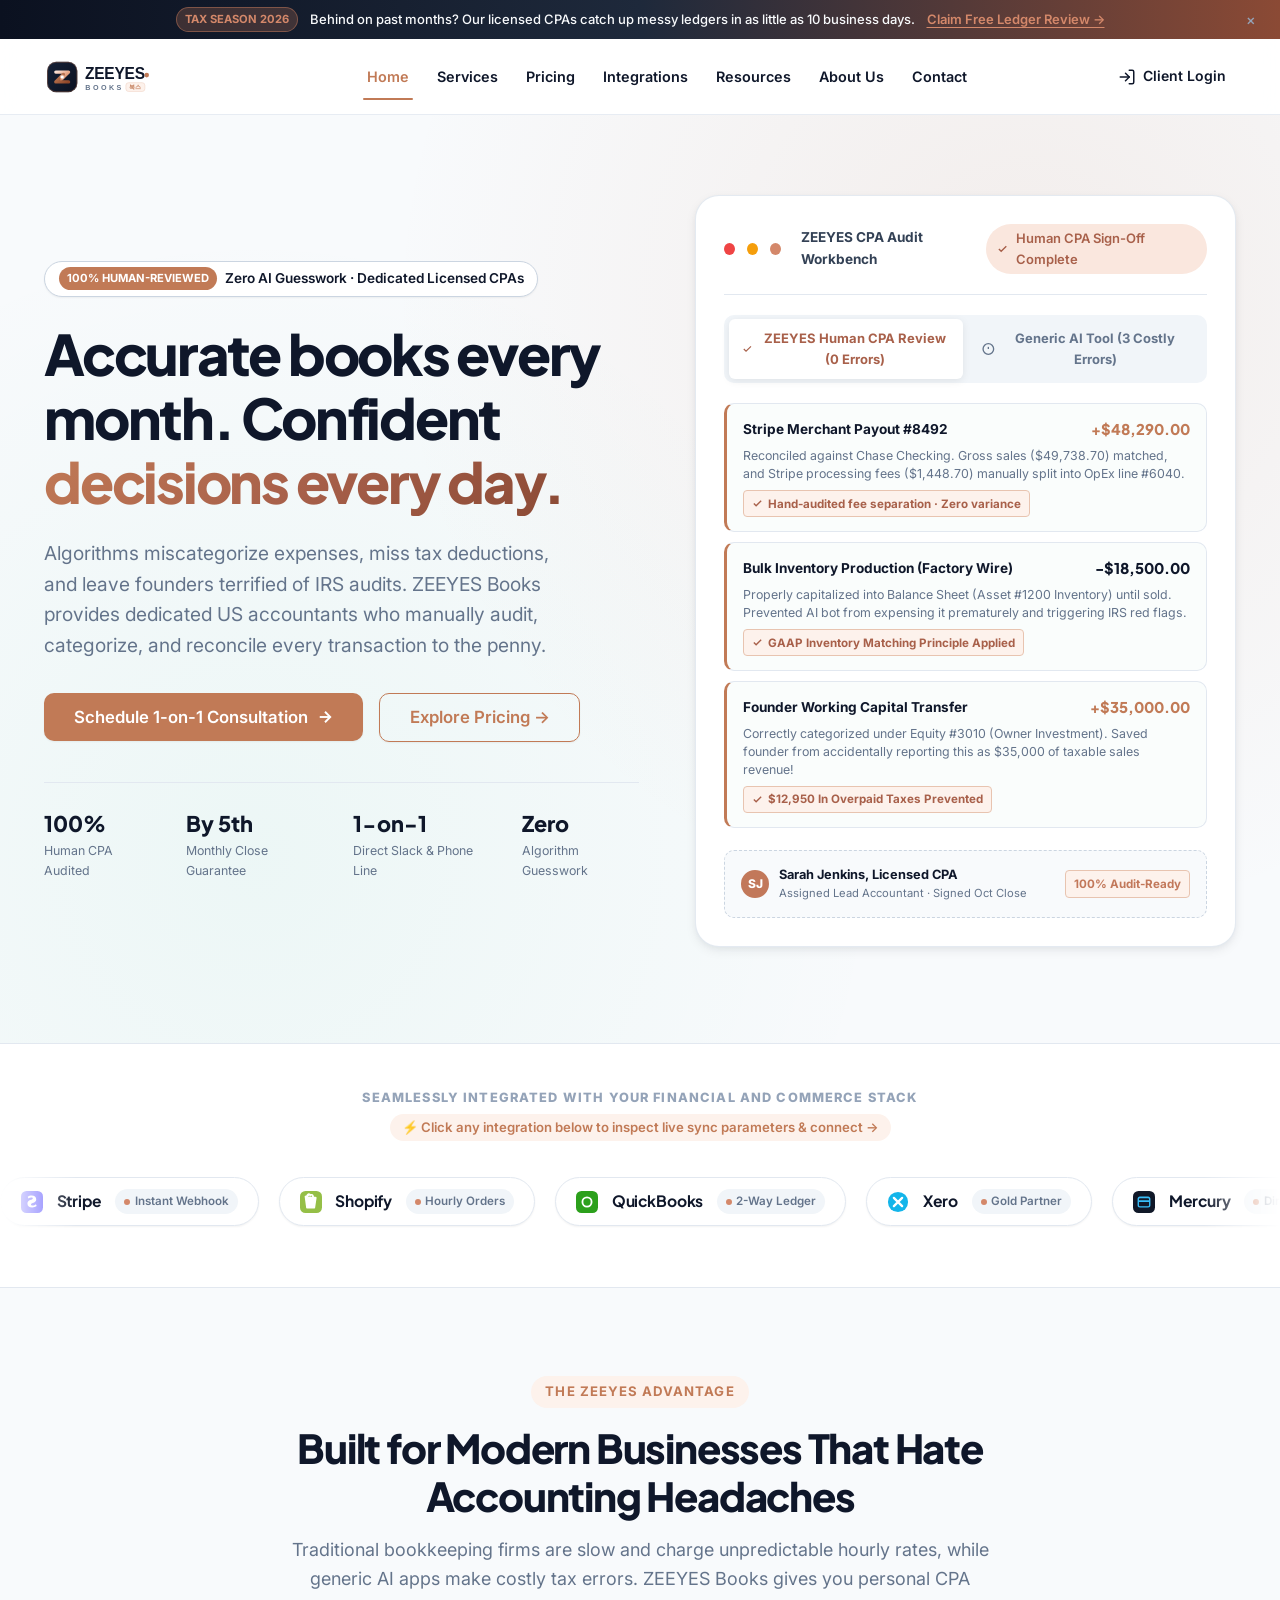
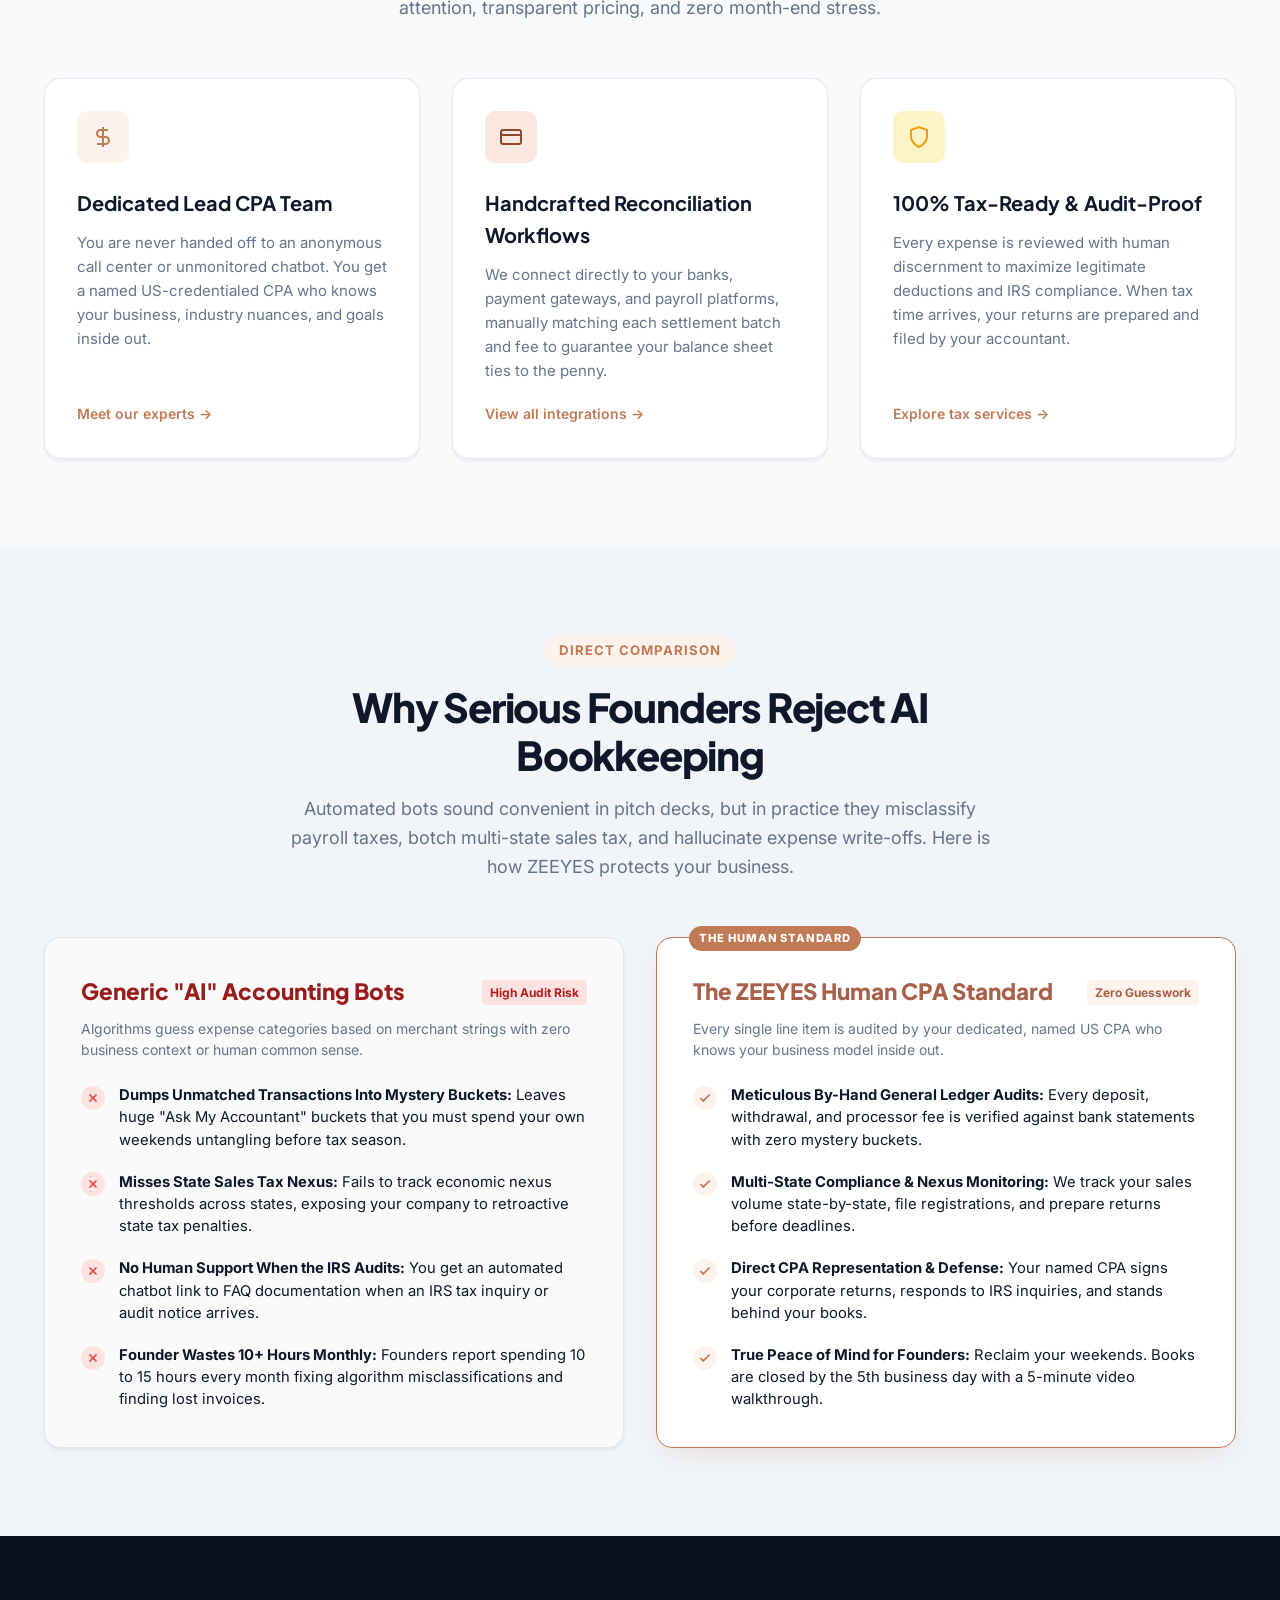
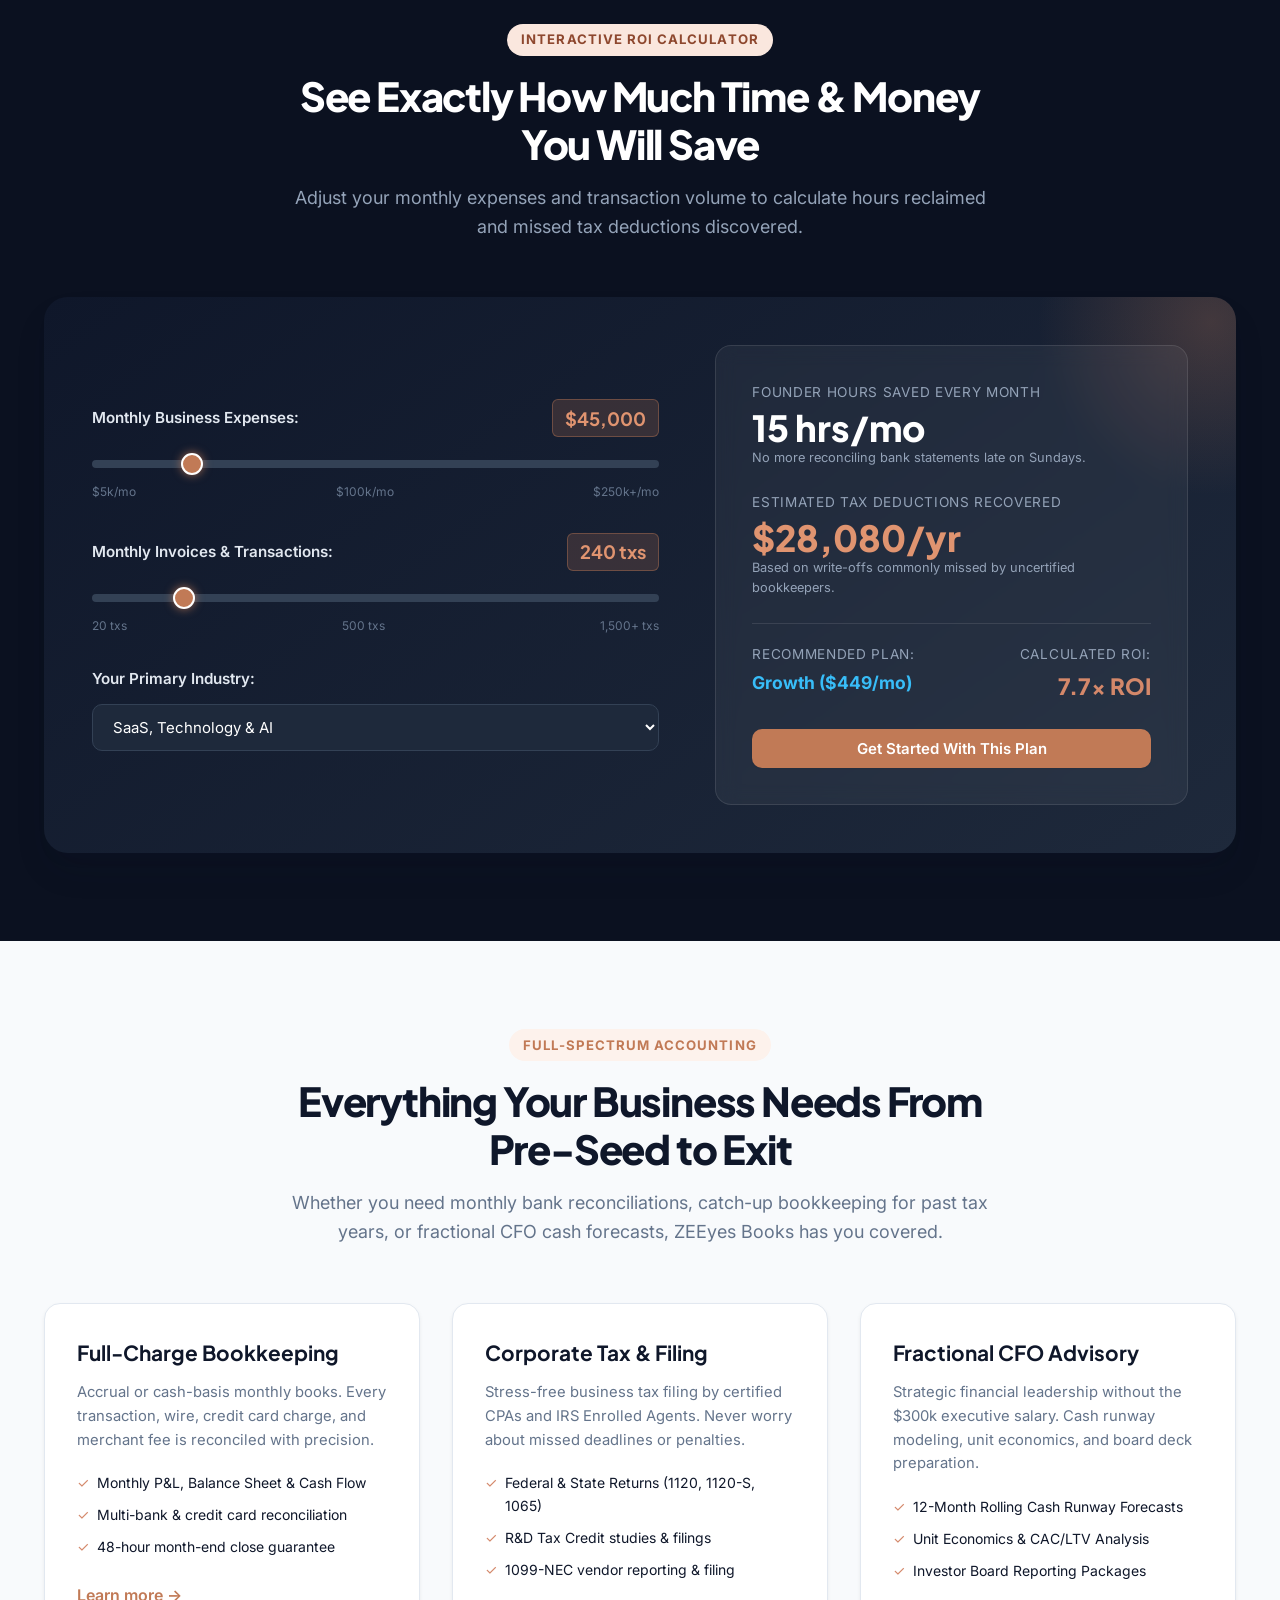
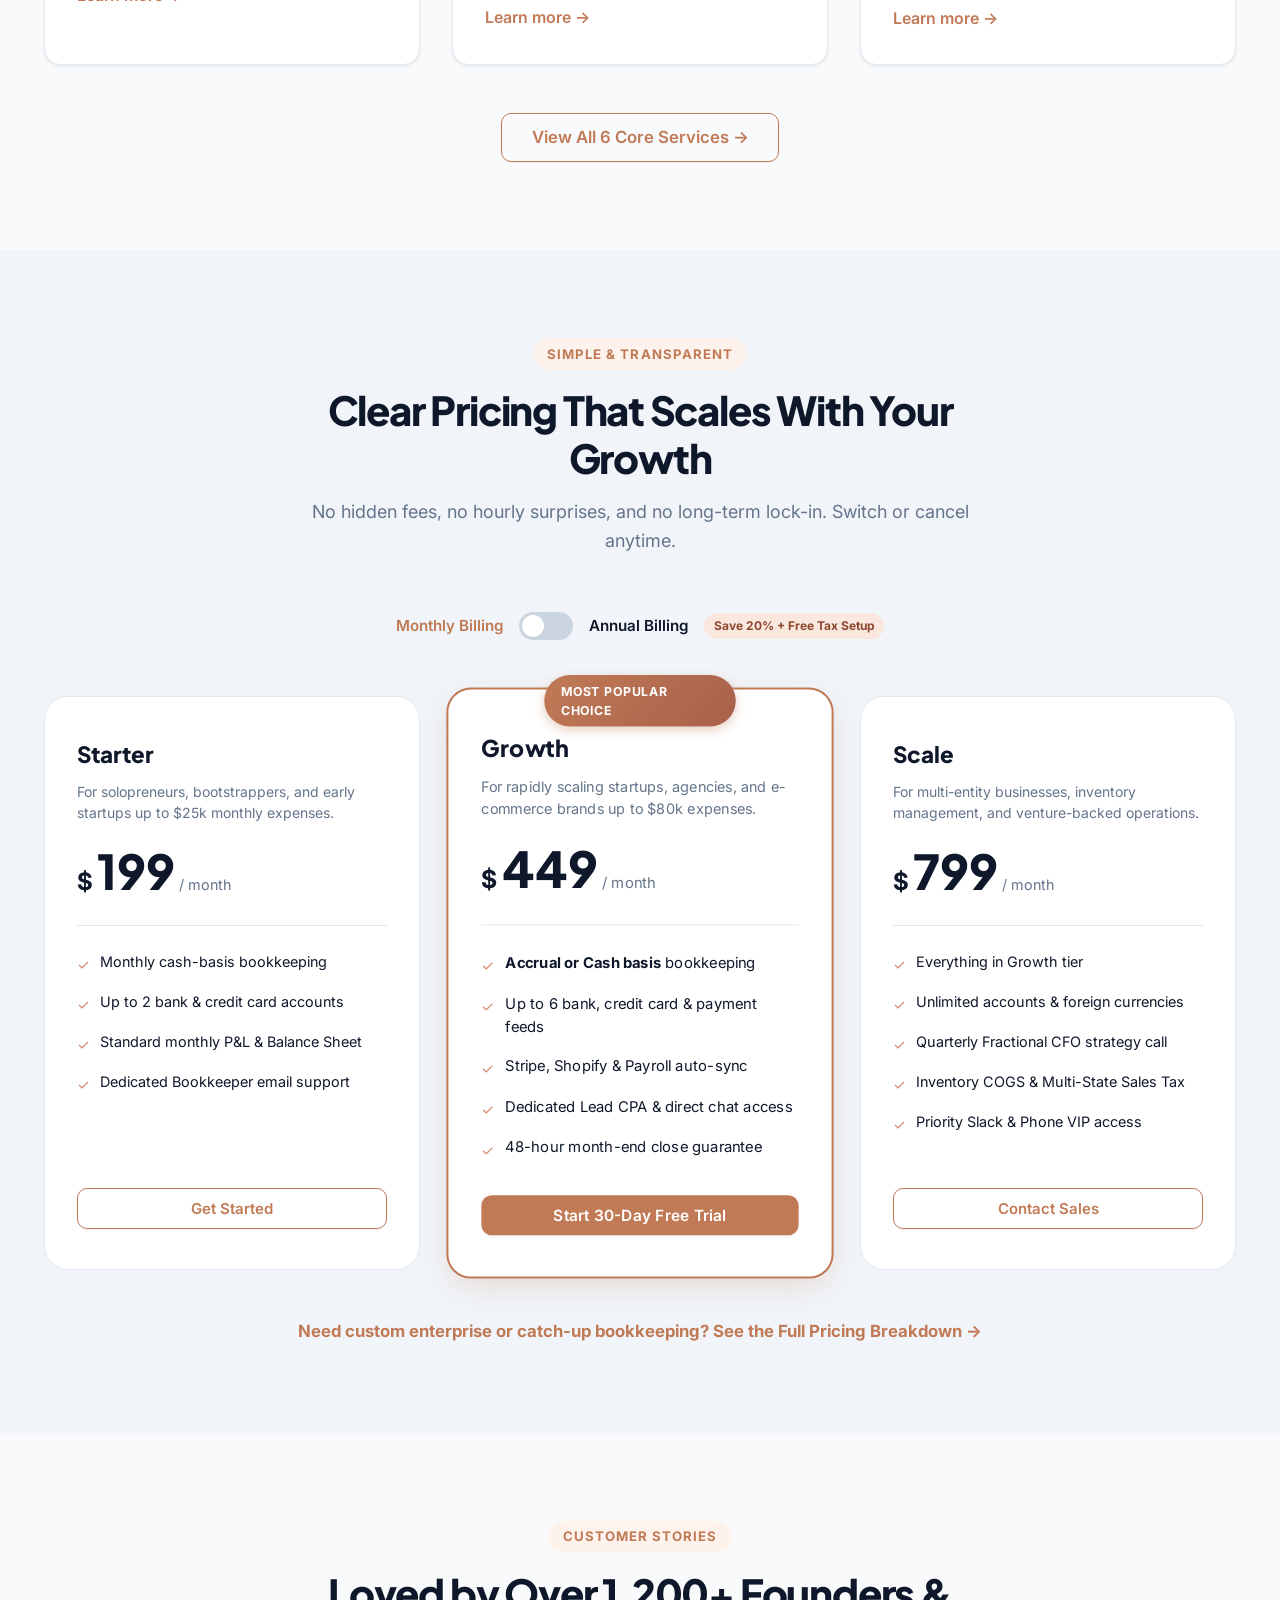
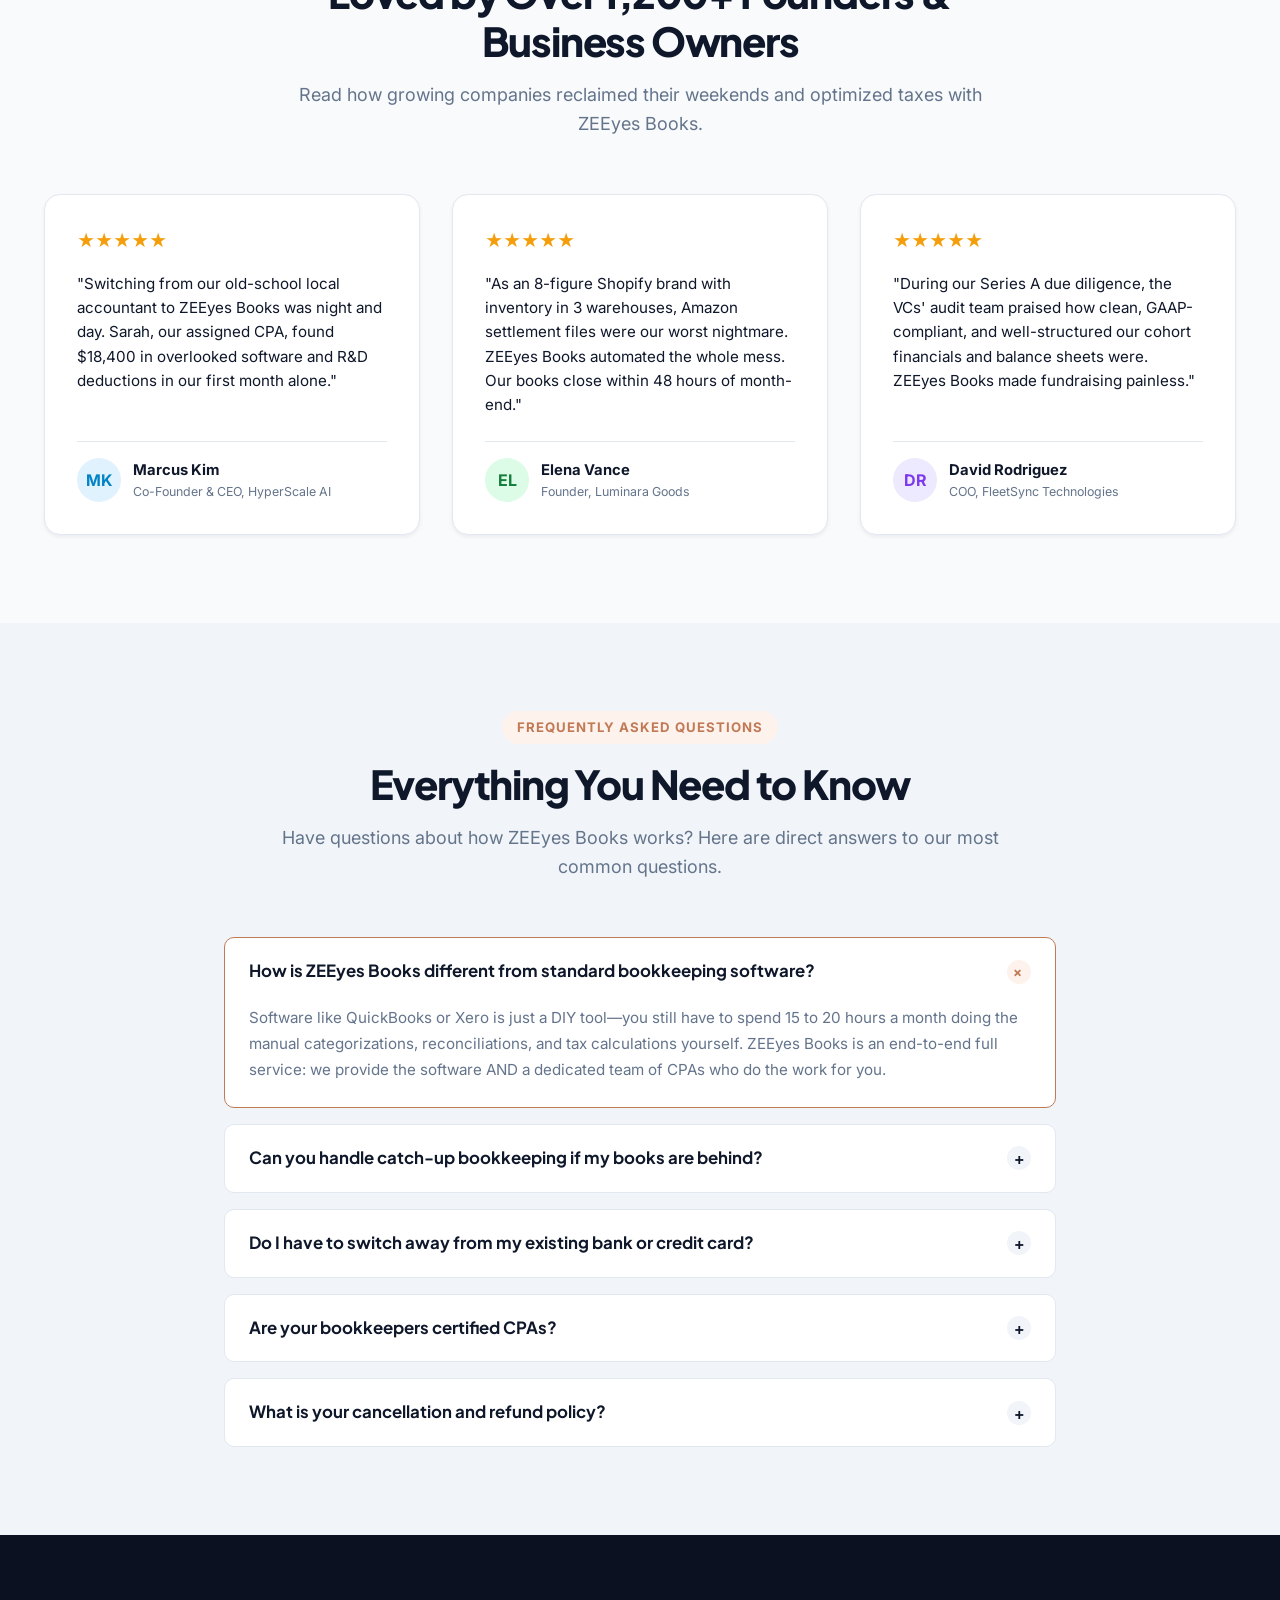
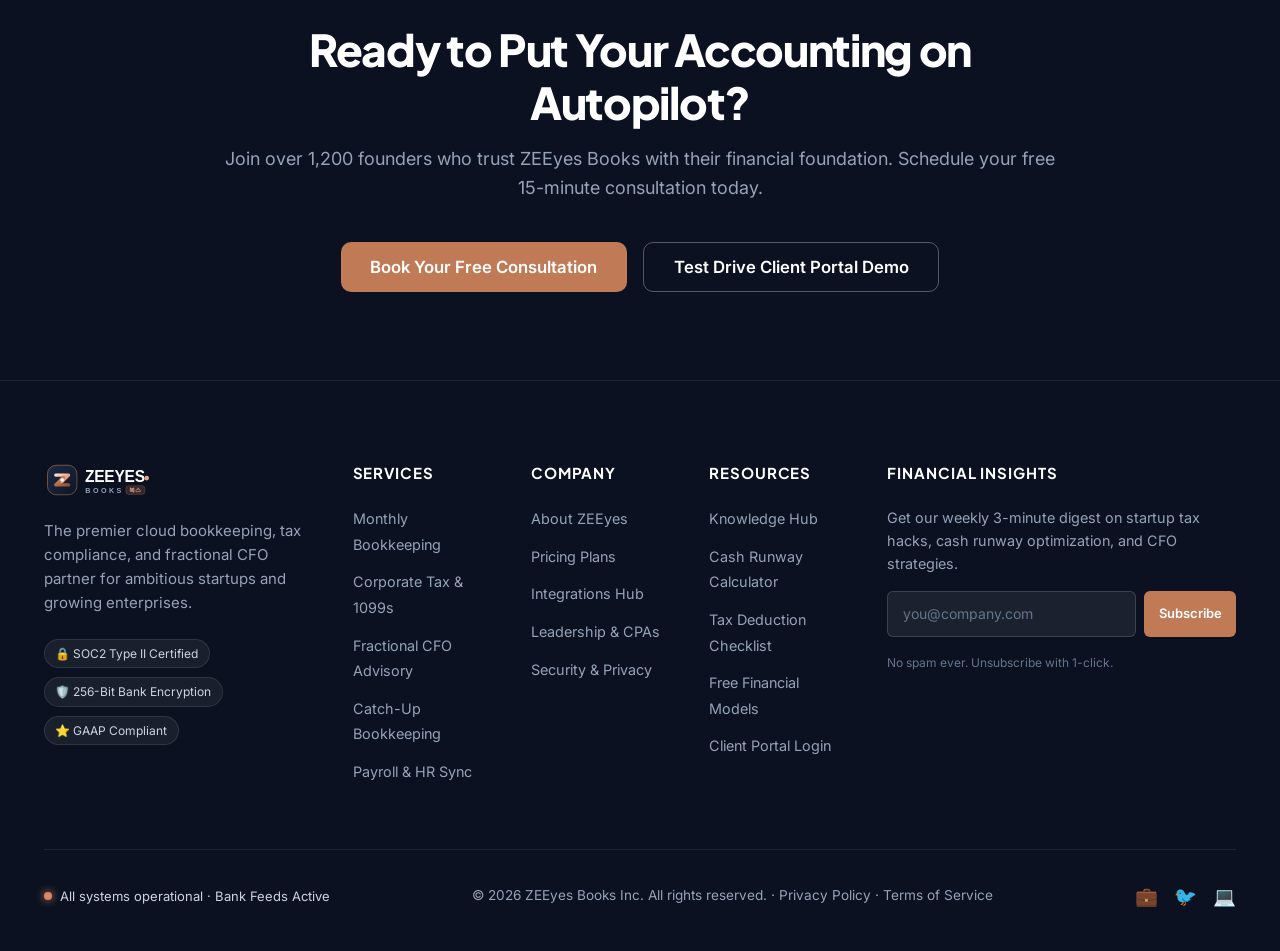
<file: index.html>
<!DOCTYPE html>
<html lang="en">

<head>
  <meta charset="UTF-8">
  <meta name="viewport" content="width=device-width, initial-scale=1.0">
  <title>ZEEYES Books | Modern Bookkeeping, Tax &amp; Financial Advisory for Growing Businesses</title>
  <meta name="description"
    content="ZEEYES Books combines powerful automated software with dedicated expert CPAs to deliver spotless books, real-time financial clarity, and effortless tax filing.">

  <!-- Google Fonts: Inter &amp; Plus Jakarta Sans -->
  <link rel="preconnect" href="https://fonts.googleapis.com">
  <link rel="preconnect" href="https://fonts.gstatic.com" crossorigin>
  <link
    href="https://fonts.googleapis.com/css2?family=Inter:wght@400;500;600;700&amp;family=Plus+Jakarta+Sans:wght@600;700;800&amp;display=swap"
    rel="stylesheet">

  <!-- CSS Stylesheets -->
  <link rel="stylesheet" href="css/style.css">
  <link rel="stylesheet" href="css/components.css">
  <link rel="stylesheet" href="css/pages.css">
  <link rel="stylesheet" href="css/responsive.css">
</head>

<body>

  <!-- Announcement Topbar -->
  <div class="topbar">
    <div class="topbar-content">
      <span class="topbar-badge">TAX SEASON 2026</span>
      <span>Behind on past months? Our licensed CPAs catch up messy ledgers in as little as 10 business days.</span>
      <a href="pricing.html">Claim Free Ledger Review &rarr;</a>
    </div>
    <button class="topbar-close" aria-label="Close Announcement">&times;</button>
  </div>

  <!-- Main Navigation Header -->
  <header class="header">
    <div class="container nav-container">
      <a href="index.html" class="brand-logo" aria-label="ZEEYES Books Home">
        <img src="assets/images/logo.svg" alt="ZEEYES Books Logo" width="165" height="38">
      </a>

      <!-- Desktop Nav Links -->
      <nav class="nav-links">
        <div class="nav-item"><a href="index.html" class="nav-link active">Home</a></div>
        <div class="nav-item"><a href="services.html" class="nav-link">Services</a></div>
        <div class="nav-item"><a href="pricing.html" class="nav-link">Pricing</a></div>
        <div class="nav-item"><a href="integrations.html" class="nav-link">Integrations</a></div>
        <div class="nav-item"><a href="resources.html" class="nav-link">Resources</a></div>
        <div class="nav-item"><a href="about.html" class="nav-link">About Us</a></div>
        <div class="nav-item"><a href="contact.html" class="nav-link">Contact</a></div>
      </nav>

      <!-- Nav Actions -->
      <div class="nav-actions">
        <a href="login.html" class="login-link">
          <svg width="18" height="18" viewBox="0 0 24 24" fill="none" stroke="currentColor" stroke-width="2"
            stroke-linecap="round" stroke-linejoin="round">
            <path d="M15 3h4a2 2 0 0 1 2 2v14a2 2 0 0 1-2 2h-4" />
            <polyline points="10 17 15 12 10 7" />
            <line x1="15" y1="12" x2="3" y2="12" />
          </svg>
          Client Login
        </a>
        
        <button class="mobile-menu-toggle" aria-label="Toggle Navigation Menu">&#9776;</button>
      </div>
    </div>
  </header>

  <!-- Mobile Navigation Drawer -->
  <div class="mobile-drawer-backdrop"></div>
  <aside class="mobile-drawer">
    <div class="drawer-header">
      <img src="assets/images/logo.svg" alt="ZEEYES Books" width="140" height="32">
      <button class="drawer-close" aria-label="Close Menu">&times;</button>
    </div>
    <div class="mobile-nav-links">
      <a href="index.html" class="active">Home</a>
      <a href="services.html">Services</a>
      <a href="pricing.html">Pricing</a>
      <a href="integrations.html">Integrations</a>
      <a href="resources.html">Resources</a>
      <a href="about.html">About Us</a>
      <a href="contact.html">Contact Us</a>
      <a href="login.html" style="color: var(--color-primary); font-weight: 700;">Client Login &rarr;</a>
    </div>
    <div style="margin-top: auto; display: flex; flex-direction: column; gap: 0.75rem;">
      <button class="btn btn-primary btn-block" data-modal-target="consultation-modal">Book a 1-on-1
        Consultation</button>
      <a href="login.html" class="btn btn-outline btn-block">Client Sign In</a>
    </div>
  </aside>

  <!-- Main Hero Section -->
  <main>
    <section class="hero">
      <div class="container hero-grid">
        <div class="hero-content">
          <div class="hero-badge">
            <span class="hero-badge-tag">100% Human-Reviewed</span>
            <span>Zero AI Guesswork &middot; Dedicated Licensed CPAs</span>
          </div>
          <h1 class="hero-title">
            Accurate books every month. Confident<br>
            <span class="gradient-text">decisions every day.</span>
          </h1>
          <p class="hero-description">
            Algorithms miscategorize expenses, miss tax deductions, and leave founders terrified of IRS audits. ZEEYES
            Books provides dedicated US accountants who manually audit, categorize, and reconcile every transaction to
            the penny.
          </p>
          <div class="hero-cta-group">
            <button class="btn btn-primary btn-lg" data-modal-target="consultation-modal">
              Schedule 1-on-1 Consultation
              <svg width="18" height="18" viewBox="0 0 24 24" fill="none" stroke="currentColor" stroke-width="2.5">
                <line x1="5" y1="12" x2="19" y2="12" />
                <polyline points="12 5 19 12 12 19" />
              </svg>
            </button>
            <a href="pricing.html" class="btn btn-outline btn-lg">Explore Pricing &rarr;</a>
          </div>
          <div class="hero-trust-metrics">
            <div class="trust-metric-item">
              <span class="trust-metric-val">100%</span>
              <span class="trust-metric-label">Human CPA Audited</span>
            </div>
            <div class="trust-metric-item">
              <span class="trust-metric-val">By 5th</span>
              <span class="trust-metric-label">Monthly Close Guarantee</span>
            </div>
            <div class="trust-metric-item">
              <span class="trust-metric-val">1-on-1</span>
              <span class="trust-metric-label">Direct Slack &amp; Phone Line</span>
            </div>
            <div class="trust-metric-item">
              <span class="trust-metric-val">Zero</span>
              <span class="trust-metric-label">Algorithm Guesswork</span>
            </div>
          </div>
        </div>

        <!-- Interactive Hero Visual: Handcrafted CPA Audit Station -->
        <div class="hero-mockup-wrapper">
          <!-- Live Dashboard Mock / Audit Workbench -->
          <div class="hero-dashboard-mock">
            <div class="mock-header">
              <div style="display: flex; align-items: center; gap: 0.75rem;">
                <div style="width: 12px; height: 12px; border-radius: 50%; background: #ef4444;"></div>
                <div style="width: 12px; height: 12px; border-radius: 50%; background: #f59e0b;"></div>
                <div style="width: 12px; height: 12px; border-radius: 50%; background: #d4886a;"></div>
                <span style="font-size: 0.85rem; font-weight: 700; color: #334155; margin-left: 0.5rem;">
                  ZEEYES CPA Audit Workbench
                </span>
              </div>
              <span class="mock-status">
                <svg width="12" height="12" viewBox="0 0 24 24" fill="none" stroke="currentColor" stroke-width="3">
                  <polyline points="20 6 9 17 4 12" />
                </svg>
                Human CPA Sign-Off Complete
              </span>
            </div>

            <!-- Mode Switcher: Compare ZEEYES CPA vs Generic AI Bot -->
            <div class="audit-switcher-bar">
              <button type="button" id="tab-audit-human" class="audit-tab-btn human-btn active">
                <svg width="14" height="14" viewBox="0 0 24 24" fill="none" stroke="currentColor" stroke-width="2.5">
                  <polyline points="20 6 9 17 4 12" />
                </svg>
                ZEEYES Human CPA Review (0 Errors)
              </button>
              <button type="button" id="tab-audit-ai" class="audit-tab-btn ai-btn">
                <svg width="14" height="14" viewBox="0 0 24 24" fill="none" stroke="currentColor" stroke-width="2.5">
                  <circle cx="12" cy="12" r="10" />
                  <line x1="12" y1="8" x2="12" y2="12" />
                  <line x1="12" y1="16" x2="12.01" y2="16" />
                </svg>
                Generic AI Tool (3 Costly Errors)
              </button>
            </div>

            <!-- Panel 1: ZEEYES Human CPA Mode -->
            <div id="panel-audit-human" class="audit-ledger-panel">
              <div class="audit-entry-card human-verified">
                <div class="audit-entry-top">
                  <span class="audit-entry-title">Stripe Merchant Payout #8492</span>
                  <span class="audit-entry-amount positive">+$48,290.00</span>
                </div>
                <div class="audit-entry-desc">
                  Reconciled against Chase Checking. Gross sales ($49,738.70) matched, and Stripe processing fees
                  ($1,448.70) manually split into OpEx line #6040.
                </div>
                <span class="audit-entry-tag tag-safe">
                  <svg width="11" height="11" viewBox="0 0 24 24" fill="none" stroke="currentColor" stroke-width="3">
                    <polyline points="20 6 9 17 4 12" />
                  </svg>
                  Hand-audited fee separation &middot; Zero variance
                </span>
              </div>

              <div class="audit-entry-card human-verified">
                <div class="audit-entry-top">
                  <span class="audit-entry-title">Bulk Inventory Production (Factory Wire)</span>
                  <span class="audit-entry-amount negative">-$18,500.00</span>
                </div>
                <div class="audit-entry-desc">
                  Properly capitalized into Balance Sheet (Asset #1200 Inventory) until sold. Prevented AI bot from
                  expensing it prematurely and triggering IRS red flags.
                </div>
                <span class="audit-entry-tag tag-safe">
                  <svg width="11" height="11" viewBox="0 0 24 24" fill="none" stroke="currentColor" stroke-width="3">
                    <polyline points="20 6 9 17 4 12" />
                  </svg>
                  GAAP Inventory Matching Principle Applied
                </span>
              </div>

              <div class="audit-entry-card human-verified">
                <div class="audit-entry-top">
                  <span class="audit-entry-title">Founder Working Capital Transfer</span>
                  <span class="audit-entry-amount positive">+$35,000.00</span>
                </div>
                <div class="audit-entry-desc">
                  Correctly categorized under Equity #3010 (Owner Investment). Saved founder from accidentally reporting
                  this as $35,000 of taxable sales revenue!
                </div>
                <span class="audit-entry-tag tag-safe">
                  <svg width="11" height="11" viewBox="0 0 24 24" fill="none" stroke="currentColor" stroke-width="3">
                    <polyline points="20 6 9 17 4 12" />
                  </svg>
                  $12,950 In Overpaid Taxes Prevented
                </span>
              </div>

              <!-- CPA Sign-Off Seal -->
              <div class="cpa-seal-card">
                <div style="display: flex; align-items: center; gap: 0.65rem;">
                  <div>
                    <div
                      style="width: 28px; height: 28px; border-radius: 50%; background: #c2785a; color: #fff; display: flex; align-items: center; justify-content: center; font-size: 0.75rem; font-weight: 800;">
                      SJ</div>
                  </div>
                  <div>
                    <div style="font-size: 0.8rem; font-weight: 700; color: #0f172a;">Sarah Jenkins, Licensed CPA</div>
                    <div style="font-size: 0.7rem; color: #64748b;">Assigned Lead Accountant &middot; Signed Oct Close
                    </div>
                  </div>
                </div>
                <span
                  style="font-size: 0.725rem; font-weight: 700; color: #c2785a; background: #fdf2ec; border: 1px solid #e8c4b0; padding: 0.25rem 0.5rem; border-radius: 4px;">100%
                  Audit-Ready</span>
              </div>
            </div>

            <!-- Panel 2: Typical AI Tool Mode -->
            <div id="panel-audit-ai" class="audit-ledger-panel" style="display: none;">
              <div class="audit-entry-card ai-error">
                <div class="audit-entry-top">
                  <span class="audit-entry-title">Stripe Merchant Payout #8492</span>
                  <span class="audit-entry-amount positive">+$48,290.00</span>
                </div>
                <div class="audit-entry-desc">
                  AI algorithm dumped the net lump payout into "Uncategorized Income". Failed to record $1,448.70
                  merchant fee as a tax write-off. Ledger is out of balance with bank feed!
                </div>
                <span class="audit-entry-tag tag-danger">
                  <svg width="11" height="11" viewBox="0 0 24 24" fill="none" stroke="currentColor" stroke-width="3">
                    <circle cx="12" cy="12" r="10" />
                    <line x1="15" y1="9" x2="9" y2="15" />
                    <line x1="9" y1="9" x2="15" y2="15" />
                  </svg>
                  Lost Tax Write-Off &amp; Unbalanced Cash
                </span>
              </div>

              <div class="audit-entry-card ai-error">
                <div class="audit-entry-top">
                  <span class="audit-entry-title">Bulk Inventory Production (Factory Wire)</span>
                  <span class="audit-entry-amount negative">-$18,500.00</span>
                </div>
                <div class="audit-entry-desc">
                  AI algorithm automatically marked wire as "Office Supplies / General Expense". Severe GAAP violation:
                  claiming inventory as immediate expense will trigger IRS penalty.
                </div>
                <span class="audit-entry-tag tag-danger">
                  <svg width="11" height="11" viewBox="0 0 24 24" fill="none" stroke="currentColor" stroke-width="3">
                    <circle cx="12" cy="12" r="10" />
                    <line x1="15" y1="9" x2="9" y2="15" />
                    <line x1="9" y1="9" x2="15" y2="15" />
                  </svg>
                  Severe IRS Audit Vulnerability
                </span>
              </div>

              <div class="audit-entry-card ai-error">
                <div class="audit-entry-top">
                  <span class="audit-entry-title">Founder Working Capital Transfer</span>
                  <span class="audit-entry-amount positive">+$35,000.00</span>
                </div>
                <div class="audit-entry-desc">
                  AI algorithm labeled this incoming wire as "Sales Revenue". The company would pay ~37% in corporate
                  tax on the founder's own personal money!
                </div>
                <span class="audit-entry-tag tag-danger">
                  <svg width="11" height="11" viewBox="0 0 24 24" fill="none" stroke="currentColor" stroke-width="3">
                    <circle cx="12" cy="12" r="10" />
                    <line x1="15" y1="9" x2="9" y2="15" />
                    <line x1="9" y1="9" x2="15" y2="15" />
                  </svg>
                  $12,950 In False Tax Liability
                </span>
              </div>

              <div
                style="padding: 0.75rem 1rem; background: #fee2e2; border: 1px solid #fecaca; border-radius: var(--radius-md); font-size: 0.775rem; color: #991b1b; display: flex; align-items: center; justify-content: space-between;">
                <span><strong>Risk Summary:</strong> 3 algorithmic errors would cost you $14,398 and trigger an IRS
                  audit.</span>
                <span style="font-weight: 700;">No Human Checked This</span>
              </div>
            </div>

          </div>
        </div>
      </div>
    </section>

    <!-- Trusted By / Working Interactive Logos Marquee Section -->
    <section class="logos-section">
      <div class="container logos-header-bar">
        <div class="logos-title">Seamlessly integrated with your financial and commerce stack</div>
        <a href="integrations.html" class="logos-hint" title="View all supported integrations">
          <span>⚡ Click any integration below to inspect live sync parameters &amp; connect &rarr;</span>
        </a>
      </div>

      <!-- Infinite Interactive Marquee Track -->
      <div class="marquee-wrapper">
        <div class="marquee-track">
          <!-- Item 1: Stripe -->
          <div class="partner-badge-card" onclick="openIntegrationById('stripe')" role="button" tabindex="0"
            title="Click to inspect Stripe integration">
            <div class="partner-logo-svg">
              <svg viewBox="0 0 24 24" width="22" height="22">
                <rect width="24" height="24" rx="6" fill="#635BFF" />
                <path
                  d="M12.9 8.2c0-.7-.6-1.1-1.5-1.1-1.3 0-2.4.5-3.3 1.1l-.8-2c1.1-.7 2.6-1.2 4.3-1.2 3.1 0 5 1.6 5 4.3 0 4.1-5.7 3.5-5.7 5.3 0 .8.7 1.2 1.7 1.2 1.5 0 2.8-.7 3.7-1.4l.8 2c-1.2.9-2.9 1.5-4.8 1.5-3.2 0-5.3-1.6-5.3-4.3.1-4.3 5.8-3.7 5.8-5.4z"
                  fill="#FFFFFF" />
              </svg>
            </div>
            <span class="partner-name">Stripe</span>
            <span class="partner-status-tag"><span class="partner-status-dot"></span>Instant Webhook</span>
          </div>

          <!-- Item 2: Shopify -->
          <div class="partner-badge-card" onclick="openIntegrationById('shopify')" role="button" tabindex="0"
            title="Click to inspect Shopify integration">
            <div class="partner-logo-svg">
              <svg viewBox="0 0 24 24" width="22" height="22">
                <rect width="24" height="24" rx="6" fill="#95BF47" />
                <path
                  d="M17.4 6.7c-.1-.3-.3-.4-.5-.4h-1.6c-.1-.7-.4-2.1-1.5-2.7-.4-.3-.9-.4-1.4-.4-.3 0-.6.1-.8.2-.5-.6-1.3-.9-2.1-.9-.2 0-.4 0-.6.1-.9.3-1.6 1.1-2 2.3l-1.3.4c-.4.1-.6.5-.5.9l1.6 12.1c.1.4.4.7.8.7h8.2c.4 0 .8-.3.8-.7l1.7-11.4c0-.1 0-.1 0-.2zM12.4 4.8c.6.3.8 1.2.9 1.6h-2.3c.3-1 .9-1.5 1.4-1.6zm-1.8 1.6H8.9c.3-.8.8-1.3 1.4-1.5.2.4.3 1 .3 1.5z"
                  fill="#FFFFFF" />
              </svg>
            </div>
            <span class="partner-name">Shopify</span>
            <span class="partner-status-tag"><span class="partner-status-dot"></span>Hourly Orders</span>
          </div>

          <!-- Item 3: QuickBooks -->
          <div class="partner-badge-card" onclick="openIntegrationById('qbo')" role="button" tabindex="0"
            title="Click to inspect QuickBooks integration">
            <div class="partner-logo-svg">
              <svg viewBox="0 0 24 24" width="22" height="22">
                <rect width="24" height="24" rx="6" fill="#2CA01C" />
                <path
                  d="M6 12a6 6 0 0 0 6 6v-2a4 4 0 0 1-4-4 4 4 0 0 1 4-4V6a6 6 0 0 0-6 6zm12 0a6 6 0 0 0-6-6v2a4 4 0 0 1 4 4 4 4 0 0 1-4 4v2a6 6 0 0 0 6-6z"
                  fill="#FFFFFF" />
              </svg>
            </div>
            <span class="partner-name">QuickBooks</span>
            <span class="partner-status-tag"><span class="partner-status-dot"></span>2-Way Ledger</span>
          </div>

          <!-- Item 4: Xero -->
          <div class="partner-badge-card" onclick="openIntegrationById('xero')" role="button" tabindex="0"
            title="Click to inspect Xero integration">
            <div class="partner-logo-svg">
              <svg viewBox="0 0 24 24" width="22" height="22">
                <circle cx="12" cy="12" r="11" fill="#13B5EA" />
                <path d="M7.5 7.5l9 9m0-9l-9 9" stroke="#FFFFFF" stroke-width="2.5" stroke-linecap="round" />
              </svg>
            </div>
            <span class="partner-name">Xero</span>
            <span class="partner-status-tag"><span class="partner-status-dot"></span>Gold Partner</span>
          </div>

          <!-- Item 5: Mercury -->
          <div class="partner-badge-card" onclick="openIntegrationById('mercury')" role="button" tabindex="0"
            title="Click to inspect Mercury integration">
            <div class="partner-logo-svg">
              <svg viewBox="0 0 24 24" width="22" height="22">
                <rect width="24" height="24" rx="6" fill="#101828" />
                <path
                  d="M5 8.5C5 7.1 6.1 6 7.5 6h9C17.9 6 19 7.1 19 8.5v7c0 1.4-1.1 2.5-2.5 2.5h-9C6.1 18 5 16.9 5 15.5v-7zm2.5-.5a1 1 0 0 0-1 1v1h11V9a1 1 0 0 0-1-1h-9zm10 4H6.5v3.5a1 1 0 0 0 1 1h9a1 1 0 0 0 1-1V12z"
                  fill="#38BDF8" />
              </svg>
            </div>
            <span class="partner-name">Mercury</span>
            <span class="partner-status-tag"><span class="partner-status-dot"></span>Direct API</span>
          </div>

          <!-- Item 6: Gusto -->
          <div class="partner-badge-card" onclick="openIntegrationById('gusto')" role="button" tabindex="0"
            title="Click to inspect Gusto integration">
            <div class="partner-logo-svg">
              <svg viewBox="0 0 24 24" width="22" height="22">
                <rect width="24" height="24" rx="6" fill="#F45D48" />
                <path
                  d="M12 5.5l5 2.5v4.5c0 3.5-2.3 6.6-5 7.5-2.7-.9-5-4-5-7.5V8l5-2.5zm0 2.2L9 9.2v3.3c0 2.4 1.5 4.6 3 5.3 1.5-.7 3-2.9 3-5.3V9.2l-3-1.5z"
                  fill="#FFFFFF" />
              </svg>
            </div>
            <span class="partner-name">Gusto</span>
            <span class="partner-status-tag"><span class="partner-status-dot"></span>Payroll &amp; HR</span>
          </div>

          <!-- Item 7: Plaid -->
          <div class="partner-badge-card" onclick="openIntegrationById('plaid')" role="button" tabindex="0"
            title="Click to inspect Plaid integration">
            <div class="partner-logo-svg">
              <svg viewBox="0 0 24 24" width="22" height="22">
                <rect width="24" height="24" rx="6" fill="#000000" />
                <path d="M6 6h4v4H6V6zm8 0h4v4h-4V6zm-8 8h4v4H6v-4zm8 0h4v4h-4v-4z" fill="#FFFFFF" />
              </svg>
            </div>
            <span class="partner-name">Plaid</span>
            <span class="partner-status-tag"><span class="partner-status-dot"></span>12,000+ Banks</span>
          </div>

          <!-- Item 8: Brex -->
          <div class="partner-badge-card" onclick="openIntegrationById('brex')" role="button" tabindex="0"
            title="Click to inspect Brex integration">
            <div class="partner-logo-svg">
              <svg viewBox="0 0 24 24" width="22" height="22">
                <rect width="24" height="24" rx="6" fill="#F16548" />
                <text x="12" y="16" fill="#FFFFFF" font-family="'Plus Jakarta Sans', sans-serif" font-weight="900"
                  font-size="12" text-anchor="middle">B</text>
              </svg>
            </div>
            <span class="partner-name">Brex</span>
            <span class="partner-status-tag"><span class="partner-status-dot"></span>Corporate Card</span>
          </div>

          <!-- Item 9: Ramp -->
          <div class="partner-badge-card" onclick="openIntegrationById('ramp')" role="button" tabindex="0"
            title="Click to inspect Ramp integration">
            <div class="partner-logo-svg">
              <svg viewBox="0 0 24 24" width="22" height="22">
                <rect width="24" height="24" rx="6" fill="#161616" />
                <path d="M7 15l5-6 5 6" stroke="#D1E838" stroke-width="2.5" stroke-linecap="round"
                  stroke-linejoin="round" fill="none" />
              </svg>
            </div>
            <span class="partner-name">Ramp</span>
            <span class="partner-status-tag"><span class="partner-status-dot"></span>Auto Receipts</span>
          </div>
          <!-- Duplicate items omitted for brevity -->
        </div>
      </div>
    </section>

    <!-- Why ZEEYES Books? (Value Pillars) -->
    <section class="section">
      <div class="container">
        <div class="section-header">
          <span class="section-tag">The ZEEYES Advantage</span>
          <h2 class="section-title">Built for Modern Businesses That Hate Accounting Headaches</h2>
          <p class="section-subtitle">
            Traditional bookkeeping firms are slow and charge unpredictable hourly rates, while generic AI apps make
            costly tax errors. ZEEYES Books gives you personal CPA attention, transparent pricing, and zero month-end
            stress.
          </p>
        </div>

        <div style="display: grid; grid-template-columns: repeat(3, 1fr); gap: 2rem;">
          <!-- Pillar 1 -->
          <div class="card feature-card">
            <div class="feature-icon-wrapper">
              <svg width="24" height="24" viewBox="0 0 24 24" fill="none" stroke="currentColor" stroke-width="2">
                <path d="M12 2v20M17 5H9.5a3.5 3.5 0 0 0 0 7h5a3.5 3.5 0 0 1 0 7H6" />
              </svg>
            </div>
            <h3>Dedicated Lead CPA Team</h3>
            <p>You are never handed off to an anonymous call center or unmonitored chatbot. You get a named
              US-credentialed CPA who knows your business, industry nuances, and goals inside out.</p>
            <a href="about.html" class="feature-link">Meet our experts &rarr;</a>
          </div>

          <!-- Pillar 2 -->
          <div class="card feature-card">
            <div class="feature-icon-wrapper emerald">
              <svg width="24" height="24" viewBox="0 0 24 24" fill="none" stroke="currentColor" stroke-width="2">
                <rect x="2" y="5" width="20" height="14" rx="2" />
                <line x1="2" y1="10" x2="22" y2="10" />
              </svg>
            </div>
            <h3>Handcrafted Reconciliation Workflows</h3>
            <p>We connect directly to your banks, payment gateways, and payroll platforms, manually matching each
              settlement batch and fee to guarantee your balance sheet ties to the penny.</p>
            <a href="integrations.html" class="feature-link">View all integrations &rarr;</a>
          </div>

          <!-- Pillar 3 -->
          <div class="card feature-card">
            <div class="feature-icon-wrapper warning">
              <svg width="24" height="24" viewBox="0 0 24 24" fill="none" stroke="currentColor" stroke-width="2">
                <path d="M12 22s8-4 8-10V5l-8-3-8 3v7c0 6 8 10 8 10z" />
              </svg>
            </div>
            <h3>100% Tax-Ready &amp; Audit-Proof</h3>
            <p>Every expense is reviewed with human discernment to maximize legitimate deductions and IRS compliance.
              When tax time arrives, your returns are prepared and filed by your accountant.</p>
            <a href="services.html" class="feature-link">Explore tax services &rarr;</a>
          </div>
        </div>
      </div>
    </section>

    <!-- Direct Comparison Section -->
    <section class="section section-subtle">
      <div class="container">
        <div class="section-header">
          <span class="section-tag">Direct Comparison</span>
          <h2 class="section-title">Why Serious Founders Reject AI Bookkeeping</h2>
          <p class="section-subtitle">
            Automated bots sound convenient in pitch decks, but in practice they misclassify payroll taxes, botch
            multi-state sales tax, and hallucinate expense write-offs. Here is how ZEEYES protects your business.
          </p>
        </div>

        <div class="comparison-grid">
          <!-- AI Bookkeeping Software Column -->
          <div class="comparison-box ai-box">
            <div style="display: flex; align-items: center; justify-content: space-between; margin-bottom: 0.5rem;">
              <h3 style="font-family: var(--font-display); font-size: 1.4rem; font-weight: 800; color: #991b1b;">
                Generic "AI" Accounting Bots
              </h3>
              <span
                style="font-size: 0.75rem; font-weight: 700; background: #fee2e2; color: #b91c1c; padding: 0.2rem 0.5rem; border-radius: 4px;">
                High Audit Risk
              </span>
            </div>
            <p style="font-size: 0.875rem; color: #64748b; line-height: 1.5;">
              Algorithms guess expense categories based on merchant strings with zero business context or human common
              sense.
            </p>
            <div class="comparison-list">
              <div class="comparison-item">
                <div class="comparison-icon cross">
                  <svg width="14" height="14" viewBox="0 0 24 24" fill="none" stroke="currentColor" stroke-width="3">
                    <line x1="18" y1="6" x2="6" y2="18" />
                    <line x1="6" y1="6" x2="18" y2="18" />
                  </svg>
                </div>
                <div>
                  <strong>Dumps Unmatched Transactions Into Mystery Buckets:</strong>
                  Leaves huge "Ask My Accountant" buckets that you must spend your own weekends untangling before tax
                  season.
                </div>
              </div>
              <div class="comparison-item">
                <div class="comparison-icon cross">
                  <svg width="14" height="14" viewBox="0 0 24 24" fill="none" stroke="currentColor" stroke-width="3">
                    <line x1="18" y1="6" x2="6" y2="18" />
                    <line x1="6" y1="6" x2="18" y2="18" />
                  </svg>
                </div>
                <div>
                  <strong>Misses State Sales Tax Nexus:</strong>
                  Fails to track economic nexus thresholds across states, exposing your company to retroactive state tax
                  penalties.
                </div>
              </div>
              <div class="comparison-item">
                <div class="comparison-icon cross">
                  <svg width="14" height="14" viewBox="0 0 24 24" fill="none" stroke="currentColor" stroke-width="3">
                    <line x1="18" y1="6" x2="6" y2="18" />
                    <line x1="6" y1="6" x2="18" y2="18" />
                  </svg>
                </div>
                <div>
                  <strong>No Human Support When the IRS Audits:</strong>
                  You get an automated chatbot link to FAQ documentation when an IRS tax inquiry or audit notice
                  arrives.
                </div>
              </div>
              <div class="comparison-item">
                <div class="comparison-icon cross">
                  <svg width="14" height="14" viewBox="0 0 24 24" fill="none" stroke="currentColor" stroke-width="3">
                    <line x1="18" y1="6" x2="6" y2="18" />
                    <line x1="6" y1="6" x2="18" y2="18" />
                  </svg>
                </div>
                <div>
                  <strong>Founder Wastes 10+ Hours Monthly:</strong>
                  Founders report spending 10 to 15 hours every month fixing algorithm misclassifications and finding
                  lost invoices.
                </div>
              </div>
            </div>
          </div>

          <!-- ZEEYES Human Standard Column -->
          <div class="comparison-box human-box">
            <div style="display: flex; align-items: center; justify-content: space-between; margin-bottom: 0.5rem;">
              <h3 style="font-family: var(--font-display); font-size: 1.4rem; font-weight: 800; color: #a8604a;">
                The ZEEYES Human CPA Standard
              </h3>
              <span
                style="font-size: 0.75rem; font-weight: 700; background: #fdf2ec; color: #a8604a; padding: 0.2rem 0.5rem; border-radius: 4px;">
                Zero Guesswork
              </span>
            </div>
            <p style="font-size: 0.875rem; color: #64748b; line-height: 1.5;">
              Every single line item is audited by your dedicated, named US CPA who knows your business model inside
              out.
            </p>
            <div class="comparison-list">
              <div class="comparison-item">
                <div class="comparison-icon check">
                  <svg width="14" height="14" viewBox="0 0 24 24" fill="none" stroke="currentColor" stroke-width="3">
                    <polyline points="20 6 9 17 4 12" />
                  </svg>
                </div>
                <div>
                  <strong>Meticulous By-Hand General Ledger Audits:</strong>
                  Every deposit, withdrawal, and processor fee is verified against bank statements with zero mystery
                  buckets.
                </div>
              </div>
              <div class="comparison-item">
                <div class="comparison-icon check">
                  <svg width="14" height="14" viewBox="0 0 24 24" fill="none" stroke="currentColor" stroke-width="3">
                    <polyline points="20 6 9 17 4 12" />
                  </svg>
                </div>
                <div>
                  <strong>Multi-State Compliance &amp; Nexus Monitoring:</strong>
                  We track your sales volume state-by-state, file registrations, and prepare returns before deadlines.
                </div>
              </div>
              <div class="comparison-item">
                <div class="comparison-icon check">
                  <svg width="14" height="14" viewBox="0 0 24 24" fill="none" stroke="currentColor" stroke-width="3">
                    <polyline points="20 6 9 17 4 12" />
                  </svg>
                </div>
                <div>
                  <strong>Direct CPA Representation &amp; Defense:</strong>
                  Your named CPA signs your corporate returns, responds to IRS inquiries, and stands behind your books.
                </div>
              </div>
              <div class="comparison-item">
                <div class="comparison-icon check">
                  <svg width="14" height="14" viewBox="0 0 24 24" fill="none" stroke="currentColor" stroke-width="3">
                    <polyline points="20 6 9 17 4 12" />
                  </svg>
                </div>
                <div>
                  <strong>True Peace of Mind for Founders:</strong>
                  Reclaim your weekends. Books are closed by the 5th business day with a 5-minute video walkthrough.
                </div>
              </div>
            </div>
          </div>
        </div>
      </div>
    </section>

    <!-- Interactive Financial Health & ROI Savings Calculator -->
    <section class="section section-dark">
      <div class="container">
        <div class="section-header">
          <span class="section-tag tag-emerald">Interactive ROI Calculator</span>
          <h2 class="section-title">See Exactly How Much Time &amp; Money You Will Save</h2>
          <p class="section-subtitle">
            Adjust your monthly expenses and transaction volume to calculate hours reclaimed and missed tax deductions
            discovered.
          </p>
        </div>
        <div class="calculator-card">
          <!-- Calculator Inputs -->
          <div class="calc-inputs">
            <div class="calc-input-group">
              <label for="calc-expenses">
                <span>Monthly Business Expenses:</span>
                <span id="calc-expenses-val" class="calc-val-badge">$45,000</span>
              </label>
              <input type="range" id="calc-expenses" class="range-slider" min="5000" max="250000" step="2500"
                value="45000">
              <div
                style="display: flex; justify-content: space-between; font-size: 0.75rem; color: #64748b; margin-top: 0.4rem;">
                <span>$5k/mo</span>
                <span>$100k/mo</span>
                <span>$250k+/mo</span>
              </div>
            </div>

            <div class="calc-input-group">
              <label for="calc-invoices">
                <span>Monthly Invoices &amp; Transactions:</span>
                <span id="calc-invoices-val" class="calc-val-badge">240 txs</span>
              </label>
              <input type="range" id="calc-invoices" class="range-slider" min="20" max="1500" step="20" value="240">
              <div
                style="display: flex; justify-content: space-between; font-size: 0.75rem; color: #64748b; margin-top: 0.4rem;">
                <span>20 txs</span>
                <span>500 txs</span>
                <span>1,500+ txs</span>
              </div>
            </div>

            <div class="calc-input-group">
              <label for="calc-industry">
                <span>Your Primary Industry:</span>
              </label>
              <select id="calc-industry" class="form-control"
                style="background: #1e293b; color: #ffffff; border-color: #334155;">
                <option value="saas">SaaS, Technology &amp; AI</option>
                <option value="ecommerce">E-Commerce &amp; Retail (Shopify / Amazon)</option>
                <option value="agency">Marketing, Design &amp; Digital Agency</option>
                <option value="services">Professional Services &amp; Consulting</option>
                <option value="healthcare">Healthcare &amp; Private Practice</option>
              </select>
            </div>
          </div>

          <!-- Calculator Results -->
          <div class="calc-results">
            <div class="calc-result-metric">
              <div class="calc-metric-label">Founder Hours Saved Every Month</div>
              <div id="calc-result-hours" class="calc-metric-val">15 hrs/mo</div>
              <div style="font-size: 0.8rem; color: #94a3b8;">No more reconciling bank statements late on Sundays.</div>
            </div>

            <div class="calc-result-metric">
              <div class="calc-metric-label">Estimated Tax Deductions Recovered</div>
              <div id="calc-result-tax" class="calc-metric-val highlight">$28,080/yr</div>
              <div style="font-size: 0.8rem; color: #94a3b8;">Based on write-offs commonly missed by uncertified
                bookkeepers.</div>
            </div>

            <div class="calc-result-metric"
              style="padding-top: 1.25rem; border-top: 1px solid rgba(255, 255, 255, 0.1);">
              <div style="display: flex; justify-content: space-between; align-items: baseline;">
                <div>
                  <div class="calc-metric-label">Recommended Plan:</div>
                  <div id="calc-result-plan" style="font-weight: 700; color: #38bdf8; font-size: 1.1rem;">Growth
                    ($449/mo)</div>
                </div>
                <div style="text-align: right;">
                  <div class="calc-metric-label">Calculated ROI:</div>
                  <div id="calc-result-roi"
                    style="font-family: var(--font-display); font-size: 1.4rem; font-weight: 800; color: #d4886a;">7.7x
                    ROI</div>
                </div>
              </div>
            </div>

            <div style="margin-top: 1.5rem;">
              <button class="btn btn-primary btn-block" data-modal-target="consultation-modal">Get Started With This
                Plan</button>
            </div>
          </div>
        </div>
      </div>
    </section>

    <!-- Services Overview Grid -->
    <section class="section">
      <div class="container">
        <div class="section-header">
          <span class="section-tag">Full-Spectrum Accounting</span>
          <h2 class="section-title">Everything Your Business Needs From Pre-Seed to Exit</h2>
          <p class="section-subtitle">
            Whether you need monthly bank reconciliations, catch-up bookkeeping for past tax years, or fractional CFO
            cash forecasts, ZEEyes Books has you covered.
          </p>
        </div>

        <div style="display: grid; grid-template-columns: repeat(3, 1fr); gap: 2rem;">
          <!-- Service 1 -->
          <div class="card">
            <h3 style="font-family: var(--font-display); font-size: 1.3rem; margin-bottom: 0.75rem;">Full-Charge
              Bookkeeping</h3>
            <p style="color: var(--text-muted); font-size: 0.925rem; margin-bottom: 1.25rem;">
              Accrual or cash-basis monthly books. Every transaction, wire, credit card charge, and merchant fee is
              reconciled with precision.
            </p>
            <ul style="display: flex; flex-direction: column; gap: 0.6rem; font-size: 0.875rem; margin-bottom: 1.5rem;">
              <li style="display: flex; gap: 0.5rem;"><span style="color: var(--color-accent);">✓</span> Monthly
                P&amp;L, Balance Sheet &amp; Cash Flow</li>
              <li style="display: flex; gap: 0.5rem;"><span style="color: var(--color-accent);">✓</span> Multi-bank
                &amp; credit card reconciliation</li>
              <li style="display: flex; gap: 0.5rem;"><span style="color: var(--color-accent);">✓</span> 48-hour
                month-end close guarantee</li>
            </ul>
            <a href="services.html#bookkeeping" style="font-weight: 600; color: var(--color-primary);">Learn more
              &rarr;</a>
          </div>

          <!-- Service 2 -->
          <div class="card">
            <h3 style="font-family: var(--font-display); font-size: 1.3rem; margin-bottom: 0.75rem;">Corporate Tax &amp;
              Filing</h3>
            <p style="color: var(--text-muted); font-size: 0.925rem; margin-bottom: 1.25rem;">
              Stress-free business tax filing by certified CPAs and IRS Enrolled Agents. Never worry about missed
              deadlines or penalties.
            </p>
            <ul style="display: flex; flex-direction: column; gap: 0.6rem; font-size: 0.875rem; margin-bottom: 1.5rem;">
              <li style="display: flex; gap: 0.5rem;"><span style="color: var(--color-accent);">✓</span> Federal &amp;
                State Returns (1120, 1120-S, 1065)</li>
              <li style="display: flex; gap: 0.5rem;"><span style="color: var(--color-accent);">✓</span> R&amp;D Tax
                Credit studies &amp; filings</li>
              <li style="display: flex; gap: 0.5rem;"><span style="color: var(--color-accent);">✓</span> 1099-NEC vendor
                reporting &amp; filing</li>
            </ul>
            <a href="services.html#tax" style="font-weight: 600; color: var(--color-primary);">Learn more &rarr;</a>
          </div>

          <!-- Service 3 -->
          <div class="card">
            <h3 style="font-family: var(--font-display); font-size: 1.3rem; margin-bottom: 0.75rem;">Fractional CFO
              Advisory</h3>
            <p style="color: var(--text-muted); font-size: 0.925rem; margin-bottom: 1.25rem;">
              Strategic financial leadership without the $300k executive salary. Cash runway modeling, unit economics,
              and board deck preparation.
            </p>
            <ul style="display: flex; flex-direction: column; gap: 0.6rem; font-size: 0.875rem; margin-bottom: 1.5rem;">
              <li style="display: flex; gap: 0.5rem;"><span style="color: var(--color-accent);">✓</span> 12-Month
                Rolling Cash Runway Forecasts</li>
              <li style="display: flex; gap: 0.5rem;"><span style="color: var(--color-accent);">✓</span> Unit Economics
                &amp; CAC/LTV Analysis</li>
              <li style="display: flex; gap: 0.5rem;"><span style="color: var(--color-accent);">✓</span> Investor Board
                Reporting Packages</li>
            </ul>
            <a href="services.html#cfo" style="font-weight: 600; color: var(--color-primary);">Learn more &rarr;</a>
          </div>
        </div>

        <div style="text-align: center; margin-top: 3rem;">
          <a href="services.html" class="btn btn-outline btn-lg">View All 6 Core Services &rarr;</a>
        </div>
      </div>
    </section>

    <!-- Pricing Snapshot Section with Interactive Switcher -->
    <section class="section section-subtle">
      <div class="container">
        <div class="section-header">
          <span class="section-tag">Simple &amp; Transparent</span>
          <h2 class="section-title">Clear Pricing That Scales With Your Growth</h2>
          <p class="section-subtitle">No hidden fees, no hourly surprises, and no long-term lock-in. Switch or cancel
            anytime.</p>
        </div>

        <!-- Billing Switcher Toggle -->
        <div class="billing-switcher">
          <span id="label-monthly" class="billing-label active">Monthly Billing</span>
          <div id="billing-toggle" class="switch-toggle" role="button" aria-label="Toggle annual billing discount">
            <div class="switch-handle"></div>
          </div>
          <span id="label-annual" class="billing-label">Annual Billing</span>
          <span class="save-badge">Save 20% + Free Tax Setup</span>
        </div>

        <!-- Pricing Cards -->
        <div class="pricing-grid">
          <!-- Starter Plan -->
          <div class="pricing-card">
            <div class="pricing-header">
              <h3 class="plan-name">Starter</h3>
              <p class="plan-desc">For solopreneurs, bootstrappers, and early startups up to $25k monthly expenses.</p>
            </div>
            <div class="plan-price-box">
              <span class="currency">$</span>
              <span class="price-amount" data-monthly-price="199" data-annual-price="159">199</span>
              <span class="price-period">/ month</span>
            </div>
            <div class="pricing-features">
              <div class="pricing-feature-item">
                <span class="feature-check">✓</span>
                <span>Monthly cash-basis bookkeeping</span>
              </div>
              <div class="pricing-feature-item">
                <span class="feature-check">✓</span>
                <span>Up to 2 bank &amp; credit card accounts</span>
              </div>
              <div class="pricing-feature-item">
                <span class="feature-check">✓</span>
                <span>Standard monthly P&amp;L &amp; Balance Sheet</span>
              </div>
              <div class="pricing-feature-item">
                <span class="feature-check">✓</span>
                <span>Dedicated Bookkeeper email support</span>
              </div>
            </div>
            <button class="btn btn-outline btn-block" data-modal-target="consultation-modal">Get Started</button>
          </div>

          <!-- Growth Plan (Popular) -->
          <div class="pricing-card popular">
            <div class="popular-badge">Most Popular Choice</div>
            <div class="pricing-header">
              <h3 class="plan-name">Growth</h3>
              <p class="plan-desc">For rapidly scaling startups, agencies, and e-commerce brands up to $80k expenses.
              </p>
            </div>
            <div class="plan-price-box">
              <span class="currency">$</span>
              <span class="price-amount" data-monthly-price="449" data-annual-price="359">449</span>
              <span class="price-period">/ month</span>
            </div>
            <div class="pricing-features">
              <div class="pricing-feature-item">
                <span class="feature-check">✓</span>
                <span><strong>Accrual or Cash basis</strong> bookkeeping</span>
              </div>
              <div class="pricing-feature-item">
                <span class="feature-check">✓</span>
                <span>Up to 6 bank, credit card &amp; payment feeds</span>
              </div>
              <div class="pricing-feature-item">
                <span class="feature-check">✓</span>
                <span>Stripe, Shopify &amp; Payroll auto-sync</span>
              </div>
              <div class="pricing-feature-item">
                <span class="feature-check">✓</span>
                <span>Dedicated Lead CPA &amp; direct chat access</span>
              </div>
              <div class="pricing-feature-item">
                <span class="feature-check">✓</span>
                <span>48-hour month-end close guarantee</span>
              </div>
            </div>
            <button class="btn btn-primary btn-block" data-modal-target="consultation-modal">Start 30-Day Free
              Trial</button>
          </div>

          <!-- Scale Plan -->
          <div class="pricing-card">
            <div class="pricing-header">
              <h3 class="plan-name">Scale</h3>
              <p class="plan-desc">For multi-entity businesses, inventory management, and venture-backed operations.</p>
            </div>
            <div class="plan-price-box">
              <span class="currency">$</span>
              <span class="price-amount" data-monthly-price="799" data-annual-price="639">799</span>
              <span class="price-period">/ month</span>
            </div>
            <div class="pricing-features">
              <div class="pricing-feature-item">
                <span class="feature-check">✓</span>
                <span>Everything in Growth tier</span>
              </div>
              <div class="pricing-feature-item">
                <span class="feature-check">✓</span>
                <span>Unlimited accounts &amp; foreign currencies</span>
              </div>
              <div class="pricing-feature-item">
                <span class="feature-check">✓</span>
                <span>Quarterly Fractional CFO strategy call</span>
              </div>
              <div class="pricing-feature-item">
                <span class="feature-check">✓</span>
                <span>Inventory COGS &amp; Multi-State Sales Tax</span>
              </div>
              <div class="pricing-feature-item">
                <span class="feature-check">✓</span>
                <span>Priority Slack &amp; Phone VIP access</span>
              </div>
            </div>
            <button class="btn btn-outline btn-block" data-modal-target="consultation-modal">Contact Sales</button>
          </div>
        </div>

        <div style="text-align: center; margin-top: 3rem;">
          <a href="pricing.html" style="font-weight: 700; color: var(--color-primary); font-size: 1.05rem;">
            Need custom enterprise or catch-up bookkeeping? See the Full Pricing Breakdown &rarr;
          </a>
        </div>
      </div>
    </section>

    <!-- Testimonials Section -->
    <section class="section">
      <div class="container">
        <div class="section-header">
          <span class="section-tag">Customer Stories</span>
          <h2 class="section-title">Loved by Over 1,200+ Founders &amp; Business Owners</h2>
          <p class="section-subtitle">Read how growing companies reclaimed their weekends and optimized taxes with
            ZEEyes Books.</p>
        </div>

        <div style="display: grid; grid-template-columns: repeat(3, 1fr); gap: 2rem;">
          <!-- Testimonial 1 -->
          <div class="card" style="display: flex; flex-direction: column;">
            <div style="color: #f59e0b; margin-bottom: 1rem; font-size: 1.1rem;">★★★★★</div>
            <blockquote
              style="font-size: 0.95rem; line-height: 1.6; color: var(--text-main); margin-bottom: 1.5rem; flex-grow: 1;">
              "Switching from our old-school local accountant to ZEEyes Books was night and day. Sarah, our assigned
              CPA, found $18,400 in overlooked software and R&amp;D deductions in our first month alone."
            </blockquote>
            <div
              style="display: flex; align-items: center; gap: 0.75rem; border-top: 1px solid var(--border-light); padding-top: 1rem;">
              <div
                style="width: 44px; height: 44px; border-radius: 50%; background: #e0f2fe; color: #0284c7; display: flex; align-items: center; justify-content: center; font-weight: 700;">
                MK</div>
              <div>
                <div style="font-weight: 700; font-size: 0.925rem;">Marcus Kim</div>
                <div style="font-size: 0.775rem; color: var(--text-muted);">Co-Founder &amp; CEO, HyperScale AI</div>
              </div>
            </div>
          </div>

          <!-- Testimonial 2 -->
          <div class="card" style="display: flex; flex-direction: column;">
            <div style="color: #f59e0b; margin-bottom: 1rem; font-size: 1.1rem;">★★★★★</div>
            <blockquote
              style="font-size: 0.95rem; line-height: 1.6; color: var(--text-main); margin-bottom: 1.5rem; flex-grow: 1;">
              "As an 8-figure Shopify brand with inventory in 3 warehouses, Amazon settlement files were our worst
              nightmare. ZEEyes Books automated the whole mess. Our books close within 48 hours of month-end."
            </blockquote>
            <div
              style="display: flex; align-items: center; gap: 0.75rem; border-top: 1px solid var(--border-light); padding-top: 1rem;">
              <div
                style="width: 44px; height: 44px; border-radius: 50%; background: #dcfce7; color: #15803d; display: flex; align-items: center; justify-content: center; font-weight: 700;">
                EL</div>
              <div>
                <div style="font-weight: 700; font-size: 0.925rem;">Elena Vance</div>
                <div style="font-size: 0.775rem; color: var(--text-muted);">Founder, Luminara Goods</div>
              </div>
            </div>
          </div>

          <!-- Testimonial 3 -->
          <div class="card" style="display: flex; flex-direction: column;">
            <div style="color: #f59e0b; margin-bottom: 1rem; font-size: 1.1rem;">★★★★★</div>
            <blockquote
              style="font-size: 0.95rem; line-height: 1.6; color: var(--text-main); margin-bottom: 1.5rem; flex-grow: 1;">
              "During our Series A due diligence, the VCs' audit team praised how clean, GAAP-compliant, and
              well-structured our cohort financials and balance sheets were. ZEEyes Books made fundraising painless."
            </blockquote>
            <div
              style="display: flex; align-items: center; gap: 0.75rem; border-top: 1px solid var(--border-light); padding-top: 1rem;">
              <div
                style="width: 44px; height: 44px; border-radius: 50%; background: #ede9fe; color: #7c3aed; display: flex; align-items: center; justify-content: center; font-weight: 700;">
                DR</div>
              <div>
                <div style="font-weight: 700; font-size: 0.925rem;">David Rodriguez</div>
                <div style="font-size: 0.775rem; color: var(--text-muted);">COO, FleetSync Technologies</div>
              </div>
            </div>
          </div>
        </div>
      </div>
    </section>

    <!-- FAQ Accordion Section -->
    <section class="section section-subtle">
      <div class="container container-narrow">
        <div class="section-header">
          <span class="section-tag">Frequently Asked Questions</span>
          <h2 class="section-title">Everything You Need to Know</h2>
          <p class="section-subtitle">Have questions about how ZEEyes Books works? Here are direct answers to our most
            common questions.</p>
        </div>

        <div class="faq-list">
          <!-- FAQ 1 -->
          <div class="faq-item active">
            <button class="faq-question">
              <span>How is ZEEyes Books different from standard bookkeeping software?</span>
              <span class="faq-toggle-icon">+</span>
            </button>
            <div class="faq-answer">
              Software like QuickBooks or Xero is just a DIY tool—you still have to spend 15 to 20 hours a month doing
              the manual categorizations, reconciliations, and tax calculations yourself. ZEEyes Books is an end-to-end
              full service: we provide the software AND a dedicated team of CPAs who do the work for you.
            </div>
          </div>

          <!-- FAQ 2 -->
          <div class="faq-item">
            <button class="faq-question">
              <span>Can you handle catch-up bookkeeping if my books are behind?</span>
              <span class="faq-toggle-icon">+</span>
            </button>
            <div class="faq-answer">
              Yes, absolutely! Whether you are 3 months or 3 years behind, our specialized Historical Cleanup team can
              reconstruct your ledgers, reconcile past transactions, file back taxes, and get you current in as fast as
              10 business days.
            </div>
          </div>

          <!-- FAQ 3 -->
          <div class="faq-item">
            <button class="faq-question">
              <span>Do I have to switch away from my existing bank or credit card?</span>
              <span class="faq-toggle-icon">+</span>
            </button>
            <div class="faq-answer">
              Never. ZEEyes Books connects seamlessly via read-only 256-bit encrypted API tokens to over 12,000
              financial institutions, including Chase, Bank of America, Mercury, Brex, Silicon Valley Bank, Wells Fargo,
              Stripe, and PayPal.
            </div>
          </div>

          <!-- FAQ 4 -->
          <div class="faq-item">
            <button class="faq-question">
              <span>Are your bookkeepers certified CPAs?</span>
              <span class="faq-toggle-icon">+</span>
            </button>
            <div class="faq-answer">
              Every client at ZEEyes Books is assigned a dedicated Lead Certified Public Accountant (CPA) or IRS
              Enrolled Agent (EA) supported by senior financial analysts. All work is peer-reviewed under strict GAAP
              compliance.
            </div>
          </div>

          <!-- FAQ 5 -->
          <div class="faq-item">
            <button class="faq-question">
              <span>What is your cancellation and refund policy?</span>
              <span class="faq-toggle-icon">+</span>
            </button>
            <div class="faq-answer">
              All monthly plans are month-to-month with no contracts. You can cancel at any time with zero penalty. We
              also offer a 30-day 100% money-back guarantee if you are not fully satisfied with your first monthly
              close.
            </div>
          </div>
        </div>
      </div>
    </section>

    <!-- Pre-Footer Call to Action Banner -->
    <section class="section section-dark" style="text-align: center;">
      <div class="container container-narrow">
        <h2 class="section-title" style="font-size: 2.75rem;">Ready to Put Your Accounting on Autopilot?</h2>
        <p class="section-subtitle" style="margin-bottom: 2.5rem;">
          Join over 1,200 founders who trust ZEEyes Books with their financial foundation. Schedule your free 15-minute
          consultation today.
        </p>
        <div style="display: flex; justify-content: center; gap: 1rem; flex-wrap: wrap;">
          <button class="btn btn-primary btn-lg" data-modal-target="consultation-modal">Book Your Free
            Consultation</button>
          <a href="login.html" class="btn btn-outline-white btn-lg">Test Drive Client Portal Demo</a>
        </div>
      </div>
    </section>
  </main>

  <!-- Global Footer -->
  <footer class="footer">
    <div class="container">
      <div class="footer-top">
        <!-- Brand Info -->
        <div class="footer-brand">
          <img src="assets/images/logo-white.svg" alt="ZEEyes Books" width="165" height="38">
          <p>
            The premier cloud bookkeeping, tax compliance, and fractional CFO partner for ambitious startups and growing
            enterprises.
          </p>
          <div class="footer-badge-list">
            <span class="footer-badge">🔒 SOC2 Type II Certified</span>
            <span class="footer-badge">🛡️ 256-Bit Bank Encryption</span>
            <span class="footer-badge">⭐ GAAP Compliant</span>
          </div>
        </div>

        <!-- Navigation Columns -->
        <div>
          <h4 class="footer-heading">Services</h4>
          <ul class="footer-nav-list">
            <li><a href="services.html#bookkeeping">Monthly Bookkeeping</a></li>
            <li><a href="services.html#tax">Corporate Tax &amp; 1099s</a></li>
            <li><a href="services.html#cfo">Fractional CFO Advisory</a></li>
            <li><a href="services.html#catchup">Catch-Up Bookkeeping</a></li>
            <li><a href="services.html#payroll">Payroll &amp; HR Sync</a></li>
          </ul>
        </div>

        <div>
          <h4 class="footer-heading">Company</h4>
          <ul class="footer-nav-list">
            <li><a href="about.html">About ZEEyes</a></li>
            <li><a href="pricing.html">Pricing Plans</a></li>
            <li><a href="integrations.html">Integrations Hub</a></li>
            <li><a href="about.html#team">Leadership &amp; CPAs</a></li>
            <li><a href="about.html#security">Security &amp; Privacy</a></li>
          </ul>
        </div>

        <div>
          <h4 class="footer-heading">Resources</h4>
          <ul class="footer-nav-list">
            <li><a href="resources.html">Knowledge Hub</a></li>
            <li><a href="resources.html#calculator">Cash Runway Calculator</a></li>
            <li><a href="resources.html#guides">Tax Deduction Checklist</a></li>
            <li><a href="resources.html#templates">Free Financial Models</a></li>
            <li><a href="login.html">Client Portal Login</a></li>
          </ul>
        </div>

        <!-- Newsletter Subscription -->
        <div class="footer-newsletter">
          <h4 class="footer-heading">Financial Insights</h4>
          <p>Get our weekly 3-minute digest on startup tax hacks, cash runway optimization, and CFO strategies.</p>
          <form class="newsletter-form">
            <input type="email" class="newsletter-input" placeholder="you@company.com" required
              aria-label="Business Email Address">
            <button type="submit" class="btn btn-primary btn-sm">Subscribe</button>
          </form>
          <span style="font-size: 0.75rem; color: #64748b;">No spam ever. Unsubscribe with 1-click.</span>
        </div>
      </div>

      <!-- Footer Bottom -->
      <div class="footer-bottom">
        <div class="system-status">
          <span class="status-dot"></span>
          <span>All systems operational &middot; Bank Feeds Active</span>
        </div>
        <div>
          &copy; 2026 ZEEyes Books Inc. All rights reserved. &middot; Privacy Policy &middot; Terms of Service
        </div>
        <div class="social-links">
          <a href="#" class="social-link" aria-label="LinkedIn">💼</a>
          <a href="#" class="social-link" aria-label="Twitter">🐦</a>
          <a href="#" class="social-link" aria-label="GitHub">💻</a>
        </div>
      </div>
    </div>
  </footer>

  <!-- Book Free Consultation Modal -->
  <div id="consultation-modal" class="modal-overlay" role="dialog" aria-modal="true" aria-labelledby="modal-title">
    <div class="modal-box">
      <div class="modal-header">
        <h3 id="modal-title">Schedule Your Free Consultation</h3>
        <button class="modal-close-btn" data-modal-close aria-label="Close dialog">&times;</button>
      </div>
      <div class="modal-body">
        <p style="color: var(--text-muted); font-size: 0.9rem; margin-bottom: 1.5rem;">
          Speak 1-on-1 with a senior CPA to review your books, identify missed deductions, and choose the right plan.
        </p>
        <form id="consultation-form"
          onsubmit="event.preventDefault(); window.showToast('Consultation booked! Check your inbox for the calendar invite.', 'success'); document.getElementById('consultation-modal').classList.remove('open'); document.body.style.overflow = '';">
          <div class="form-row">
            <div class="form-group">
              <label class="form-label" for="c-first-name">First Name *</label>
              <input type="text" id="c-first-name" class="form-control" required placeholder="Alex">
            </div>
            <div class="form-group">
              <label class="form-label" for="c-last-name">Last Name *</label>
              <input type="text" id="c-last-name" class="form-control" required placeholder="Rivers">
            </div>
          </div>

          <div class="form-group">
            <label class="form-label" for="c-email">Work Email *</label>
            <input type="email" id="c-email" class="form-control" required placeholder="alex@company.com">
          </div>

          <div class="form-row">
            <div class="form-group">
              <label class="form-label" for="c-company">Company Name</label>
              <input type="text" id="c-company" class="form-control" placeholder="Acme Tech Inc.">
            </div>
            <div class="form-group">
              <label class="form-label" for="c-expenses">Monthly Spend</label>
              <select id="c-expenses" class="form-control">
                <option value="under20k">Under $25k / mo</option>
                <option value="20k-75k">$25k - $75k / mo</option>
                <option value="75k-200k">$75k - $200k / mo</option>
                <option value="over200k">$200k+ / mo</option>
              </select>
            </div>
          </div>

          <div class="form-group">
            <label class="form-label" for="c-notes">What are you looking for help with?</label>
            <textarea id="c-notes" class="form-control" rows="2"
              placeholder="e.g. Monthly bookkeeping, catch-up for 2025, R&amp;D tax credits..."></textarea>
          </div>

          <button type="submit" class="btn btn-primary btn-block btn-lg" style="margin-top: 1rem;">Confirm
            Consultation</button>
        </form>
      </div>
    </div>
  </div>

  <!-- JavaScript Modules -->
  <script src="js/main.js"></script>
  <script src="js/calculators.js"></script>
</body>

</html>
</file>
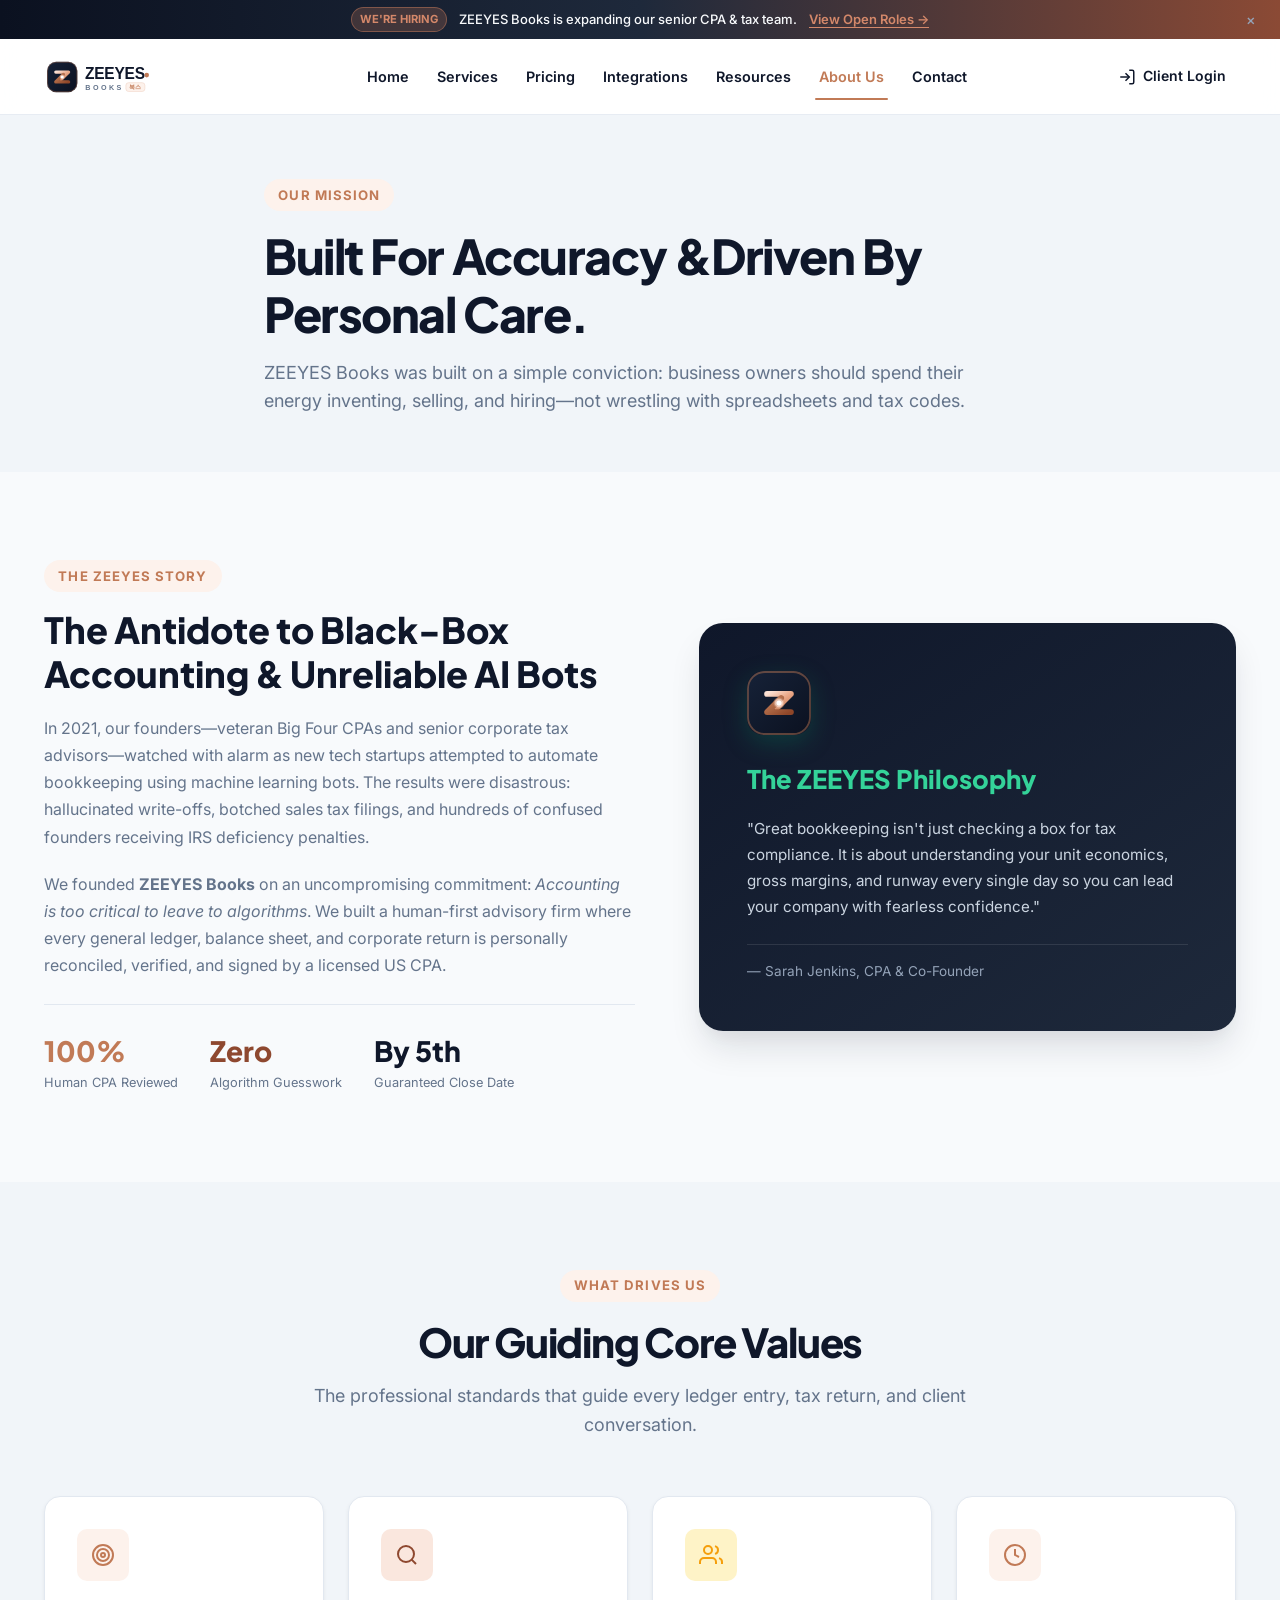
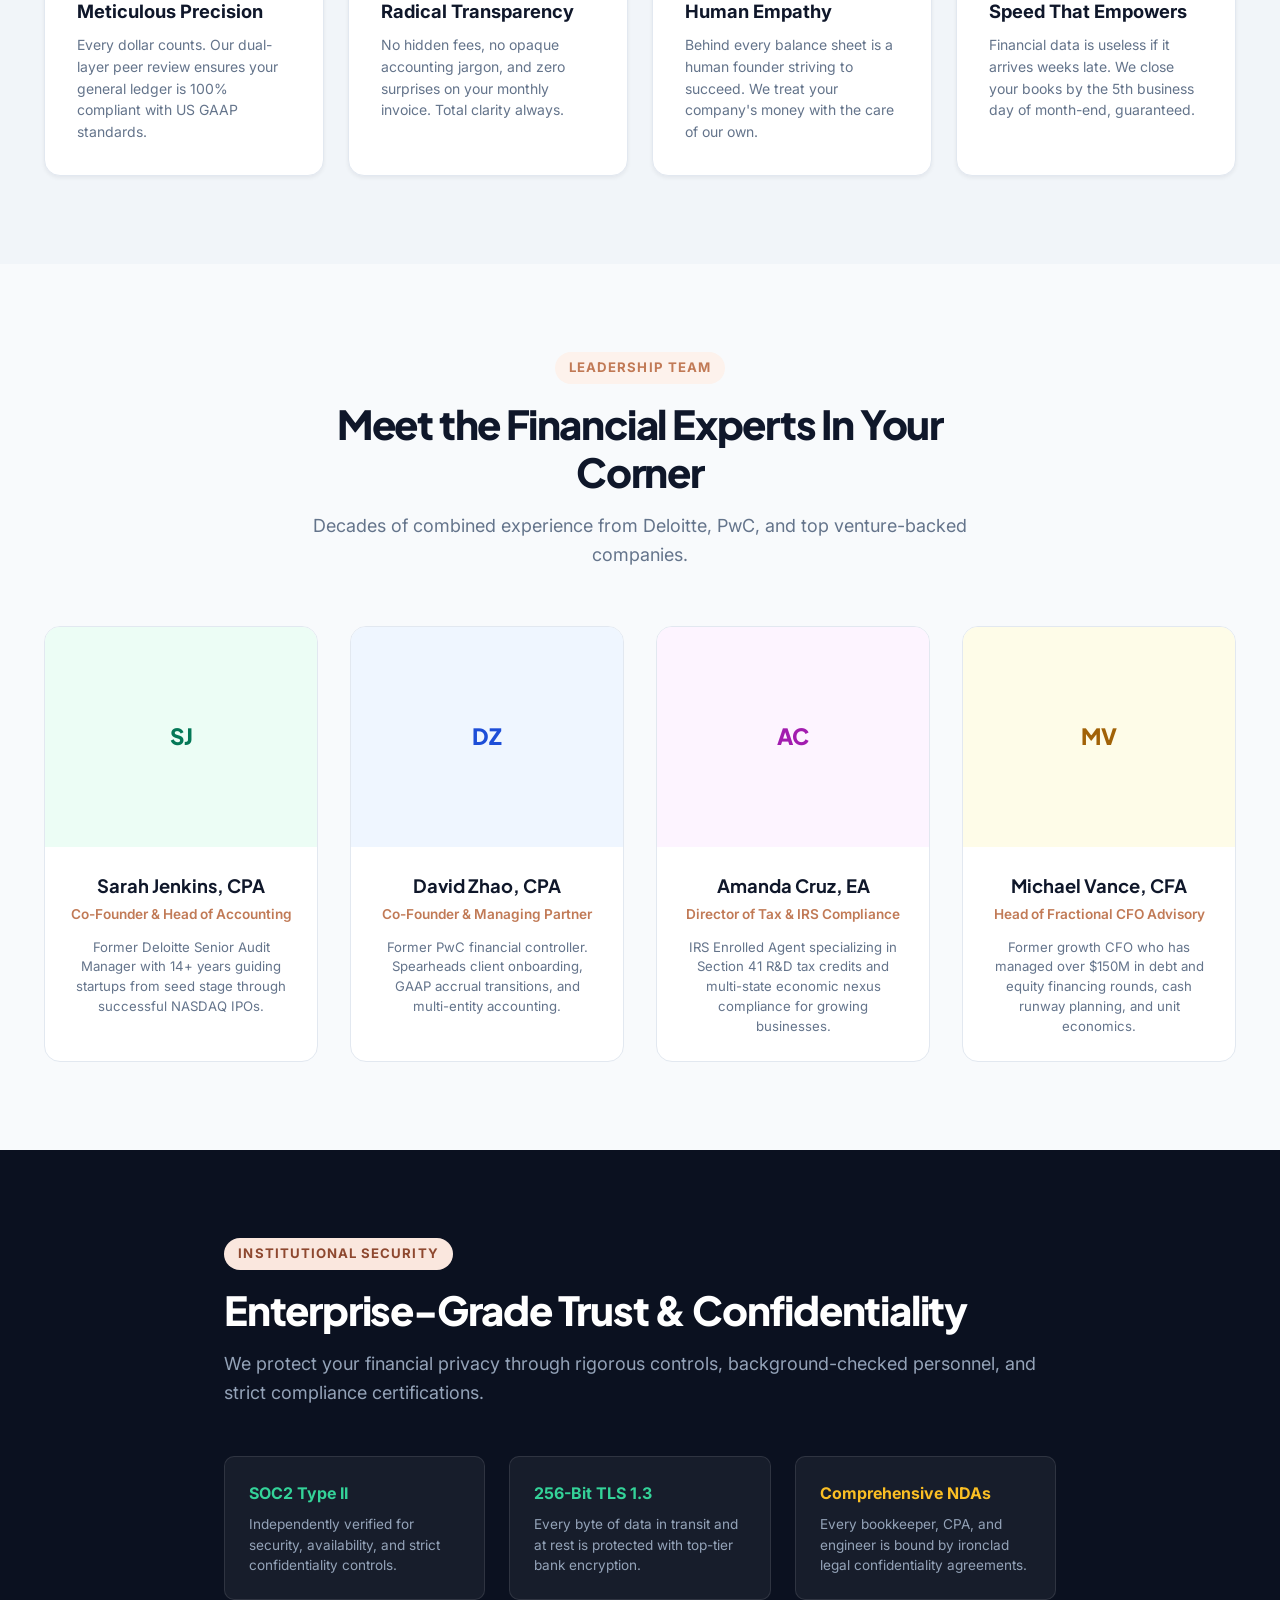
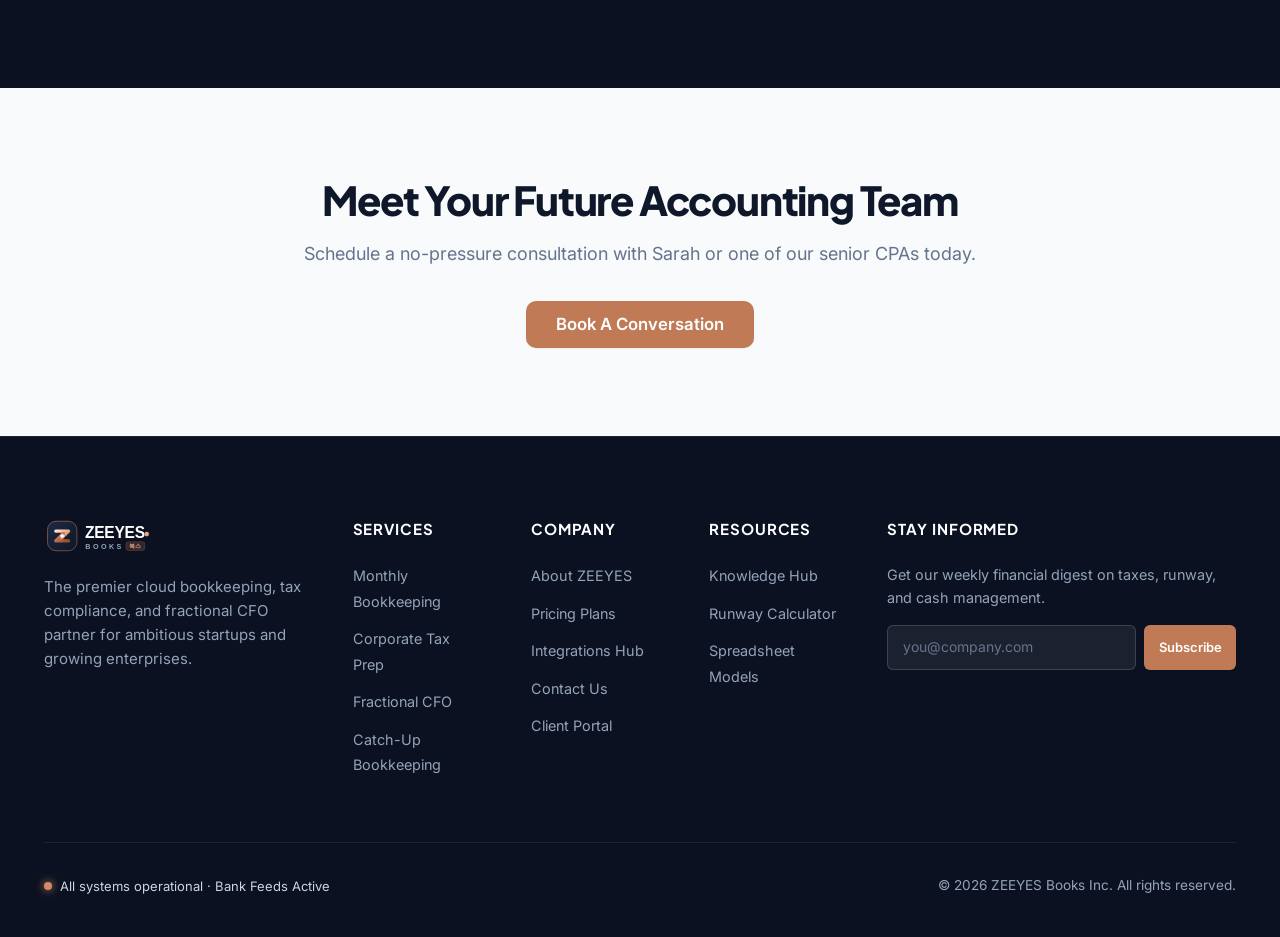
<file: about.html>
<!DOCTYPE html>
<html lang="en">

<head>
  <meta charset="UTF-8">
  <meta name="viewport" content="width=device-width, initial-scale=1.0">
  <title>About Us | ZEEYES Books - Our Story, Team &amp; Mission</title>
  <meta name="description"
    content="Meet the team behind ZEEYES Books: veteran CPAs, IRS Enrolled Agents, and fintech software engineers transforming business accounting.">

  <link rel="preconnect" href="https://fonts.googleapis.com">
  <link rel="preconnect" href="https://fonts.gstatic.com" crossorigin>
  <link
    href="https://fonts.googleapis.com/css2?family=Inter:wght@400;500;600;700&family=Plus+Jakarta+Sans:wght@600;700;800&display=swap"
    rel="stylesheet">

  <link rel="stylesheet" href="css/style.css">
  <link rel="stylesheet" href="css/components.css">
  <link rel="stylesheet" href="css/pages.css">
  <link rel="stylesheet" href="css/responsive.css">
</head>

<body>

  <!-- Topbar -->
  <div class="topbar">
    <div class="topbar-content">
      <span class="topbar-badge">We're Hiring</span>
      <span>ZEEYES Books is expanding our senior CPA &amp; tax team.</span>
      <a href="#team">View Open Roles &rarr;</a>
    </div>
    <button class="topbar-close">&times;</button>
  </div>

  <!-- Header -->
  <header class="header">
    <div class="container nav-container">
      <a href="index.html" class="brand-logo">
        <img src="assets/images/logo.svg" alt="ZEEYES Books Logo" width="165" height="38">
      </a>
      <nav class="nav-links">
        <div class="nav-item"><a href="index.html" class="nav-link">Home</a></div>
        <div class="nav-item"><a href="services.html" class="nav-link">Services</a></div>
        <div class="nav-item"><a href="pricing.html" class="nav-link">Pricing</a></div>
        <div class="nav-item"><a href="integrations.html" class="nav-link">Integrations</a></div>
        <div class="nav-item"><a href="resources.html" class="nav-link">Resources</a></div>
        <div class="nav-item"><a href="about.html" class="nav-link active">About Us</a></div>
        <div class="nav-item"><a href="contact.html" class="nav-link">Contact</a></div>
      </nav>
      <div class="nav-actions">
        <a href="login.html" class="login-link">
          <svg width="18" height="18" viewBox="0 0 24 24" fill="none" stroke="currentColor" stroke-width="2">
            <path d="M15 3h4a2 2 0 0 1 2 2v14a2 2 0 0 1-2 2h-4"></path>
            <polyline points="10 17 15 12 10 7"></polyline>
            <line x1="15" y1="12" x2="3" y2="12"></line>
          </svg>
          Client Login
        </a>

        <button class="mobile-menu-toggle" aria-label="Toggle Navigation Menu">&#9776;</button>
      </div>
    </div>
  </header>

  <!-- Mobile Drawer -->
  <div class="mobile-drawer-backdrop"></div>
  <aside class="mobile-drawer">
    <div class="drawer-header">
      <img src="assets/images/logo.svg" alt="ZEEYES Books" width="140" height="32">
      <button class="drawer-close">&times;</button>
    </div>
    <div class="mobile-nav-links">
      <a href="index.html">Home</a>
      <a href="services.html">Services</a>
      <a href="pricing.html">Pricing</a>
      <a href="integrations.html">Integrations</a>
      <a href="resources.html">Resources</a>
      <a href="about.html" class="active">About Us</a>
      <a href="contact.html">Contact Us</a>
      <a href="login.html" style="color: var(--color-primary); font-weight: 700;">Client Portal &rarr;</a>
    </div>
  </aside>

  <main>
    <!-- About Hero Banner -->
    <section class="section section-subtle" style="padding-top: 4rem; padding-bottom: 3.5rem;">
      <div class="container text-center" style="max-width: 800px; margin: 0 auto;">
        <span class="section-tag">Our Mission</span>
        <h1 class="section-title" style="font-size: 3rem;">Built For Accuracy &amp;Driven By Personal Care. </h1>
        <p class="section-subtitle">
          ZEEYES Books was built on a simple conviction: business owners should spend their energy inventing, selling,
          and hiring—not wrestling with spreadsheets and tax codes.
        </p>
      </div>
    </section>

    <!-- The Origin Story -->
    <section class="section">
      <div class="container">
        <div style="display: grid; grid-template-columns: 1.1fr 1fr; gap: 4rem; align-items: center;">
          <div>
            <span class="section-tag">The ZEEYES Story</span>
            <h2
              style="font-family: var(--font-display); font-size: 2.25rem; font-weight: 800; margin-bottom: 1.25rem; line-height: 1.2;">
              The Antidote to Black-Box Accounting &amp; Unreliable AI Bots
            </h2>
            <p style="color: var(--text-muted); font-size: 1rem; line-height: 1.7; margin-bottom: 1.25rem;">
              In 2021, our founders—veteran Big Four CPAs and senior corporate tax advisors—watched with alarm as new
              tech startups attempted to automate bookkeeping using machine learning bots. The results were disastrous:
              hallucinated write-offs, botched sales tax filings, and hundreds of confused founders receiving IRS
              deficiency penalties.
            </p>
            <p style="color: var(--text-muted); font-size: 1rem; line-height: 1.7; margin-bottom: 1.5rem;">
              We founded <strong>ZEEYES Books</strong> on an uncompromising commitment: <em>Accounting is too critical
                to leave to algorithms</em>. We built a human-first advisory firm where every general ledger, balance
              sheet, and corporate return is personally reconciled, verified, and signed by a licensed US CPA.
            </p>
            <div style="display: flex; gap: 2rem; border-top: 1px solid var(--border-light); padding-top: 1.5rem;">
              <div>
                <div
                  style="font-family: var(--font-display); font-size: 1.75rem; font-weight: 800; color: var(--color-primary);">
                  100%</div>
                <div style="font-size: 0.8rem; color: var(--text-muted);">Human CPA Reviewed</div>
              </div>
              <div>
                <div
                  style="font-family: var(--font-display); font-size: 1.75rem; font-weight: 800; color: var(--color-accent-dark);">
                  Zero</div>
                <div style="font-size: 0.8rem; color: var(--text-muted);">Algorithm Guesswork</div>
              </div>
              <div>
                <div
                  style="font-family: var(--font-display); font-size: 1.75rem; font-weight: 800; color: var(--text-main);">
                  By 5th</div>
                <div style="font-size: 0.8rem; color: var(--text-muted);">Guaranteed Close Date</div>
              </div>
            </div>
          </div>

          <div
            style="background: linear-gradient(145deg, #0f172a 0%, #1e293b 100%); color: #ffffff; border-radius: var(--radius-xl); padding: 3rem; box-shadow: var(--shadow-xl); position: relative;">
            <div
              style="margin-bottom: 1.5rem; display: inline-flex; align-items: center; justify-content: center; width: 64px; height: 64px; border-radius: 16px; box-shadow: 0 8px 24px rgba(5, 150, 105, 0.25);">
              <img src="assets/images/z-logo.svg" alt="ZEEYES Z Logo" width="64" height="64"
                style="width: 64px; height: 64px; border-radius: 16px;">
            </div>
            <h3
              style="font-family: var(--font-display); font-size: 1.6rem; font-weight: 800; margin-bottom: 1rem; color: #34d399;">
              The ZEEYES Philosophy
            </h3>
            <p style="font-size: 0.95rem; line-height: 1.7; color: #cbd5e1; margin-bottom: 1.5rem;">
              "Great bookkeeping isn't just checking a box for tax compliance. It is about understanding your unit
              economics, gross margins, and runway every single day so you can lead your company with fearless
              confidence."
            </p>
            <div
              style="font-size: 0.85rem; color: #94a3b8; border-top: 1px solid rgba(255, 255, 255, 0.1); padding-top: 1rem;">
              &mdash; Sarah Jenkins, CPA &amp; Co-Founder
            </div>
          </div>
        </div>
      </div>
    </section>

    <!-- Core Values -->
    <section class="section section-subtle">
      <div class="container">
        <div class="section-header">
          <span class="section-tag">What Drives Us</span>
          <h2 class="section-title">Our Guiding Core Values</h2>
          <p class="section-subtitle">The professional standards that guide every ledger entry, tax return, and client
            conversation.</p>
        </div>

        <div style="display: grid; grid-template-columns: repeat(4, 1fr); gap: 1.5rem;">
          <div class="card">
            <div class="feature-icon-wrapper" style="margin-bottom: 1rem;">
              <svg width="24" height="24" viewBox="0 0 24 24" fill="none" stroke="currentColor" stroke-width="2">
                <circle cx="12" cy="12" r="10" />
                <circle cx="12" cy="12" r="6" />
                <circle cx="12" cy="12" r="2" />
              </svg>
            </div>
            <h4 style="font-size: 1.15rem; font-weight: 700; margin-bottom: 0.5rem;">Meticulous Precision</h4>
            <p style="font-size: 0.875rem; color: var(--text-muted); line-height: 1.55;">
              Every dollar counts. Our dual-layer peer review ensures your general ledger is 100% compliant with US GAAP
              standards.
            </p>
          </div>

          <div class="card">
            <div class="feature-icon-wrapper emerald" style="margin-bottom: 1rem;">
              <svg width="24" height="24" viewBox="0 0 24 24" fill="none" stroke="currentColor" stroke-width="2">
                <circle cx="11" cy="11" r="8" />
                <line x1="21" y1="21" x2="16.65" y2="16.65" />
              </svg>
            </div>
            <h4 style="font-size: 1.15rem; font-weight: 700; margin-bottom: 0.5rem;">Radical Transparency</h4>
            <p style="font-size: 0.875rem; color: var(--text-muted); line-height: 1.55;">
              No hidden fees, no opaque accounting jargon, and zero surprises on your monthly invoice. Total clarity
              always.
            </p>
          </div>

          <div class="card">
            <div class="feature-icon-wrapper warning" style="margin-bottom: 1rem;">
              <svg width="24" height="24" viewBox="0 0 24 24" fill="none" stroke="currentColor" stroke-width="2">
                <path d="M17 21v-2a4 4 0 0 0-4-4H5a4 4 0 0 0-4 4v2" />
                <circle cx="9" cy="7" r="4" />
                <path d="M23 21v-2a4 4 0 0 0-3-3.87" />
                <path d="M16 3.13a4 4 0 0 1 0 7.75" />
              </svg>
            </div>
            <h4 style="font-size: 1.15rem; font-weight: 700; margin-bottom: 0.5rem;">Human Empathy</h4>
            <p style="font-size: 0.875rem; color: var(--text-muted); line-height: 1.55;">
              Behind every balance sheet is a human founder striving to succeed. We treat your company's money with the
              care of our own.
            </p>
          </div>

          <div class="card">
            <div class="feature-icon-wrapper" style="margin-bottom: 1rem;">
              <svg width="24" height="24" viewBox="0 0 24 24" fill="none" stroke="currentColor" stroke-width="2">
                <circle cx="12" cy="12" r="10" />
                <polyline points="12 6 12 12 16 14" />
              </svg>
            </div>
            <h4 style="font-size: 1.15rem; font-weight: 700; margin-bottom: 0.5rem;">Speed That Empowers</h4>
            <p style="font-size: 0.875rem; color: var(--text-muted); line-height: 1.55;">
              Financial data is useless if it arrives weeks late. We close your books by the 5th business day of
              month-end, guaranteed.
            </p>
          </div>
        </div>
      </div>
    </section>

    <!-- Leadership & CPA Team -->
    <section id="team" class="section">
      <div class="container">
        <div class="section-header">
          <span class="section-tag">Leadership Team</span>
          <h2 class="section-title">Meet the Financial Experts In Your Corner</h2>
          <p class="section-subtitle">Decades of combined experience from Deloitte, PwC, and top venture-backed
            companies.</p>
        </div>

        <div class="team-grid">
          <!-- Member 1 -->
          <div class="team-card">
            <div class="team-avatar-box"
              style="background: #ecfdf5; color: #047857; font-family: var(--font-display); font-weight: 800; font-size: 1.4rem;">
              SJ</div>
            <div class="team-info">
              <h4>Sarah Jenkins, CPA</h4>
              <div class="team-role">Co-Founder &amp; Head of Accounting</div>
              <p class="team-bio">Former Deloitte Senior Audit Manager with 14+ years guiding startups from seed stage
                through successful NASDAQ IPOs.</p>
            </div>
          </div>

          <!-- Member 2 -->
          <div class="team-card">
            <div class="team-avatar-box"
              style="background: #eff6ff; color: #1d4ed8; font-family: var(--font-display); font-weight: 800; font-size: 1.4rem;">
              DZ</div>
            <div class="team-info">
              <h4>David Zhao, CPA</h4>
              <div class="team-role">Co-Founder &amp; Managing Partner</div>
              <p class="team-bio">Former PwC financial controller. Spearheads client onboarding, GAAP accrual
                transitions, and multi-entity accounting.</p>
            </div>
          </div>

          <!-- Member 3 -->
          <div class="team-card">
            <div class="team-avatar-box"
              style="background: #fdf4ff; color: #a21caf; font-family: var(--font-display); font-weight: 800; font-size: 1.4rem;">
              AC</div>
            <div class="team-info">
              <h4>Amanda Cruz, EA</h4>
              <div class="team-role">Director of Tax &amp; IRS Compliance</div>
              <p class="team-bio">IRS Enrolled Agent specializing in Section 41 R&amp;D tax credits and multi-state
                economic nexus compliance for growing businesses.</p>
            </div>
          </div>

          <!-- Member 4 -->
          <div class="team-card">
            <div class="team-avatar-box"
              style="background: #fefce8; color: #a16207; font-family: var(--font-display); font-weight: 800; font-size: 1.4rem;">
              MV</div>
            <div class="team-info">
              <h4>Michael Vance, CFA</h4>
              <div class="team-role">Head of Fractional CFO Advisory</div>
              <p class="team-bio">Former growth CFO who has managed over $150M in debt and equity financing rounds, cash
                runway planning, and unit economics.</p>
            </div>
          </div>
        </div>
      </div>
    </section>

    <!-- Security & Compliance Section -->
    <section id="security" class="section section-dark">
      <div class="container container-narrow text-center">
        <span class="section-tag tag-emerald">Institutional Security</span>
        <h2 class="section-title">Enterprise-Grade Trust &amp; Confidentiality</h2>
        <p class="section-subtitle" style="margin-bottom: 3rem;">
          We protect your financial privacy through rigorous controls, background-checked personnel, and strict
          compliance certifications.
        </p>

        <div style="display: grid; grid-template-columns: repeat(3, 1fr); gap: 1.5rem; text-align: left;">
          <div
            style="background: rgba(255, 255, 255, 0.05); border: 1px solid rgba(255, 255, 255, 0.1); border-radius: var(--radius-md); padding: 1.5rem;">
            <div style="color: #34d399; font-weight: 700; margin-bottom: 0.5rem;">SOC2 Type II</div>
            <p style="font-size: 0.85rem; color: #94a3b8; line-height: 1.5;">Independently verified for security,
              availability, and strict confidentiality controls.</p>
          </div>
          <div
            style="background: rgba(255, 255, 255, 0.05); border: 1px solid rgba(255, 255, 255, 0.1); border-radius: var(--radius-md); padding: 1.5rem;">
            <div style="color: #34d399; font-weight: 700; margin-bottom: 0.5rem;">256-Bit TLS 1.3</div>
            <p style="font-size: 0.85rem; color: #94a3b8; line-height: 1.5;">Every byte of data in transit and at rest
              is protected with top-tier bank encryption.</p>
          </div>
          <div
            style="background: rgba(255, 255, 255, 0.05); border: 1px solid rgba(255, 255, 255, 0.1); border-radius: var(--radius-md); padding: 1.5rem;">
            <div style="color: #fbbf24; font-weight: 700; margin-bottom: 0.5rem;">Comprehensive NDAs</div>
            <p style="font-size: 0.85rem; color: #94a3b8; line-height: 1.5;">Every bookkeeper, CPA, and engineer is
              bound by ironclad legal confidentiality agreements.</p>
          </div>
        </div>
      </div>
    </section>

    <!-- Consultation CTA -->
    <section class="section" style="text-align: center;">
      <div class="container container-narrow">
        <h2 class="section-title">Meet Your Future Accounting Team</h2>
        <p class="section-subtitle" style="margin-bottom: 2rem;">
          Schedule a no-pressure consultation with Sarah or one of our senior CPAs today.
        </p>
        <button class="btn btn-primary btn-lg" data-modal-target="consultation-modal">Book A Conversation</button>
      </div>
    </section>
  </main>

  <!-- Footer -->
  <footer class="footer">
    <div class="container">
      <div class="footer-top">
        <div class="footer-brand">
          <img src="assets/images/logo-white.svg" alt="ZEEYES Books" width="165" height="38">
          <p>The premier cloud bookkeeping, tax compliance, and fractional CFO partner for ambitious startups and
            growing enterprises.</p>
        </div>
        <div>
          <h4 class="footer-heading">Services</h4>
          <ul class="footer-nav-list">
            <li><a href="services.html#bookkeeping">Monthly Bookkeeping</a></li>
            <li><a href="services.html#tax">Corporate Tax Prep</a></li>
            <li><a href="services.html#cfo">Fractional CFO</a></li>
            <li><a href="services.html#catchup">Catch-Up Bookkeeping</a></li>
          </ul>
        </div>
        <div>
          <h4 class="footer-heading">Company</h4>
          <ul class="footer-nav-list">
            <li><a href="about.html">About ZEEYES</a></li>
            <li><a href="pricing.html">Pricing Plans</a></li>
            <li><a href="integrations.html">Integrations Hub</a></li>
            <li><a href="contact.html">Contact Us</a></li>
            <li><a href="login.html">Client Portal</a></li>
          </ul>
        </div>
        <div>
          <h4 class="footer-heading">Resources</h4>
          <ul class="footer-nav-list">
            <li><a href="resources.html">Knowledge Hub</a></li>
            <li><a href="resources.html#calculator">Runway Calculator</a></li>
            <li><a href="resources.html#templates">Spreadsheet Models</a></li>
          </ul>
        </div>
        <div class="footer-newsletter">
          <h4 class="footer-heading">Stay Informed</h4>
          <p>Get our weekly financial digest on taxes, runway, and cash management.</p>
          <form class="newsletter-form">
            <input type="email" class="newsletter-input" placeholder="you@company.com" required>
            <button type="submit" class="btn btn-primary btn-sm">Subscribe</button>
          </form>
        </div>
      </div>
      <div class="footer-bottom">
        <div class="system-status">
          <span class="status-dot"></span>
          <span>All systems operational &middot; Bank Feeds Active</span>
        </div>
        <div>&copy; 2026 ZEEYES Books Inc. All rights reserved.</div>
      </div>
    </div>
  </footer>

  <!-- Modal -->
  <div id="consultation-modal" class="modal-overlay" role="dialog" aria-modal="true">
    <div class="modal-box">
      <div class="modal-header">
        <h3>Connect With Our Team</h3>
        <button class="modal-close-btn" data-modal-close>&times;</button>
      </div>
      <div class="modal-body">
        <form
          onsubmit="event.preventDefault(); window.showToast('Meeting requested! We will reach out within 2 hours.', 'success'); document.getElementById('consultation-modal').classList.remove('open'); document.body.style.overflow = '';">
          <div class="form-row">
            <div class="form-group">
              <label class="form-label">First Name *</label>
              <input type="text" class="form-control" required placeholder="Alex">
            </div>
            <div class="form-group">
              <label class="form-label">Last Name *</label>
              <input type="text" class="form-control" required placeholder="Rivers">
            </div>
          </div>
          <div class="form-group">
            <label class="form-label">Work Email *</label>
            <input type="email" class="form-control" required placeholder="alex@company.com">
          </div>
          <button type="submit" class="btn btn-primary btn-block btn-lg" style="margin-top: 1rem;">Schedule
            Call</button>
        </form>
      </div>
    </div>
  </div>

  <script src="js/main.js"></script>
</body>

</html>
</file>
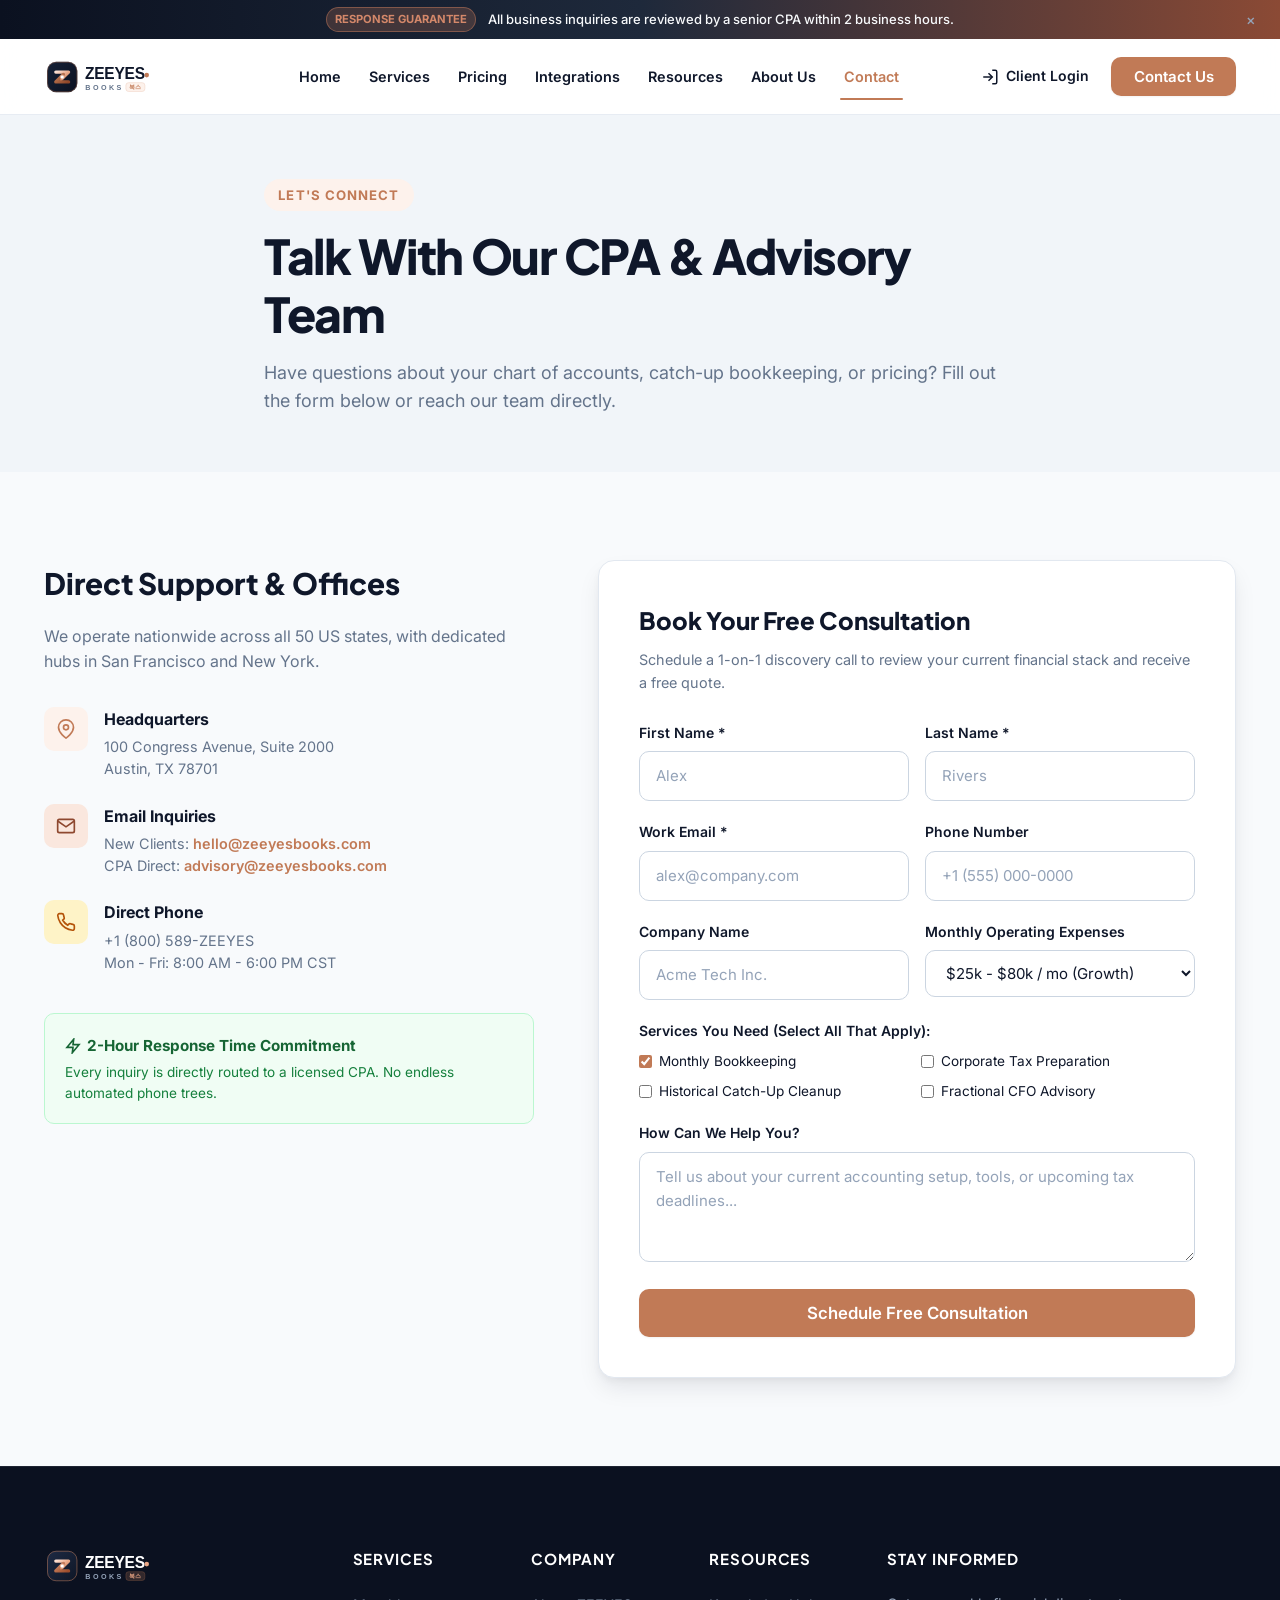
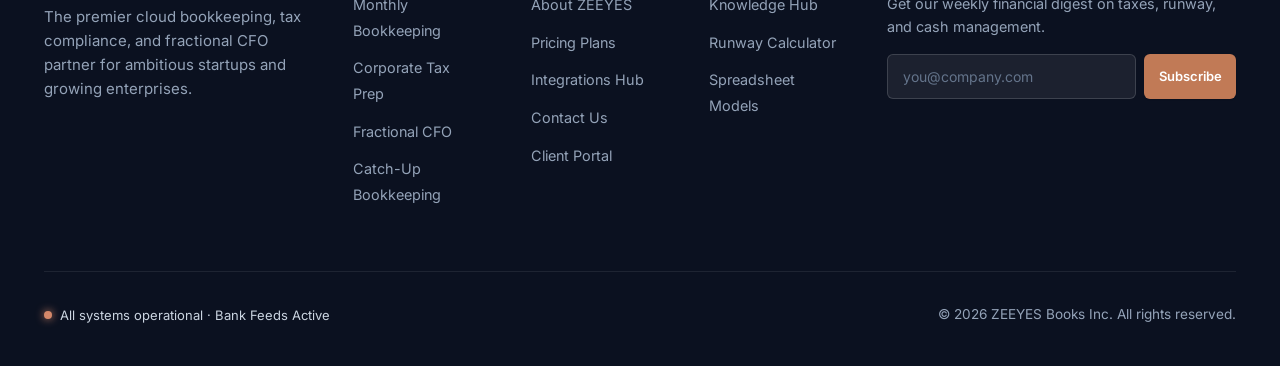
<file: contact.html>
<!DOCTYPE html>
<html lang="en">
<head>
  <meta charset="UTF-8">
  <meta name="viewport" content="width=device-width, initial-scale=1.0">
  <title>Contact &amp; Book Consultation | ZEEYES Books</title>
  <meta name="description" content="Get in touch with ZEEYES Books. Speak with a CPA, schedule a financial consultation, or get support for your business bookkeeping.">
  
  <link rel="preconnect" href="https://fonts.googleapis.com">
  <link rel="preconnect" href="https://fonts.gstatic.com" crossorigin>
  <link href="https://fonts.googleapis.com/css2?family=Inter:wght@400;500;600;700&family=Plus+Jakarta+Sans:wght@600;700;800&display=swap" rel="stylesheet">
  
  <link rel="stylesheet" href="css/style.css">
  <link rel="stylesheet" href="css/components.css">
  <link rel="stylesheet" href="css/pages.css">
  <link rel="stylesheet" href="css/responsive.css">
</head>
<body>

  <!-- Topbar -->
  <div class="topbar">
    <div class="topbar-content">
      <span class="topbar-badge">Response Guarantee</span>
      <span>All business inquiries are reviewed by a senior CPA within 2 business hours.</span>
    </div>
    <button class="topbar-close">&times;</button>
  </div>

  <!-- Header -->
  <header class="header">
    <div class="container nav-container">
      <a href="index.html" class="brand-logo">
        <img src="assets/images/logo.svg" alt="ZEEYES Books Logo" width="165" height="38">
      </a>
      <nav class="nav-links">
        <div class="nav-item"><a href="index.html" class="nav-link">Home</a></div>
        <div class="nav-item"><a href="services.html" class="nav-link">Services</a></div>
        <div class="nav-item"><a href="pricing.html" class="nav-link">Pricing</a></div>
        <div class="nav-item"><a href="integrations.html" class="nav-link">Integrations</a></div>
        <div class="nav-item"><a href="resources.html" class="nav-link">Resources</a></div>
        <div class="nav-item"><a href="about.html" class="nav-link">About Us</a></div>
        <div class="nav-item"><a href="contact.html" class="nav-link active">Contact</a></div>
      </nav>
      <div class="nav-actions">
        <a href="login.html" class="login-link">
          <svg width="18" height="18" viewBox="0 0 24 24" fill="none" stroke="currentColor" stroke-width="2">
            <path d="M15 3h4a2 2 0 0 1 2 2v14a2 2 0 0 1-2 2h-4"></path>
            <polyline points="10 17 15 12 10 7"></polyline>
            <line x1="15" y1="12" x2="3" y2="12"></line>
          </svg>
          Client Login
        </a>
        <a href="contact.html" class="btn btn-primary">Contact Us</a>
        <button class="mobile-menu-toggle" aria-label="Toggle Navigation Menu">&#9776;</button>
      </div>
    </div>
  </header>

  <!-- Mobile Drawer -->
  <div class="mobile-drawer-backdrop"></div>
  <aside class="mobile-drawer">
    <div class="drawer-header">
      <img src="assets/images/logo.svg" alt="ZEEYES Books" width="140" height="32">
      <button class="drawer-close">&times;</button>
    </div>
    <div class="mobile-nav-links">
      <a href="index.html">Home</a>
      <a href="services.html">Services</a>
      <a href="pricing.html">Pricing</a>
      <a href="integrations.html">Integrations</a>
      <a href="resources.html">Resources</a>
      <a href="about.html">About Us</a>
      <a href="contact.html" class="active">Contact Us</a>
      <a href="login.html" style="color: var(--color-primary); font-weight: 700;">Client Portal &rarr;</a>
    </div>
  </aside>

  <main>
    <!-- Header Banner -->
    <section class="section section-subtle" style="padding-top: 4rem; padding-bottom: 3.5rem;">
      <div class="container text-center" style="max-width: 800px; margin: 0 auto;">
        <span class="section-tag">Let's Connect</span>
        <h1 class="section-title" style="font-size: 3rem;">Talk With Our CPA &amp; Advisory Team</h1>
        <p class="section-subtitle">
          Have questions about your chart of accounts, catch-up bookkeeping, or pricing? Fill out the form below or reach our team directly.
        </p>
      </div>
    </section>

    <!-- Main Contact Grid -->
    <section class="section">
      <div class="container">
        <div style="display: grid; grid-template-columns: 1fr 1.3fr; gap: 4rem; align-items: flex-start;">
          <!-- Contact Details -->
          <div>
            <h2 style="font-family: var(--font-display); font-size: 1.85rem; font-weight: 800; margin-bottom: 1rem;">
              Direct Support &amp; Offices
            </h2>
            <p style="color: var(--text-muted); font-size: 1rem; line-height: 1.6; margin-bottom: 2rem;">
              We operate nationwide across all 50 US states, with dedicated hubs in San Francisco and New York.
            </p>

            <div style="display: flex; flex-direction: column; gap: 1.5rem; margin-bottom: 2.5rem;">
              <div style="display: flex; gap: 1rem; align-items: flex-start;">
                <div style="width: 44px; height: 44px; border-radius: var(--radius-md); background: var(--color-primary-light); color: var(--color-primary); display: flex; align-items: center; justify-content: center; flex-shrink: 0;">
                  <svg width="20" height="20" viewBox="0 0 24 24" fill="none" stroke="currentColor" stroke-width="2"><path d="M21 10c0 7-9 13-9 13s-9-6-9-13a9 9 0 0 1 18 0z"/><circle cx="12" cy="10" r="3"/></svg>
                </div>
                <div>
                  <h4 style="font-size: 1rem; font-weight: 700; margin-bottom: 0.25rem;">Headquarters</h4>
                  <p style="font-size: 0.9rem; color: var(--text-muted); line-height: 1.5;">
                    100 Congress Avenue, Suite 2000<br>
                    Austin, TX 78701
                  </p>
                </div>
              </div>

              <div style="display: flex; gap: 1rem; align-items: flex-start;">
                <div style="width: 44px; height: 44px; border-radius: var(--radius-md); background: var(--color-accent-light); color: var(--color-accent-dark); display: flex; align-items: center; justify-content: center; flex-shrink: 0;">
                  <svg width="20" height="20" viewBox="0 0 24 24" fill="none" stroke="currentColor" stroke-width="2"><path d="M4 4h16c1.1 0 2 .9 2 2v12c0 1.1-.9 2-2 2H4c-1.1 0-2-.9-2-2V6c0-1.1.9-2 2-2z"/><polyline points="22,6 12,13 2,6"/></svg>
                </div>
                <div>
                  <h4 style="font-size: 1rem; font-weight: 700; margin-bottom: 0.25rem;">Email Inquiries</h4>
                  <p style="font-size: 0.9rem; color: var(--text-muted); line-height: 1.5;">
                    New Clients: <a href="mailto:hello@zeeyesbooks.com" style="color: var(--color-primary); font-weight: 600;">hello@zeeyesbooks.com</a><br>
                    CPA Direct: <a href="mailto:advisory@zeeyesbooks.com" style="color: var(--color-primary); font-weight: 600;">advisory@zeeyesbooks.com</a>
                  </p>
                </div>
              </div>

              <div style="display: flex; gap: 1rem; align-items: flex-start;">
                <div style="width: 44px; height: 44px; border-radius: var(--radius-md); background: #fef3c7; color: #b45309; display: flex; align-items: center; justify-content: center; flex-shrink: 0;">
                  <svg width="20" height="20" viewBox="0 0 24 24" fill="none" stroke="currentColor" stroke-width="2"><path d="M22 16.92v3a2 2 0 0 1-2.18 2 19.79 19.79 0 0 1-8.63-3.07 19.5 19.5 0 0 1-6-6 19.79 19.79 0 0 1-3.07-8.67A2 2 0 0 1 4.11 2h3a2 2 0 0 1 2 1.72 12.84 12.84 0 0 0 .7 2.81 2 2 0 0 1-.45 2.11L8.09 9.91a16 16 0 0 0 6 6l1.27-1.27a2 2 0 0 1 2.11-.45 12.84 12.84 0 0 0 2.81.7A2 2 0 0 1 22 16.92z"/></svg>
                </div>
                <div>
                  <h4 style="font-size: 1rem; font-weight: 700; margin-bottom: 0.25rem;">Direct Phone</h4>
                  <p style="font-size: 0.9rem; color: var(--text-muted); line-height: 1.5;">
                    +1 (800) 589-ZEEYES<br>
                    Mon - Fri: 8:00 AM - 6:00 PM CST
                  </p>
                </div>
              </div>
            </div>

            <!-- Response SLA Box -->
            <div style="background: #f0fdf4; border: 1px solid #bbf7d0; border-radius: var(--radius-md); padding: 1.25rem;">
              <div style="font-weight: 700; color: #166534; font-size: 0.95rem; margin-bottom: 0.25rem; display: flex; align-items: center; gap: 0.4rem;">
                <svg width="16" height="16" viewBox="0 0 24 24" fill="none" stroke="currentColor" stroke-width="2.5"><polygon points="13 2 3 14 12 14 11 22 21 10 12 10 13 2"/></svg>
                2-Hour Response Time Commitment
              </div>
              <p style="font-size: 0.85rem; color: #15803d; line-height: 1.5;">
                Every inquiry is directly routed to a licensed CPA. No endless automated phone trees.
              </p>
            </div>
          </div>

          <!-- Contact Form Card -->
          <div class="card" style="padding: 2.5rem; box-shadow: var(--shadow-lg);">
            <h3 style="font-family: var(--font-display); font-size: 1.5rem; font-weight: 800; margin-bottom: 0.5rem;">
              Book Your Free Consultation
            </h3>
            <p style="color: var(--text-muted); font-size: 0.9rem; margin-bottom: 1.75rem;">
              Schedule a 1-on-1 discovery call to review your current financial stack and receive a free quote.
            </p>

            <form id="main-contact-form" onsubmit="event.preventDefault(); window.showToast('Thank you! Your consultation has been scheduled. Check your email for confirmation.', 'success'); this.reset();">
              <div class="form-row">
                <div class="form-group">
                  <label class="form-label" for="ct-first-name">First Name *</label>
                  <input type="text" id="ct-first-name" class="form-control" required placeholder="Alex">
                </div>
                <div class="form-group">
                  <label class="form-label" for="ct-last-name">Last Name *</label>
                  <input type="text" id="ct-last-name" class="form-control" required placeholder="Rivers">
                </div>
              </div>

              <div class="form-row">
                <div class="form-group">
                  <label class="form-label" for="ct-email">Work Email *</label>
                  <input type="email" id="ct-email" class="form-control" required placeholder="alex@company.com">
                </div>
                <div class="form-group">
                  <label class="form-label" for="ct-phone">Phone Number</label>
                  <input type="tel" id="ct-phone" class="form-control" placeholder="+1 (555) 000-0000">
                </div>
              </div>

              <div class="form-row">
                <div class="form-group">
                  <label class="form-label" for="ct-company">Company Name</label>
                  <input type="text" id="ct-company" class="form-control" placeholder="Acme Tech Inc.">
                </div>
                <div class="form-group">
                  <label class="form-label" for="ct-spend">Monthly Operating Expenses</label>
                  <select id="ct-spend" class="form-control">
                    <option value="under25k">Under $25k / mo</option>
                    <option value="25k-80k" selected>$25k - $80k / mo (Growth)</option>
                    <option value="80k-200k">$80k - $200k / mo (Scale)</option>
                    <option value="over200k">$200k+ / mo (Enterprise)</option>
                  </select>
                </div>
              </div>

              <div class="form-group">
                <label class="form-label">Services You Need (Select All That Apply):</label>
                <div style="display: grid; grid-template-columns: 1fr 1fr; gap: 0.5rem; font-size: 0.85rem; margin-top: 0.5rem;">
                  <label style="display: flex; align-items: center; gap: 0.4rem; cursor: pointer;">
                    <input type="checkbox" checked style="accent-color: var(--color-primary);"> Monthly Bookkeeping
                  </label>
                  <label style="display: flex; align-items: center; gap: 0.4rem; cursor: pointer;">
                    <input type="checkbox" style="accent-color: var(--color-primary);"> Corporate Tax Preparation
                  </label>
                  <label style="display: flex; align-items: center; gap: 0.4rem; cursor: pointer;">
                    <input type="checkbox" style="accent-color: var(--color-primary);"> Historical Catch-Up Cleanup
                  </label>
                  <label style="display: flex; align-items: center; gap: 0.4rem; cursor: pointer;">
                    <input type="checkbox" style="accent-color: var(--color-primary);"> Fractional CFO Advisory
                  </label>
                </div>
              </div>

              <div class="form-group">
                <label class="form-label" for="ct-message">How Can We Help You?</label>
                <textarea id="ct-message" class="form-control" rows="3" placeholder="Tell us about your current accounting setup, tools, or upcoming tax deadlines..."></textarea>
              </div>

              <button type="submit" class="btn btn-primary btn-block btn-lg" style="margin-top: 1rem;">
                Schedule Free Consultation
              </button>
            </form>
          </div>
        </div>
      </div>
    </section>
  </main>

  <!-- Footer -->
  <footer class="footer">
    <div class="container">
      <div class="footer-top">
        <div class="footer-brand">
          <img src="assets/images/logo-white.svg" alt="ZEEYES Books" width="165" height="38">
          <p>The premier cloud bookkeeping, tax compliance, and fractional CFO partner for ambitious startups and growing enterprises.</p>
        </div>
        <div>
          <h4 class="footer-heading">Services</h4>
          <ul class="footer-nav-list">
            <li><a href="services.html#bookkeeping">Monthly Bookkeeping</a></li>
            <li><a href="services.html#tax">Corporate Tax Prep</a></li>
            <li><a href="services.html#cfo">Fractional CFO</a></li>
            <li><a href="services.html#catchup">Catch-Up Bookkeeping</a></li>
          </ul>
        </div>
        <div>
          <h4 class="footer-heading">Company</h4>
          <ul class="footer-nav-list">
            <li><a href="about.html">About ZEEYES</a></li>
            <li><a href="pricing.html">Pricing Plans</a></li>
            <li><a href="integrations.html">Integrations Hub</a></li>
            <li><a href="contact.html">Contact Us</a></li>
            <li><a href="login.html">Client Portal</a></li>
          </ul>
        </div>
        <div>
          <h4 class="footer-heading">Resources</h4>
          <ul class="footer-nav-list">
            <li><a href="resources.html">Knowledge Hub</a></li>
            <li><a href="resources.html#calculator">Runway Calculator</a></li>
            <li><a href="resources.html#templates">Spreadsheet Models</a></li>
          </ul>
        </div>
        <div class="footer-newsletter">
          <h4 class="footer-heading">Stay Informed</h4>
          <p>Get our weekly financial digest on taxes, runway, and cash management.</p>
          <form class="newsletter-form">
            <input type="email" class="newsletter-input" placeholder="you@company.com" required>
            <button type="submit" class="btn btn-primary btn-sm">Subscribe</button>
          </form>
        </div>
      </div>
      <div class="footer-bottom">
        <div class="system-status">
          <span class="status-dot"></span>
          <span>All systems operational &middot; Bank Feeds Active</span>
        </div>
        <div>&copy; 2026 ZEEYES Books Inc. All rights reserved.</div>
      </div>
    </div>
  </footer>

  <script src="js/main.js"></script>
</body>
</html>
</file>
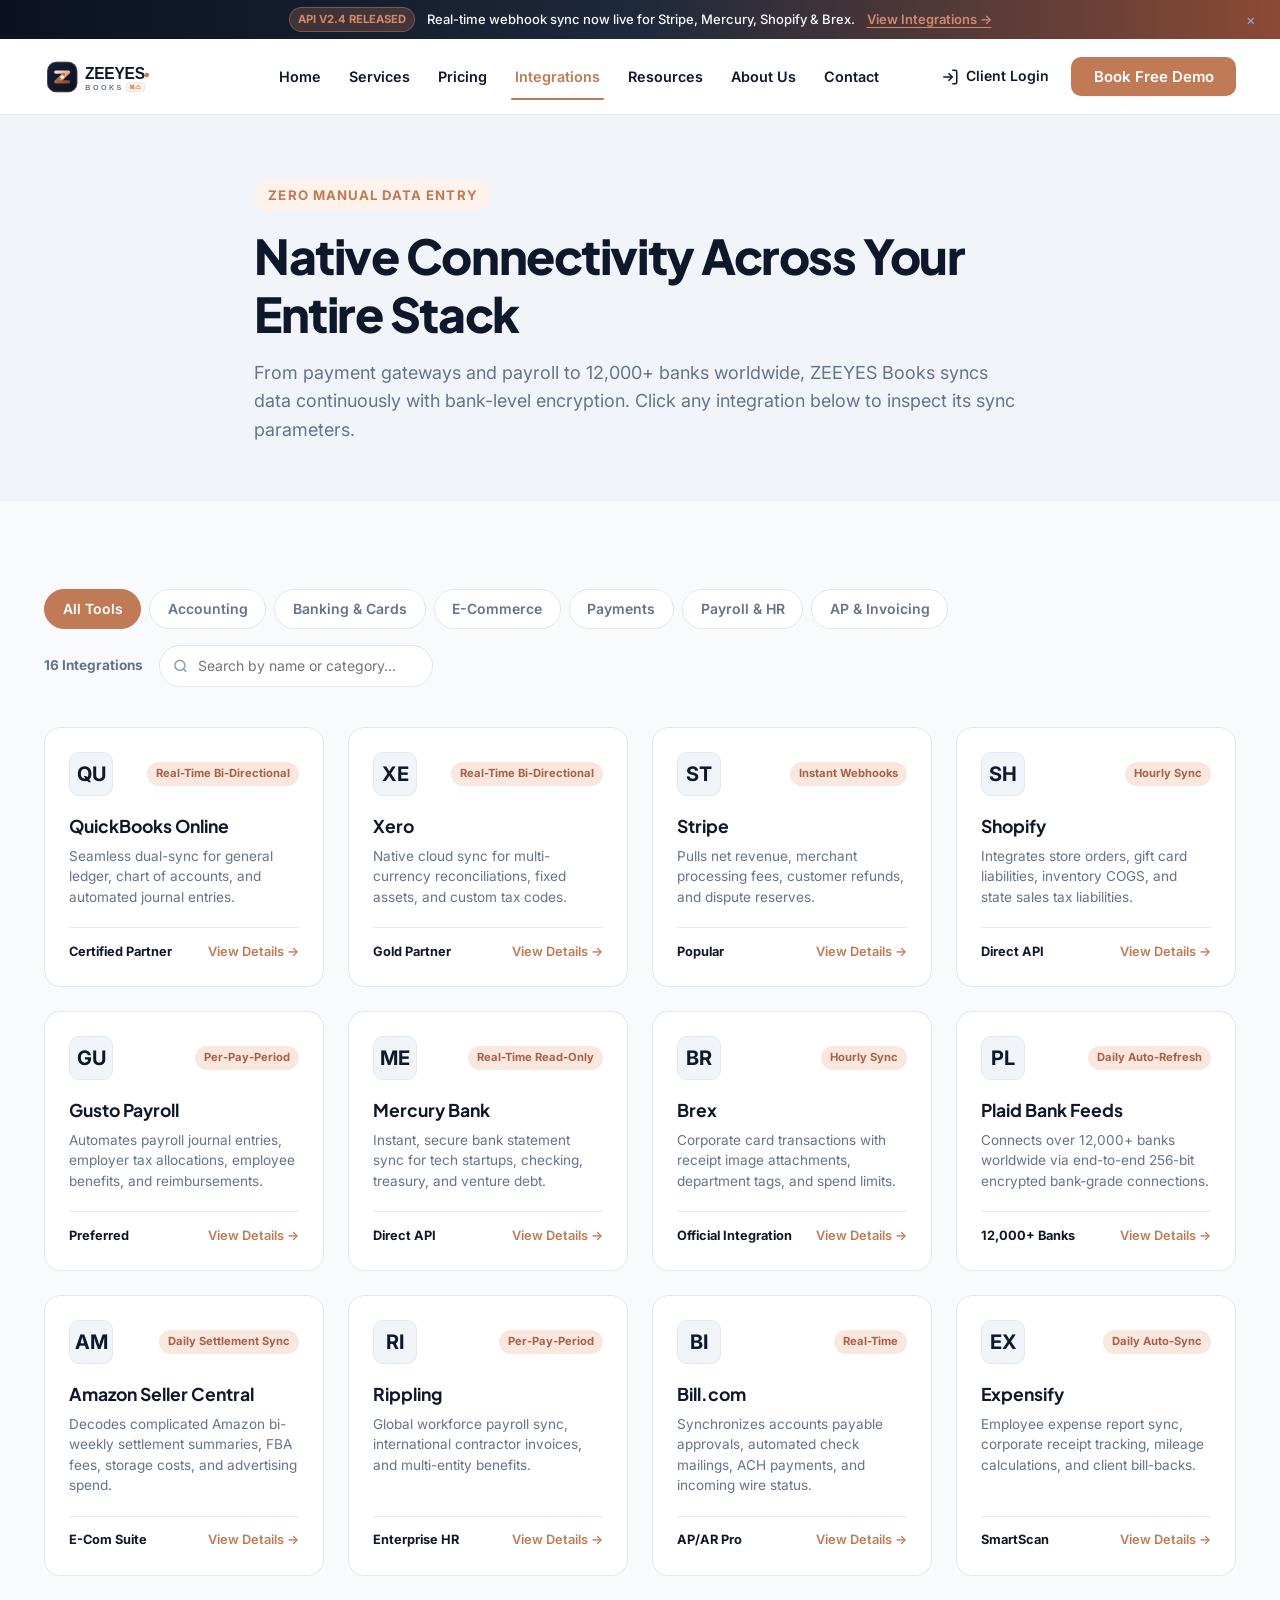
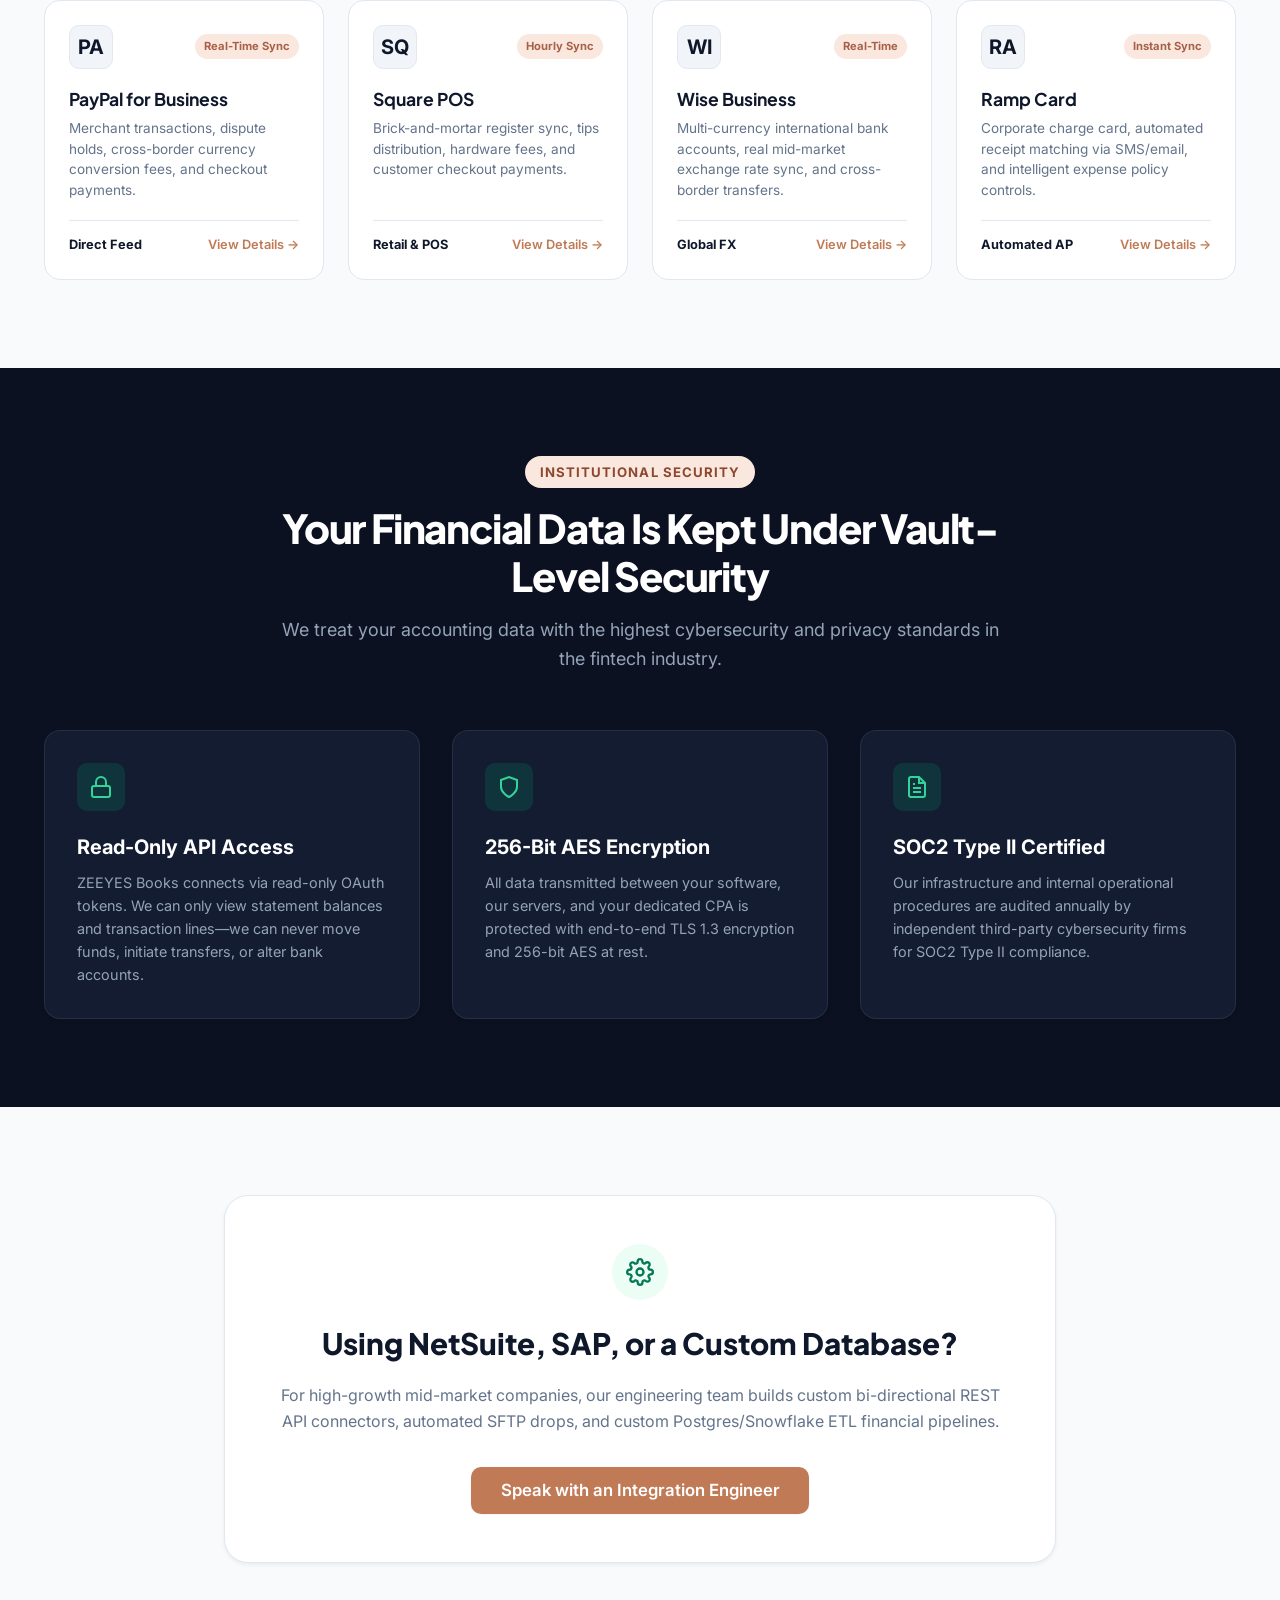
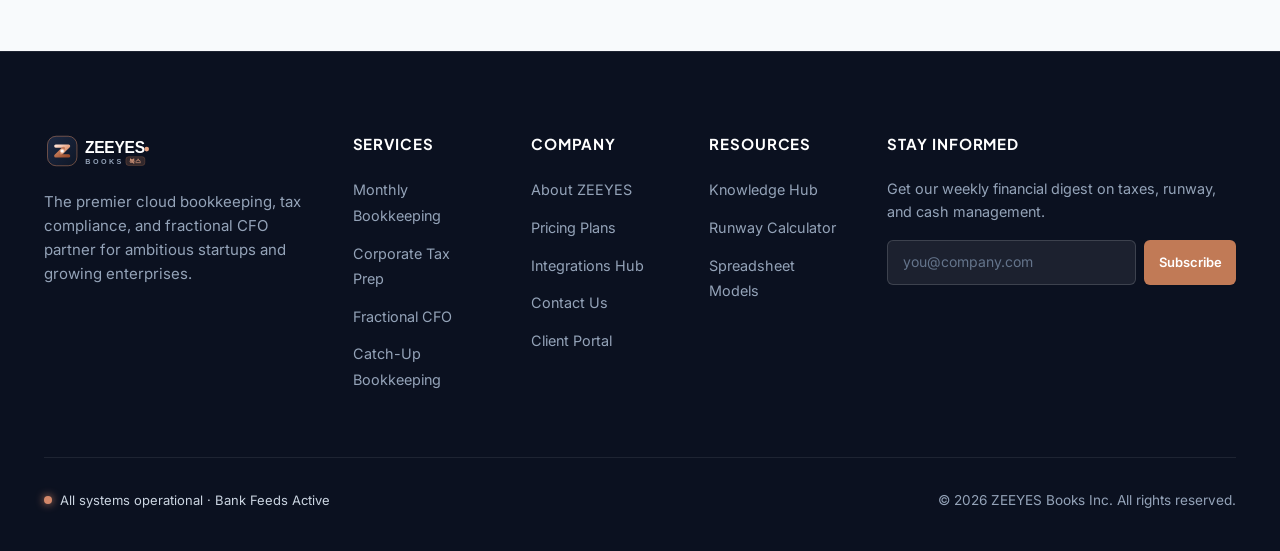
<file: integrations.html>
<!DOCTYPE html>
<html lang="en">

<head>
  <meta charset="UTF-8">
  <meta name="viewport" content="width=device-width, initial-scale=1.0">
  <title>Integrations Hub | ZEEYES Books - Connect Banks, Processors &amp; E-Commerce</title>
  <meta name="description"
    content="Explore 20+ seamless integrations supported by ZEEYES Books: Stripe, Shopify, QuickBooks, Xero, Plaid, Mercury, Gusto, Rippling, and 12,000+ banks.">

  <link rel="preconnect" href="https://fonts.googleapis.com">
  <link rel="preconnect" href="https://fonts.gstatic.com" crossorigin>
  <link
    href="https://fonts.googleapis.com/css2?family=Inter:wght@400;500;600;700&family=Plus+Jakarta+Sans:wght@600;700;800&display=swap"
    rel="stylesheet">

  <link rel="stylesheet" href="css/style.css">
  <link rel="stylesheet" href="css/components.css">
  <link rel="stylesheet" href="css/pages.css">
  <link rel="stylesheet" href="css/responsive.css">
</head>

<body>

  <!-- Topbar -->
  <div class="topbar">
    <div class="topbar-content">
      <span class="topbar-badge">API V2.4 Released</span>
      <span>Real-time webhook sync now live for Stripe, Mercury, Shopify &amp; Brex.</span>
      <a href="#integrations-section">View Integrations &rarr;</a>
    </div>
    <button class="topbar-close">&times;</button>
  </div>

  <!-- Header -->
  <header class="header">
    <div class="container nav-container">
      <a href="index.html" class="brand-logo">
        <img src="assets/images/logo.svg" alt="ZEEYES Books Logo" width="165" height="38">
      </a>
      <nav class="nav-links">
        <div class="nav-item"><a href="index.html" class="nav-link">Home</a></div>
        <div class="nav-item"><a href="services.html" class="nav-link">Services</a></div>
        <div class="nav-item"><a href="pricing.html" class="nav-link">Pricing</a></div>
        <div class="nav-item"><a href="integrations.html" class="nav-link active">Integrations</a></div>
        <div class="nav-item"><a href="resources.html" class="nav-link">Resources</a></div>
        <div class="nav-item"><a href="about.html" class="nav-link">About Us</a></div>
        <div class="nav-item"><a href="contact.html" class="nav-link">Contact</a></div>
      </nav>
      <div class="nav-actions">
        <a href="login.html" class="login-link">
          <svg width="18" height="18" viewBox="0 0 24 24" fill="none" stroke="currentColor" stroke-width="2">
            <path d="M15 3h4a2 2 0 0 1 2 2v14a2 2 0 0 1-2 2h-4"></path>
            <polyline points="10 17 15 12 10 7"></polyline>
            <line x1="15" y1="12" x2="3" y2="12"></line>
          </svg>
          Client Login
        </a>
        <button class="btn btn-primary" data-modal-target="consultation-modal">Book Free Demo</button>
        <button class="mobile-menu-toggle" aria-label="Toggle Navigation Menu">&#9776;</button>
      </div>
    </div>
  </header>

  <!-- Mobile Drawer -->
  <div class="mobile-drawer-backdrop"></div>
  <aside class="mobile-drawer">
    <div class="drawer-header">
      <img src="assets/images/logo.svg" alt="ZEEYES Books" width="140" height="32">
      <button class="drawer-close">&times;</button>
    </div>
    <div class="mobile-nav-links">
      <a href="index.html">Home</a>
      <a href="services.html">Services</a>
      <a href="pricing.html">Pricing</a>
      <a href="integrations.html" class="active">Integrations</a>
      <a href="resources.html">Resources</a>
      <a href="about.html">About Us</a>
      <a href="contact.html">Contact Us</a>
      <a href="login.html" style="color: var(--color-primary); font-weight: 700;">Client Portal &rarr;</a>
    </div>
  </aside>

  <main>
    <!-- Integrations Hero Banner -->
    <section class="section section-subtle" style="padding-top: 4rem; padding-bottom: 3.5rem;">
      <div class="container text-center" style="max-width: 820px; margin: 0 auto;">
        <span class="section-tag">Zero Manual Data Entry</span>
        <h1 class="section-title" style="font-size: 3rem;"> Native Connectivity Across Your Entire Stack</h1>
        <p class="section-subtitle">
          From payment gateways and payroll to 12,000+ banks worldwide, ZEEYES Books syncs data continuously with
          bank-level encryption. Click any integration below to inspect its sync parameters.
        </p>
      </div>
    </section>

    <!-- Interactive Integrations Directory -->
    <section id="integrations-section" class="section">
      <div class="container">
        <!-- Filter and Search Bar -->
        <div class="integrations-filter-bar">
          <div class="filter-pills">
            <button class="filter-pill active" data-category="all">All Tools</button>
            <button class="filter-pill" data-category="accounting">Accounting</button>
            <button class="filter-pill" data-category="banking">Banking &amp; Cards</button>
            <button class="filter-pill" data-category="ecommerce">E-Commerce</button>
            <button class="filter-pill" data-category="payments">Payments</button>
            <button class="filter-pill" data-category="payroll">Payroll &amp; HR</button>
            <button class="filter-pill" data-category="invoicing">AP &amp; Invoicing</button>
          </div>

          <div style="display: flex; align-items: center; gap: 1rem;">
            <span id="integrations-count" style="font-size: 0.85rem; font-weight: 700; color: var(--text-muted);">
              16 Integrations
            </span>
            <div class="search-box">
              <span class="search-icon">
                <svg width="15" height="15" viewBox="0 0 24 24" fill="none" stroke="currentColor" stroke-width="2.5">
                  <circle cx="11" cy="11" r="8" />
                  <line x1="21" y1="21" x2="16.65" y2="16.65" />
                </svg>
              </span>
              <input type="text" id="integration-search" class="search-input"
                placeholder="Search by name or category...">
            </div>
          </div>
        </div>

        <!-- Dynamic Grid Loaded by js/integrations.js -->
        <div id="integrations-grid" class="integrations-grid">
          <!-- Populated by JavaScript -->
        </div>
      </div>
    </section>

    <!-- Bank-Grade Security Assurance -->
    <section class="section section-dark">
      <div class="container">
        <div class="section-header">
          <span class="section-tag tag-emerald">Institutional Security</span>
          <h2 class="section-title">Your Financial Data Is Kept Under Vault-Level Security</h2>
          <p class="section-subtitle">We treat your accounting data with the highest cybersecurity and privacy standards
            in the fintech industry.</p>
        </div>

        <div style="display: grid; grid-template-columns: repeat(3, 1fr); gap: 2rem;">
          <div class="card card-dark">
            <div
              style="width: 48px; height: 48px; border-radius: var(--radius-md); background: rgba(5, 150, 105, 0.2); color: #34d399; display: flex; align-items: center; justify-content: center; margin-bottom: 1.25rem;">
              <svg width="24" height="24" viewBox="0 0 24 24" fill="none" stroke="currentColor" stroke-width="2">
                <rect x="3" y="11" width="18" height="11" rx="2" ry="2" />
                <path d="M7 11V7a5 5 0 0 1 10 0v4" />
              </svg>
            </div>
            <h3 style="font-size: 1.25rem; font-weight: 700; margin-bottom: 0.5rem;">Read-Only API Access</h3>
            <p style="font-size: 0.9rem; color: #94a3b8; line-height: 1.6;">
              ZEEYES Books connects via read-only OAuth tokens. We can only view statement balances and transaction
              lines—we can never move funds, initiate transfers, or alter bank accounts.
            </p>
          </div>

          <div class="card card-dark">
            <div
              style="width: 48px; height: 48px; border-radius: var(--radius-md); background: rgba(5, 150, 105, 0.2); color: #34d399; display: flex; align-items: center; justify-content: center; margin-bottom: 1.25rem;">
              <svg width="24" height="24" viewBox="0 0 24 24" fill="none" stroke="currentColor" stroke-width="2">
                <path d="M12 22s8-4 8-10V5l-8-3-8 3v7c0 6 8 10 8 10z" />
              </svg>
            </div>
            <h3 style="font-size: 1.25rem; font-weight: 700; margin-bottom: 0.5rem;">256-Bit AES Encryption</h3>
            <p style="font-size: 0.9rem; color: #94a3b8; line-height: 1.6;">
              All data transmitted between your software, our servers, and your dedicated CPA is protected with
              end-to-end TLS 1.3 encryption and 256-bit AES at rest.
            </p>
          </div>

          <div class="card card-dark">
            <div
              style="width: 48px; height: 48px; border-radius: var(--radius-md); background: rgba(5, 150, 105, 0.2); color: #34d399; display: flex; align-items: center; justify-content: center; margin-bottom: 1.25rem;">
              <svg width="24" height="24" viewBox="0 0 24 24" fill="none" stroke="currentColor" stroke-width="2">
                <path d="M14 2H6a2 2 0 0 0-2 2v16a2 2 0 0 0 2 2h12a2 2 0 0 0 2-2V8z" />
                <polyline points="14 2 14 8 20 8" />
                <line x1="16" y1="13" x2="8" y2="13" />
                <line x1="16" y1="17" x2="8" y2="17" />
                <polyline points="10 9 9 9 8 9" />
              </svg>
            </div>
            <h3 style="font-size: 1.25rem; font-weight: 700; margin-bottom: 0.5rem;">SOC2 Type II Certified</h3>
            <p style="font-size: 0.9rem; color: #94a3b8; line-height: 1.6;">
              Our infrastructure and internal operational procedures are audited annually by independent third-party
              cybersecurity firms for SOC2 Type II compliance.
            </p>
          </div>
        </div>
      </div>
    </section>

    <!-- Custom API & ERP Connector Section -->
    <section class="section">
      <div class="container container-narrow">
        <div
          style="background: #ffffff; border: 1px solid var(--border-light); border-radius: var(--radius-xl); padding: 3rem; box-shadow: var(--shadow-sm); text-align: center;">
          <div
            style="width: 56px; height: 56px; margin: 0 auto 1.25rem auto; background: #ecfdf5; color: #047857; border-radius: 50%; display: flex; align-items: center; justify-content: center;">
            <svg width="28" height="28" viewBox="0 0 24 24" fill="none" stroke="currentColor" stroke-width="2">
              <circle cx="12" cy="12" r="3" />
              <path
                d="M19.4 15a1.65 1.65 0 0 0 .33 1.82l.06.06a2 2 0 0 1 0 2.83 2 2 0 0 1-2.83 0l-.06-.06a1.65 1.65 0 0 0-1.82-.33 1.65 1.65 0 0 0-1 1.51V21a2 2 0 0 1-2 2 2 2 0 0 1-2-2v-.09A1.65 1.65 0 0 0 9 19.4a1.65 1.65 0 0 0-1.82.33l-.06.06a2 2 0 0 1-2.83 0 2 2 0 0 1 0-2.83l.06-.06a1.65 1.65 0 0 0 .33-1.82 1.65 1.65 0 0 0-1.51-1H3a2 2 0 0 1-2-2 2 2 0 0 1 2-2h.09A1.65 1.65 0 0 0 4.6 9a1.65 1.65 0 0 0-.33-1.82l-.06-.06a2 2 0 0 1 0-2.83 2 2 0 0 1 2.83 0l.06.06a1.65 1.65 0 0 0 1.82.33H9a1.65 1.65 0 0 0 1-1.51V3a2 2 0 0 1 2-2 2 2 0 0 1 2 2v.09a1.65 1.65 0 0 0 1 1.51 1.65 1.65 0 0 0 1.82-.33l.06-.06a2 2 0 0 1 2.83 0 2 2 0 0 1 0 2.83l-.06.06a1.65 1.65 0 0 0-.33 1.82V9a1.65 1.65 0 0 0 1.51 1H21a2 2 0 0 1 2 2 2 2 0 0 1-2 2h-.09a1.65 1.65 0 0 0-1.51 1z" />
            </svg>
          </div>
          <h3 style="font-family: var(--font-display); font-size: 1.85rem; font-weight: 800; margin-bottom: 1rem;">
            Using NetSuite, SAP, or a Custom Database?
          </h3>
          <p style="color: var(--text-muted); font-size: 1rem; line-height: 1.6; margin-bottom: 2rem;">
            For high-growth mid-market companies, our engineering team builds custom bi-directional REST API connectors,
            automated SFTP drops, and custom Postgres/Snowflake ETL financial pipelines.
          </p>
          <button class="btn btn-primary btn-lg" data-modal-target="consultation-modal">Speak with an Integration
            Engineer</button>
        </div>
      </div>
    </section>
  </main>

  <!-- Footer -->
  <footer class="footer">
    <div class="container">
      <div class="footer-top">
        <div class="footer-brand">
          <img src="assets/images/logo-white.svg" alt="ZEEYES Books" width="165" height="38">
          <p>The premier cloud bookkeeping, tax compliance, and fractional CFO partner for ambitious startups and
            growing enterprises.</p>
        </div>
        <div>
          <h4 class="footer-heading">Services</h4>
          <ul class="footer-nav-list">
            <li><a href="services.html#bookkeeping">Monthly Bookkeeping</a></li>
            <li><a href="services.html#tax">Corporate Tax Prep</a></li>
            <li><a href="services.html#cfo">Fractional CFO</a></li>
            <li><a href="services.html#catchup">Catch-Up Bookkeeping</a></li>
          </ul>
        </div>
        <div>
          <h4 class="footer-heading">Company</h4>
          <ul class="footer-nav-list">
            <li><a href="about.html">About ZEEYES</a></li>
            <li><a href="pricing.html">Pricing Plans</a></li>
            <li><a href="integrations.html">Integrations Hub</a></li>
            <li><a href="contact.html">Contact Us</a></li>
            <li><a href="login.html">Client Portal</a></li>
          </ul>
        </div>
        <div>
          <h4 class="footer-heading">Resources</h4>
          <ul class="footer-nav-list">
            <li><a href="resources.html">Knowledge Hub</a></li>
            <li><a href="resources.html#calculator">Runway Calculator</a></li>
            <li><a href="resources.html#templates">Spreadsheet Models</a></li>
          </ul>
        </div>
        <div class="footer-newsletter">
          <h4 class="footer-heading">Stay Informed</h4>
          <p>Get our weekly financial digest on taxes, runway, and cash management.</p>
          <form class="newsletter-form">
            <input type="email" class="newsletter-input" placeholder="you@company.com" required>
            <button type="submit" class="btn btn-primary btn-sm">Subscribe</button>
          </form>
        </div>
      </div>
      <div class="footer-bottom">
        <div class="system-status">
          <span class="status-dot"></span>
          <span>All systems operational &middot; Bank Feeds Active</span>
        </div>
        <div>&copy; 2026 ZEEYES Books Inc. All rights reserved.</div>
      </div>
    </div>
  </footer>

  <!-- Consultation Modal -->
  <div id="consultation-modal" class="modal-overlay" role="dialog" aria-modal="true">
    <div class="modal-box">
      <div class="modal-header">
        <h3>Request Integration Setup</h3>
        <button class="modal-close-btn" data-modal-close>&times;</button>
      </div>
      <div class="modal-body">
        <form
          onsubmit="event.preventDefault(); window.showToast('Integration request received! Our team will contact you shortly.', 'success'); document.getElementById('consultation-modal').classList.remove('open'); document.body.style.overflow = '';">
          <div class="form-row">
            <div class="form-group">
              <label class="form-label">First Name *</label>
              <input type="text" class="form-control" required placeholder="Alex">
            </div>
            <div class="form-group">
              <label class="form-label">Last Name *</label>
              <input type="text" class="form-control" required placeholder="Rivers">
            </div>
          </div>
          <div class="form-group">
            <label class="form-label">Work Email *</label>
            <input type="email" class="form-control" required placeholder="alex@company.com">
          </div>
          <div class="form-group">
            <label class="form-label">Tools you want to connect:</label>
            <input type="text" class="form-control" placeholder="e.g. Stripe, Mercury, Gusto, NetSuite">
          </div>
          <button type="submit" class="btn btn-primary btn-block btn-lg" style="margin-top: 1rem;">Submit Integration
            Request</button>
        </form>
      </div>
    </div>
  </div>

  <script src="js/main.js"></script>
  <script src="js/integrations.js"></script>
</body>

</html>
</file>
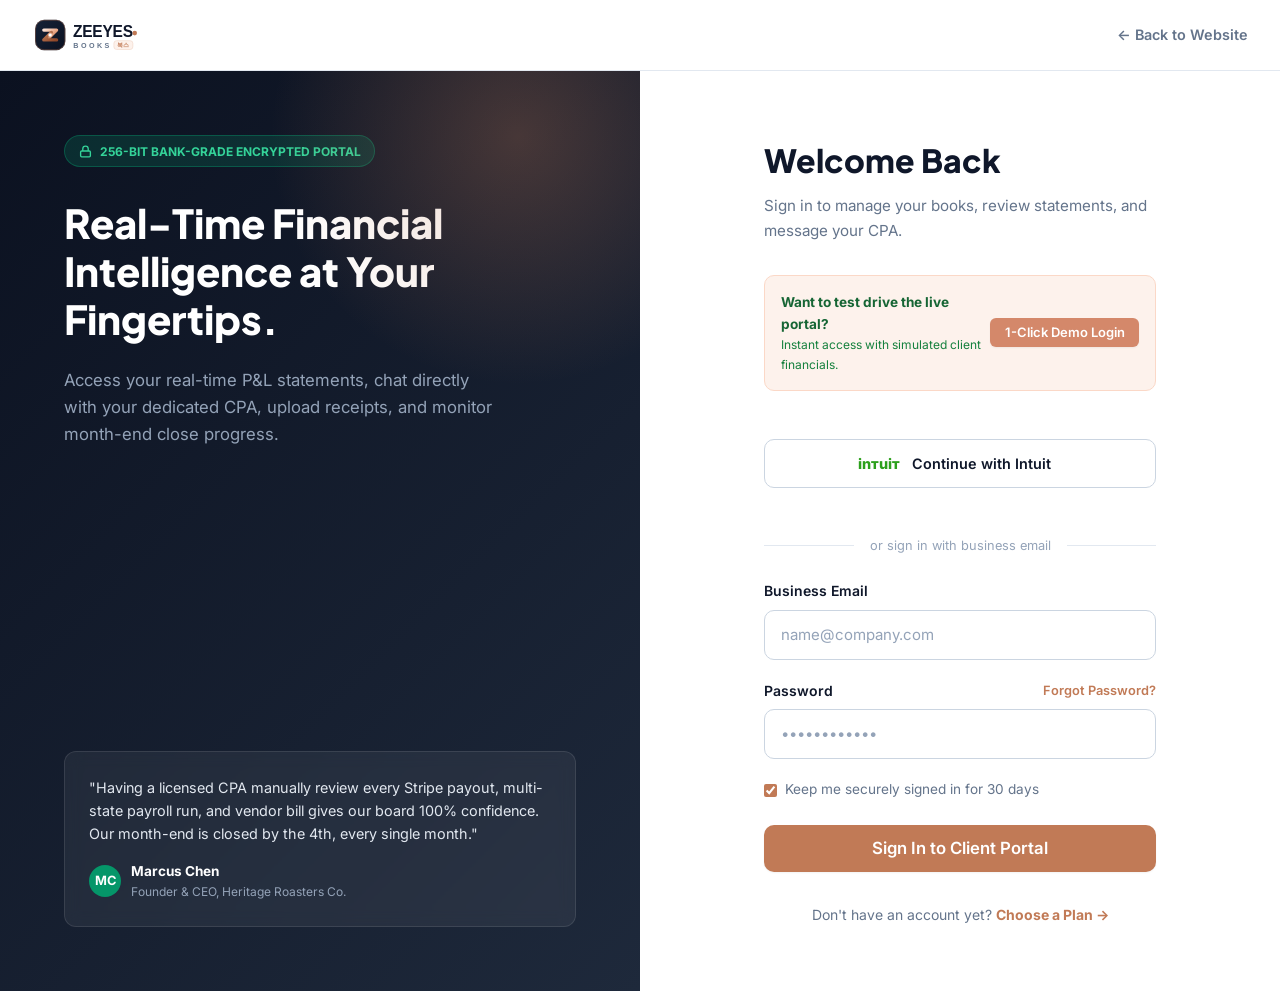
<file: login.html>
<!DOCTYPE html>
<html lang="en">
<head>
  <meta charset="UTF-8">
  <meta name="viewport" content="width=device-width, initial-scale=1.0">
  <title>Client Portal Login | ZEEYES Books</title>
  <meta name="description" content="Sign in to your ZEEYES Books client portal to access real-time financial statements, communicate with your CPA, and download tax packets.">
  
  <link rel="preconnect" href="https://fonts.googleapis.com">
  <link rel="preconnect" href="https://fonts.gstatic.com" crossorigin>
  <link href="https://fonts.googleapis.com/css2?family=Inter:wght@400;500;600;700&family=Plus+Jakarta+Sans:wght@600;700;800&display=swap" rel="stylesheet">
  
  <link rel="stylesheet" href="css/style.css">
  <link rel="stylesheet" href="css/components.css">
  <link rel="stylesheet" href="css/pages.css">
  <link rel="stylesheet" href="css/responsive.css">
</head>
<body style="background: #ffffff;">

  <!-- Minimal Header / Back Link -->
  <header style="border-bottom: 1px solid var(--border-light); padding: 1rem 2rem; display: flex; align-items: center; justify-content: space-between;">
    <a href="index.html" class="brand-logo">
      <img src="assets/images/logo.svg" alt="ZEEYES Books" width="165" height="38">
    </a>
    <a href="index.html" style="font-size: 0.9rem; font-weight: 600; color: var(--text-muted); display: inline-flex; align-items: center; gap: 0.35rem;">
      &larr; Back to Website
    </a>
  </header>

  <div class="auth-wrapper">
    <!-- Visual Side Panel -->
    <div class="auth-panel-visual">
      <div>
        <div style="display: inline-flex; align-items: center; gap: 0.5rem; background: rgba(5, 150, 105, 0.2); border: 1px solid rgba(5, 150, 105, 0.4); padding: 0.35rem 0.85rem; border-radius: 9999px; font-size: 0.75rem; font-weight: 700; color: #34d399; text-transform: uppercase; margin-bottom: 2rem;">
          <svg width="13" height="13" viewBox="0 0 24 24" fill="none" stroke="currentColor" stroke-width="2.5"><rect x="3" y="11" width="18" height="11" rx="2" ry="2"/><path d="M7 11V7a5 5 0 0 1 10 0v4"/></svg>
          256-Bit Bank-Grade Encrypted Portal
        </div>
        <h2 style="font-family: var(--font-display); font-size: 2.5rem; font-weight: 800; line-height: 1.2; margin-bottom: 1.5rem;">
          Real-Time Financial Intelligence at Your Fingertips.
        </h2>
        <p style="font-size: 1.05rem; color: #94a3b8; line-height: 1.6; max-width: 440px;">
          Access your real-time P&amp;L statements, chat directly with your dedicated CPA, upload receipts, and monitor month-end close progress.
        </p>
      </div>

      <!-- Testimonial Quote -->
      <div style="background: rgba(255, 255, 255, 0.06); border: 1px solid rgba(255, 255, 255, 0.1); border-radius: 12px; padding: 1.5rem; backdrop-filter: blur(8px);">
        <p style="font-size: 0.9rem; line-height: 1.6; color: #e2e8f0; margin-bottom: 1rem;">
          "Having a licensed CPA manually review every Stripe payout, multi-state payroll run, and vendor bill gives our board 100% confidence. Our month-end is closed by the 4th, every single month."
        </p>
        <div style="display: flex; align-items: center; gap: 0.65rem;">
          <div style="width: 32px; height: 32px; border-radius: 50%; background: #059669; display: flex; align-items: center; justify-content: center; font-weight: 700; font-size: 0.8rem;">
            MC
          </div>
          <div>
            <div style="font-weight: 700; font-size: 0.85rem; color: #ffffff;">Marcus Chen</div>
            <div style="font-size: 0.75rem; color: #94a3b8;">Founder &amp; CEO, Heritage Roasters Co.</div>
          </div>
        </div>
      </div>
    </div>

    <!-- Interactive Login Form Container -->
    <div class="auth-form-container">
      <h1 class="auth-title">Welcome Back</h1>
      <p class="auth-subtitle">Sign in to manage your books, review statements, and message your CPA.</p>

      <!-- One-Click Demo Account Banner -->
      <div class="demo-account-box">
        <div>
          <div style="font-size: 0.85rem; font-weight: 700; color: #166534;">Want to test drive the live portal?</div>
          <div style="font-size: 0.75rem; color: #15803d;">Instant access with simulated client financials.</div>
        </div>
        <button id="demo-login-btn" class="btn btn-accent btn-sm">1-Click Demo Login</button>
        <div id="g_id_onload" data-client_id="YOUR_GOOGLE_CLIENT_ID" data-callback="handleGoogleCredentialResponse" data-auto_prompt="false"></div>
      </div>

      <!-- Social Auth Buttons -->
      <div class="social-auth-btns">



        <div id="g_id_onload" data-client_id="YOUR_GOOGLE_CLIENT_ID" data-callback="handleGoogleCredentialResponse" data-auto_prompt="false"></div>
        
<div class="g_id_signin" data-type="standard" data-size="large" data-theme="outline" data-text="signin_with" data-shape="rectangular" data-logo_alignment="left"></div>
        <button class="btn-social" onclick="window.showToast('Connecting with Intuit Single Sign-On...', 'info'); setTimeout(() => window.location.href = 'portal.html', 1000);">
          <span style="font-weight: 800; color: #2ca01c;">inтuiт</span>
          Continue with Intuit

        <div id="g_id_onload" data-client_id="YOUR_GOOGLE_CLIENT_ID" data-callback="handleGoogleCredentialResponse" data-auto_prompt="false"></div>
      </div>

      <div class="auth-divider">or sign in with business email</div>

      <!-- Main Email/Password Form -->
      <form id="login-form">
        <div class="form-group">
          <label class="form-label" for="login-email">Business Email</label>
          <input type="email" id="login-email" class="form-control" placeholder="name@company.com" required>
        </div>

        <div class="form-group">
          <div style="display: flex; justify-content: space-between; align-items: center; margin-bottom: 0.45rem;">
            <label class="form-label" for="login-password" style="margin-bottom: 0;">Password</label>
            <a href="#" style="font-size: 0.8rem; color: var(--color-primary); font-weight: 600;" data-modal-target="forgot-modal">Forgot Password?</a>
          </div>
          <input type="password" id="login-password" class="form-control" placeholder="••••••••••••" required>
        </div>

        <div style="display: flex; align-items: center; gap: 0.5rem; margin-bottom: 1.5rem;">
          <input type="checkbox" id="remember-me" checked style="accent-color: var(--color-primary);">
          <label for="remember-me" style="font-size: 0.85rem; color: var(--text-muted); cursor: pointer;">
            Keep me securely signed in for 30 days
          </label>
        </div>

        <button type="submit" class="btn btn-primary btn-block btn-lg">Sign In to Client Portal</button>
        <div id="g_id_onload" data-client_id="YOUR_GOOGLE_CLIENT_ID" data-callback="handleGoogleCredentialResponse" data-auto_prompt="false"></div>
      </form>

      <div style="text-align: center; margin-top: 2rem; font-size: 0.875rem; color: var(--text-muted);">
        Don't have an account yet? <a href="pricing.html" style="font-weight: 700; color: var(--color-primary);">Choose a Plan &rarr;</a>
      </div>
    </div>
  </div>

  <!-- Forgot Password Modal -->
  <div id="forgot-modal" class="modal-overlay" role="dialog" aria-modal="true">
    <div class="modal-box">
      <div class="modal-header">
        <h3>Reset Your Password</h3>
        <button class="modal-close-btn" data-modal-close>&times;</button>
        <div id="g_id_onload" data-client_id="YOUR_GOOGLE_CLIENT_ID" data-callback="handleGoogleCredentialResponse" data-auto_prompt="false"></div>
      </div>
      <div class="modal-body">
        <p style="color: var(--text-muted); font-size: 0.9rem; margin-bottom: 1.25rem;">
          Enter your registered business email and we'll send a secure password reset link to regain access.
        </p>
        <form id="forgot-password-form">
          <div class="form-group">
            <label class="form-label" for="reset-email">Work Email</label>
            <input type="email" id="reset-email" class="form-control" required placeholder="name@company.com">
          </div>
          <button type="submit" class="btn btn-primary btn-block">Send Reset Link</button>
        <div id="g_id_onload" data-client_id="YOUR_GOOGLE_CLIENT_ID" data-callback="handleGoogleCredentialResponse" data-auto_prompt="false"></div>
        </form>
      </div>
    </div>
  </div>

  <script src="js/main.js"></script>
  <script src="js/auth.js"></script>
<script src="https://accounts.google.com/gsi/client" async defer></script>
  
</body>
</html>
</file>
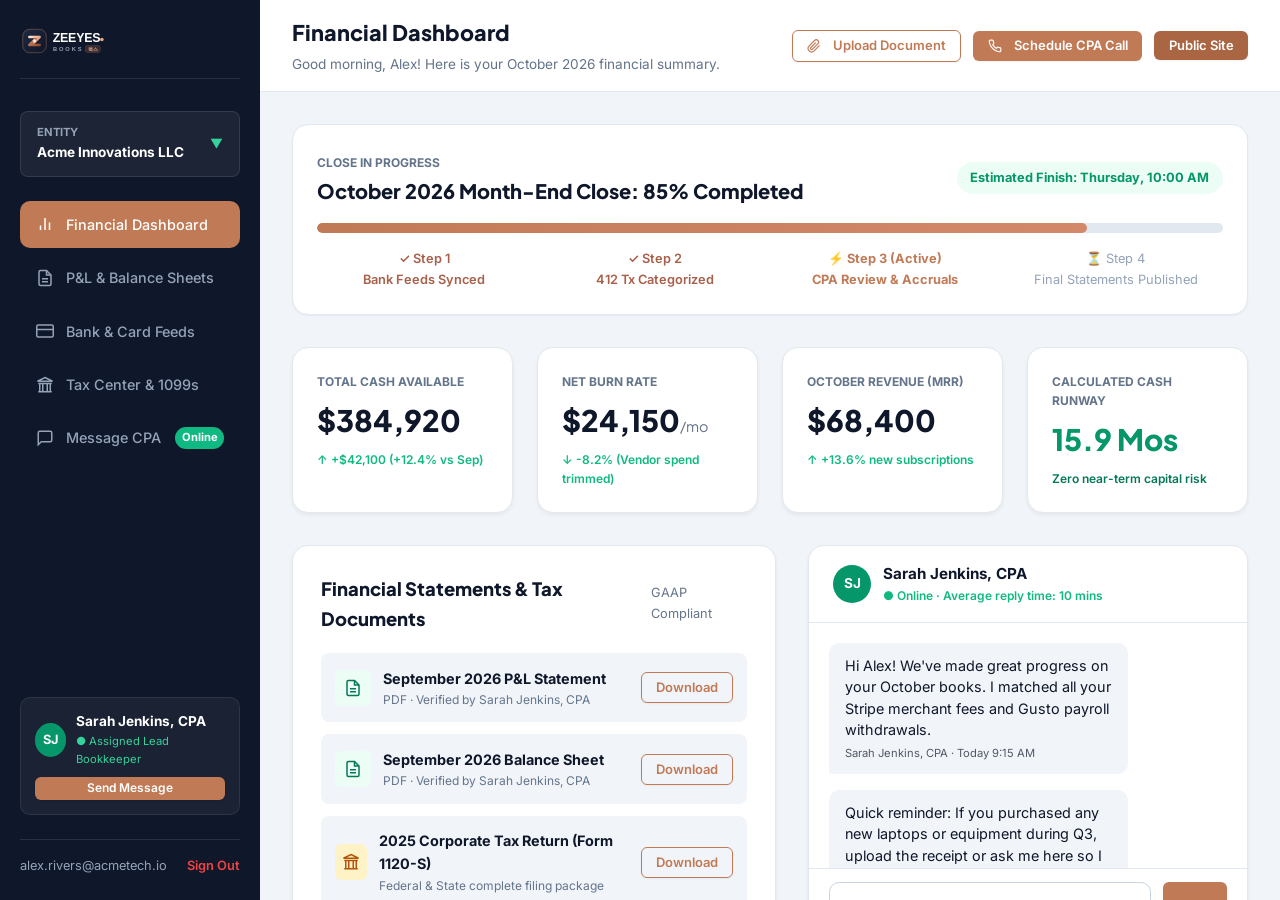
<file: portal.html>
<!DOCTYPE html>
<html lang="en">
<head>
  <meta charset="UTF-8">
  <meta name="viewport" content="width=device-width, initial-scale=1.0">
  <title>Client Portal Dashboard | ZEEYES Books</title>
  <meta name="description" content="ZEEYES Books Client Dashboard: view monthly financial reports, communicate with your lead CPA, track month-end close progress, and manage receipts.">
  
  <link rel="preconnect" href="https://fonts.googleapis.com">
  <link rel="preconnect" href="https://fonts.gstatic.com" crossorigin>
  <link href="https://fonts.googleapis.com/css2?family=Inter:wght@400;500;600;700&family=Plus+Jakarta+Sans:wght@600;700;800&display=swap" rel="stylesheet">
  
  <link rel="stylesheet" href="css/style.css">
  <link rel="stylesheet" href="css/components.css">
  <link rel="stylesheet" href="css/pages.css">
  <link rel="stylesheet" href="css/responsive.css">
</head>
<body>

  <div class="portal-layout">
    <!-- Portal Sidebar -->
    <aside class="portal-sidebar">
      <div class="portal-sidebar-brand">
        <a href="index.html">
          <img src="assets/images/logo-white.svg" alt="ZEEYES Books" width="145" height="34">
        </a>
      </div>

      <!-- Entity Switcher -->
      <div style="background: rgba(255, 255, 255, 0.06); padding: 0.75rem 1rem; border-radius: 8px; margin-bottom: 1.5rem; display: flex; align-items: center; justify-content: space-between; border: 1px solid rgba(255, 255, 255, 0.1);">
        <div>
          <div style="font-size: 0.7rem; color: #94a3b8; text-transform: uppercase; font-weight: 700;">Entity</div>
          <div style="font-size: 0.85rem; font-weight: 700; color: #ffffff;">Acme Innovations LLC</div>
        </div>
        <span style="font-size: 0.8rem; color: #34d399;">▼</span>
      </div>

      <!-- Nav Menu -->
      <nav class="portal-nav-menu">
        <a href="#dashboard" class="portal-nav-item active">
          <svg width="18" height="18" viewBox="0 0 24 24" fill="none" stroke="currentColor" stroke-width="2"><line x1="18" y1="20" x2="18" y2="10"/><line x1="12" y1="20" x2="12" y2="4"/><line x1="6" y1="20" x2="6" y2="14"/></svg>
          <span>Financial Dashboard</span>
        </a>
        <a href="#statements" class="portal-nav-item" onclick="window.showToast('Navigating to Statements Vault...', 'info')">
          <svg width="18" height="18" viewBox="0 0 24 24" fill="none" stroke="currentColor" stroke-width="2"><path d="M14 2H6a2 2 0 0 0-2 2v16a2 2 0 0 0 2 2h12a2 2 0 0 0 2-2V8z"/><polyline points="14 2 14 8 20 8"/><line x1="16" y1="13" x2="8" y2="13"/><line x1="16" y1="17" x2="8" y2="17"/></svg>
          <span>P&amp;L &amp; Balance Sheets</span>
        </a>
        <a href="#transactions" class="portal-nav-item" onclick="window.showToast('412 bank transactions categorized in October.', 'info')">
          <svg width="18" height="18" viewBox="0 0 24 24" fill="none" stroke="currentColor" stroke-width="2"><rect x="1" y="4" width="22" height="16" rx="2" ry="2"/><line x1="1" y1="10" x2="23" y2="10"/></svg>
          <span>Bank &amp; Card Feeds</span>
        </a>
        <a href="#tax-vault" class="portal-nav-item" onclick="window.showToast('Opening 2026 Tax Documents & 1099 Vault...', 'info')">
          <svg width="18" height="18" viewBox="0 0 24 24" fill="none" stroke="currentColor" stroke-width="2"><path d="M3 21h18M3 10h18M5 10v11M9 10v11M15 10v11M19 10v11M12 2l10 5H2l10-5z"/></svg>
          <span>Tax Center &amp; 1099s</span>
        </a>
        <a href="#messages" class="portal-nav-item" onclick="document.getElementById('chat-input').focus()">
          <svg width="18" height="18" viewBox="0 0 24 24" fill="none" stroke="currentColor" stroke-width="2"><path d="M21 15a2 2 0 0 1-2 2H7l-4 4V5a2 2 0 0 1 2-2h14a2 2 0 0 1 2 2z"/></svg>
          <span>Message CPA</span>
          <span style="margin-left: auto; background: #10b981; color: #ffffff; font-size: 0.7rem; font-weight: 700; padding: 0.1rem 0.4rem; border-radius: 9999px;">Online</span>
        </a>
      </nav>

      <!-- Assigned CPA Card -->
      <div class="portal-cpa-badge">
        <div style="display: flex; align-items: center; gap: 0.65rem; margin-bottom: 0.5rem;">
          <div style="width: 34px; height: 34px; border-radius: 50%; background: #059669; color: #ffffff; display: flex; align-items: center; justify-content: center; font-weight: 700; font-size: 0.8rem;">
            SJ
          </div>
          <div>
            <div style="font-size: 0.85rem; font-weight: 700; color: #ffffff;">Sarah Jenkins, CPA</div>
            <div style="font-size: 0.7rem; color: #34d399;">● Assigned Lead Bookkeeper</div>
          </div>
        </div>
        <button class="btn btn-primary btn-sm btn-block" style="font-size: 0.75rem; padding: 0.35rem 0.65rem;" onclick="document.getElementById('chat-input').focus()">
          Send Message
        </button>
      </div>

      <div style="margin-top: 1.5rem; padding-top: 1rem; border-top: 1px solid rgba(255, 255, 255, 0.1); display: flex; justify-content: space-between; align-items: center; font-size: 0.8rem; color: #94a3b8;">
        <span id="user-email-display">alex@company.com</span>
        <button id="portal-logout-btn" style="color: #ef4444; font-weight: 600;">Sign Out</button>
      </div>
    </aside>

    <!-- Main Content Area -->
    <div class="portal-content">
      <!-- Portal Topbar -->
      <header class="portal-topbar">
        <div>
          <h2 style="font-family: var(--font-display); font-size: 1.35rem; font-weight: 800; color: var(--text-main); margin-bottom: 0.2rem;">
            Financial Dashboard
          </h2>
          <div id="portal-greeting" style="font-size: 0.85rem; color: var(--text-muted);">
            Welcome back, Alex! Here is your October 2026 financial summary.
          </div>
        </div>

        <div style="display: flex; align-items: center; gap: 0.75rem;">
          <button id="btn-upload-receipt" class="btn btn-outline btn-sm">
            <svg width="14" height="14" viewBox="0 0 24 24" fill="none" stroke="currentColor" stroke-width="2" style="margin-right: 0.25rem;"><path d="M21.44 11.05l-9.19 9.19a6 6 0 0 1-8.49-8.49l9.19-9.19a4 4 0 0 1 5.66 5.66l-9.2 9.19a2 2 0 0 1-2.83-2.83l8.49-8.48"/></svg>
            Upload Document
          </button>
          <button class="btn btn-primary btn-sm" onclick="window.showToast('Sarah Jenkins will reach out to schedule your October review call.', 'success')">
            <svg width="14" height="14" viewBox="0 0 24 24" fill="none" stroke="currentColor" stroke-width="2" style="margin-right: 0.25rem;"><path d="M22 16.92v3a2 2 0 0 1-2.18 2 19.79 19.79 0 0 1-8.63-3.07 19.5 19.5 0 0 1-6-6 19.79 19.79 0 0 1-3.07-8.67A2 2 0 0 1 4.11 2h3a2 2 0 0 1 2 1.72 12.84 12.84 0 0 0 .7 2.81 2 2 0 0 1-.45 2.11L8.09 9.91a16 16 0 0 0 6 6l1.27-1.27a2 2 0 0 1 2.11-.45 12.84 12.84 0 0 0 2.81.7A2 2 0 0 1 22 16.92z"/></svg>
            Schedule CPA Call
          </button>
          <a href="index.html" class="btn btn-secondary btn-sm">Public Site</a>
        </div>
      </header>

      <!-- Main Body -->
      <main class="portal-main">
        <!-- Month-End Close Tracker -->
        <div class="portal-month-tracker">
          <div class="tracker-header">
            <div>
              <span style="font-size: 0.75rem; font-weight: 700; text-transform: uppercase; color: var(--text-muted);">Close In Progress</span>
              <h3 style="font-family: var(--font-display); font-size: 1.25rem; font-weight: 800;">
                October 2026 Month-End Close: 85% Completed
              </h3>
            </div>
            <span style="background: #ecfdf5; color: #059669; padding: 0.35rem 0.85rem; border-radius: 9999px; font-weight: 700; font-size: 0.8rem;">
              Estimated Finish: Thursday, 10:00 AM
            </span>
          </div>

          <div class="tracker-bar-bg">
            <div class="tracker-bar-fill"></div>
          </div>

          <div class="tracker-steps">
            <div class="tracker-step completed">
              <div>✓ Step 1</div>
              <div>Bank Feeds Synced</div>
            </div>
            <div class="tracker-step completed">
              <div>✓ Step 2</div>
              <div>412 Tx Categorized</div>
            </div>
            <div class="tracker-step current">
              <div>⚡ Step 3 (Active)</div>
              <div>CPA Review &amp; Accruals</div>
            </div>
            <div class="tracker-step pending">
              <div>⏳ Step 4</div>
              <div>Final Statements Published</div>
            </div>
          </div>
        </div>

        <!-- Metrics Grid -->
        <div style="display: grid; grid-template-columns: repeat(4, 1fr); gap: 1.5rem;">
          <div class="card" style="padding: 1.5rem;">
            <div style="font-size: 0.75rem; color: var(--text-muted); font-weight: 700; text-transform: uppercase;">Total Cash Available</div>
            <div style="font-family: var(--font-display); font-size: 1.85rem; font-weight: 800; color: var(--text-main); margin: 0.35rem 0;">
              $384,920
            </div>
            <div style="font-size: 0.75rem; color: #10b981; font-weight: 600;">
              ↑ +$42,100 (+12.4% vs Sep)
            </div>
          </div>

          <div class="card" style="padding: 1.5rem;">
            <div style="font-size: 0.75rem; color: var(--text-muted); font-weight: 700; text-transform: uppercase;">Net Burn Rate</div>
            <div style="font-family: var(--font-display); font-size: 1.85rem; font-weight: 800; color: var(--text-main); margin: 0.35rem 0;">
              $24,150<span style="font-size: 0.9rem; color: var(--text-muted); font-weight: 400;">/mo</span>
            </div>
            <div style="font-size: 0.75rem; color: #10b981; font-weight: 600;">
              ↓ -8.2% (Vendor spend trimmed)
            </div>
          </div>

          <div class="card" style="padding: 1.5rem;">
            <div style="font-size: 0.75rem; color: var(--text-muted); font-weight: 700; text-transform: uppercase;">October Revenue (MRR)</div>
            <div style="font-family: var(--font-display); font-size: 1.85rem; font-weight: 800; color: var(--text-main); margin: 0.35rem 0;">
              $68,400
            </div>
            <div style="font-size: 0.75rem; color: #10b981; font-weight: 600;">
              ↑ +13.6% new subscriptions
            </div>
          </div>

          <div class="card" style="padding: 1.5rem;">
            <div style="font-size: 0.75rem; color: var(--text-muted); font-weight: 700; text-transform: uppercase;">Calculated Cash Runway</div>
            <div style="font-family: var(--font-display); font-size: 1.85rem; font-weight: 800; color: #059669; margin: 0.35rem 0;">
              15.9 Mos
            </div>
            <div style="font-size: 0.75rem; color: #047857; font-weight: 600;">
              Zero near-term capital risk
            </div>
          </div>
        </div>

        <!-- 2-Column Split: Document Repository & Live CPA Messenger -->
        <div style="display: grid; grid-template-columns: 1.1fr 1fr; gap: 2rem;">
          <!-- Financial Statements Vault -->
          <div class="card" style="padding: 1.75rem;">
            <div style="display: flex; justify-content: space-between; align-items: center; margin-bottom: 1.25rem;">
              <h3 style="font-family: var(--font-display); font-size: 1.15rem; font-weight: 800;">
                Financial Statements &amp; Tax Documents
              </h3>
              <span style="font-size: 0.8rem; color: var(--text-muted);">GAAP Compliant</span>
            </div>

            <div style="display: flex; flex-direction: column; gap: 0.75rem;">
              <div style="display: flex; align-items: center; justify-content: space-between; padding: 0.85rem; background: var(--bg-subtle); border-radius: 8px;">
                <div style="display: flex; align-items: center; gap: 0.75rem;">
                  <div style="width: 36px; height: 36px; border-radius: 6px; background: #ecfdf5; color: #047857; display: flex; align-items: center; justify-content: center;">
                    <svg width="18" height="18" viewBox="0 0 24 24" fill="none" stroke="currentColor" stroke-width="2"><path d="M14 2H6a2 2 0 0 0-2 2v16a2 2 0 0 0 2 2h12a2 2 0 0 0 2-2V8z"/><polyline points="14 2 14 8 20 8"/><line x1="16" y1="13" x2="8" y2="13"/><line x1="16" y1="17" x2="8" y2="17"/></svg>
                  </div>
                  <div>
                    <div style="font-size: 0.9rem; font-weight: 700;">September 2026 P&amp;L Statement</div>
                    <div style="font-size: 0.75rem; color: var(--text-muted);">PDF &middot; Verified by Sarah Jenkins, CPA</div>
                  </div>
                </div>
                <button class="btn btn-outline btn-sm" data-doc-download="September_2026_Profit_Loss.pdf">Download</button>
              </div>

              <div style="display: flex; align-items: center; justify-content: space-between; padding: 0.85rem; background: var(--bg-subtle); border-radius: 8px;">
                <div style="display: flex; align-items: center; gap: 0.75rem;">
                  <div style="width: 36px; height: 36px; border-radius: 6px; background: #ecfdf5; color: #047857; display: flex; align-items: center; justify-content: center;">
                    <svg width="18" height="18" viewBox="0 0 24 24" fill="none" stroke="currentColor" stroke-width="2"><path d="M14 2H6a2 2 0 0 0-2 2v16a2 2 0 0 0 2 2h12a2 2 0 0 0 2-2V8z"/><polyline points="14 2 14 8 20 8"/><line x1="16" y1="13" x2="8" y2="13"/><line x1="16" y1="17" x2="8" y2="17"/></svg>
                  </div>
                  <div>
                    <div style="font-size: 0.9rem; font-weight: 700;">September 2026 Balance Sheet</div>
                    <div style="font-size: 0.75rem; color: var(--text-muted);">PDF &middot; Verified by Sarah Jenkins, CPA</div>
                  </div>
                </div>
                <button class="btn btn-outline btn-sm" data-doc-download="September_2026_Balance_Sheet.pdf">Download</button>
              </div>

              <div style="display: flex; align-items: center; justify-content: space-between; padding: 0.85rem; background: var(--bg-subtle); border-radius: 8px;">
                <div style="display: flex; align-items: center; gap: 0.75rem;">
                  <div style="width: 36px; height: 36px; border-radius: 6px; background: #fef3c7; color: #b45309; display: flex; align-items: center; justify-content: center;">
                    <svg width="18" height="18" viewBox="0 0 24 24" fill="none" stroke="currentColor" stroke-width="2"><path d="M3 21h18M3 10h18M5 10v11M9 10v11M15 10v11M19 10v11M12 2l10 5H2l10-5z"/></svg>
                  </div>
                  <div>
                    <div style="font-size: 0.9rem; font-weight: 700;">2025 Corporate Tax Return (Form 1120-S)</div>
                    <div style="font-size: 0.75rem; color: var(--text-muted);">Federal &amp; State complete filing package</div>
                  </div>
                </div>
                <button class="btn btn-outline btn-sm" data-doc-download="2025_Tax_Return_Form1120S.pdf">Download</button>
              </div>

              <div style="display: flex; align-items: center; justify-content: space-between; padding: 0.85rem; background: var(--bg-subtle); border-radius: 8px;">
                <div style="display: flex; align-items: center; gap: 0.75rem;">
                  <div style="width: 36px; height: 36px; border-radius: 6px; background: #eff6ff; color: #1d4ed8; display: flex; align-items: center; justify-content: center;">
                    <svg width="18" height="18" viewBox="0 0 24 24" fill="none" stroke="currentColor" stroke-width="2"><circle cx="12" cy="12" r="10"/><path d="M12 16v-4"/><path d="M12 8h.01"/></svg>
                  </div>
                  <div>
                    <div style="font-size: 0.9rem; font-weight: 700;">2026 R&amp;D Tax Credit Calculation Study</div>
                    <div style="font-size: 0.75rem; color: #047857; font-weight: 600;">$14,850 in Q3 credits identified</div>
                  </div>
                </div>
                <button class="btn btn-outline btn-sm" data-doc-download="RD_Tax_Credit_Study_2026.pdf">Download</button>
              </div>
            </div>
          </div>

          <!-- Live Dedicated CPA Messenger -->
          <div class="portal-chat-card">
            <div class="chat-header">
              <div style="width: 38px; height: 38px; border-radius: 50%; background: #059669; color: #ffffff; display: flex; align-items: center; justify-content: center; font-weight: 700; font-size: 0.85rem;">
                SJ
              </div>
              <div style="flex-grow: 1;">
                <div style="font-size: 0.95rem; font-weight: 700; color: var(--text-main);">Sarah Jenkins, CPA</div>
                <div style="font-size: 0.75rem; color: #10b981; font-weight: 600;">● Online &middot; Average reply time: 10 mins</div>
              </div>
            </div>

            <!-- Messages Stream -->
            <div id="chat-messages" class="chat-messages">
              <div class="chat-bubble cpa">
                <div>
                  Hi Alex! We've made great progress on your October books. I matched all your Stripe merchant fees and Gusto payroll withdrawals.
                </div>
                <div style="font-size: 0.7rem; opacity: 0.7; margin-top: 0.25rem;">Sarah Jenkins, CPA &middot; Today 9:15 AM</div>
              </div>

              <div class="chat-bubble cpa">
                <div>
                  Quick reminder: If you purchased any new laptops or equipment during Q3, upload the receipt or ask me here so I can apply Section 179 bonus depreciation!
                </div>
                <div style="font-size: 0.7rem; opacity: 0.7; margin-top: 0.25rem;">Sarah Jenkins, CPA &middot; Today 9:16 AM</div>
              </div>
            </div>

            <!-- Chat Input Bar -->
            <form id="chat-form" class="chat-input-bar">
              <input type="text" id="chat-input" class="form-control" style="font-size: 0.875rem;" placeholder="Ask Sarah anything (e.g. 'Can I deduct our team dinner?', 'When is October close ready?')">
              <button type="submit" class="btn btn-primary btn-sm" style="padding: 0.5rem 1rem;">Send</button>
            </form>
          </div>
        </div>
      </main>
    </div>
  </div>

  <script src="js/main.js"></script>
  <script src="js/portal.js"></script>
</body>
</html>
</file>
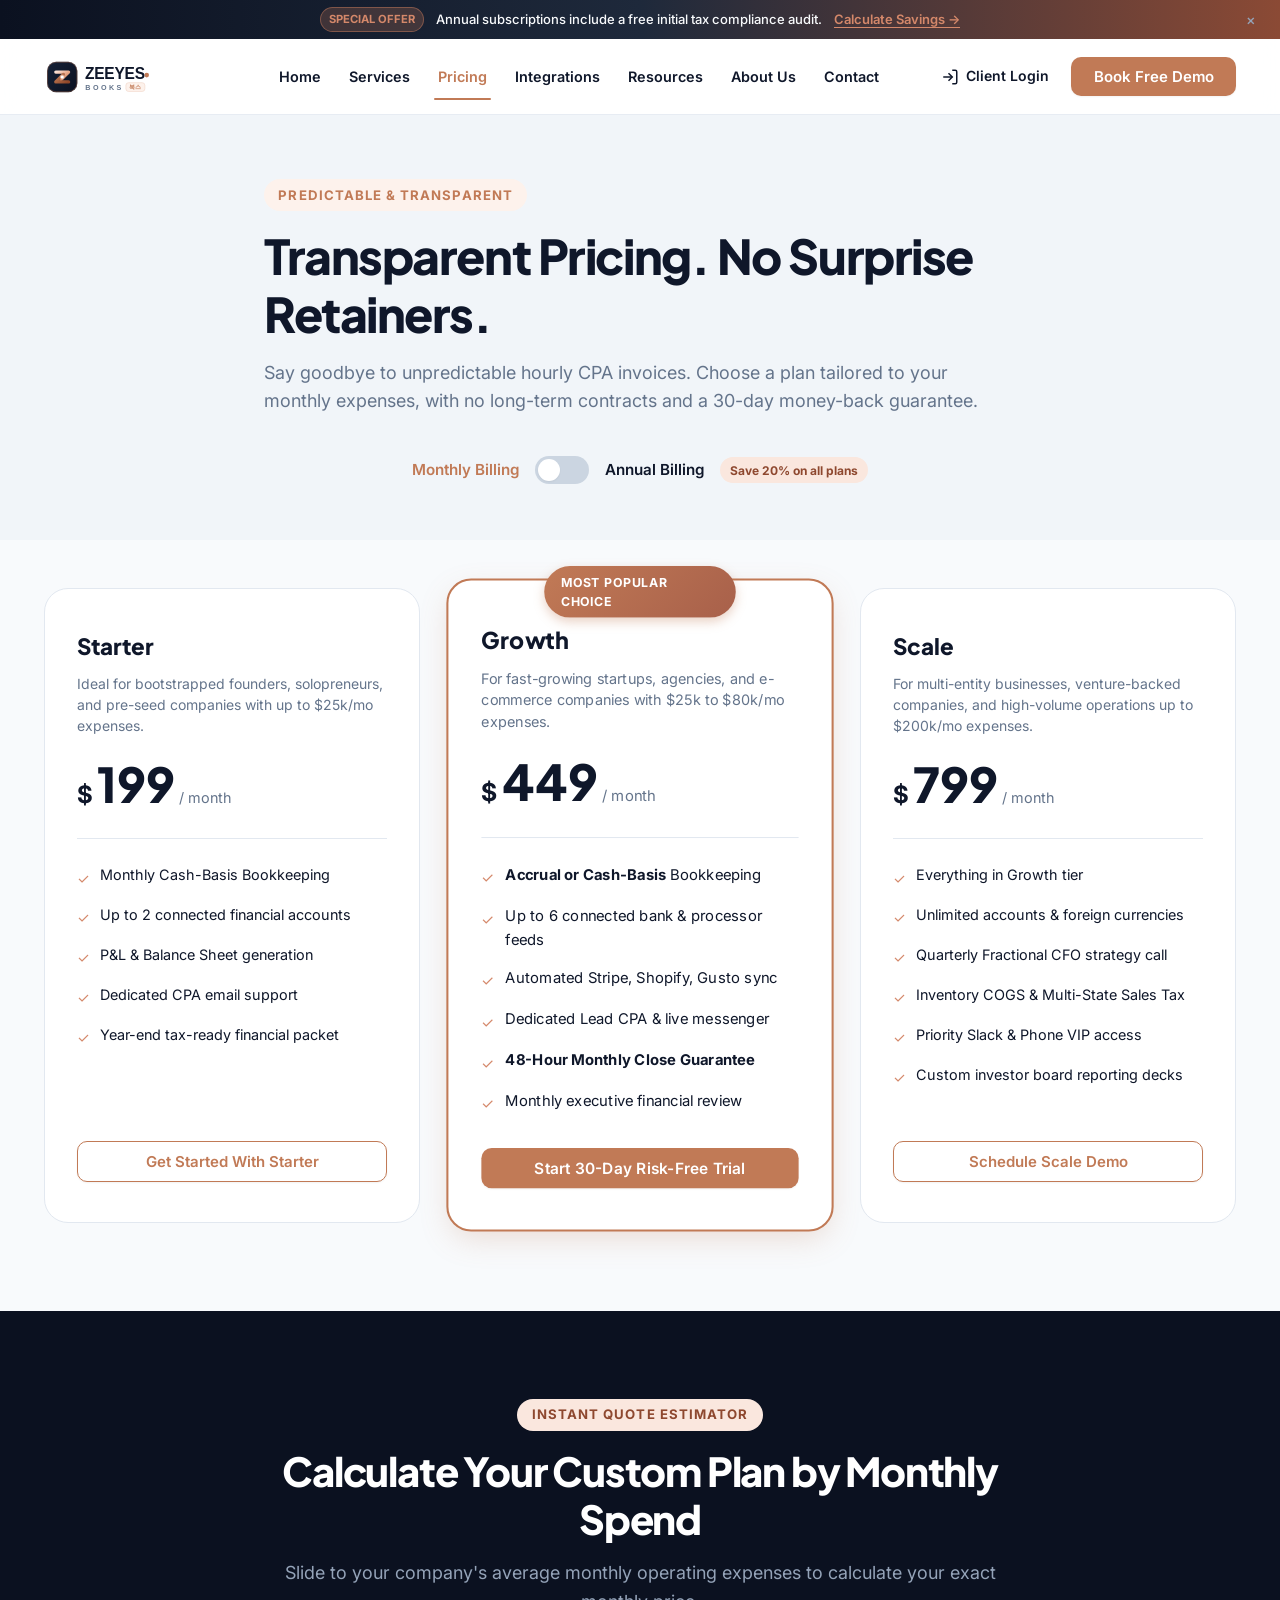
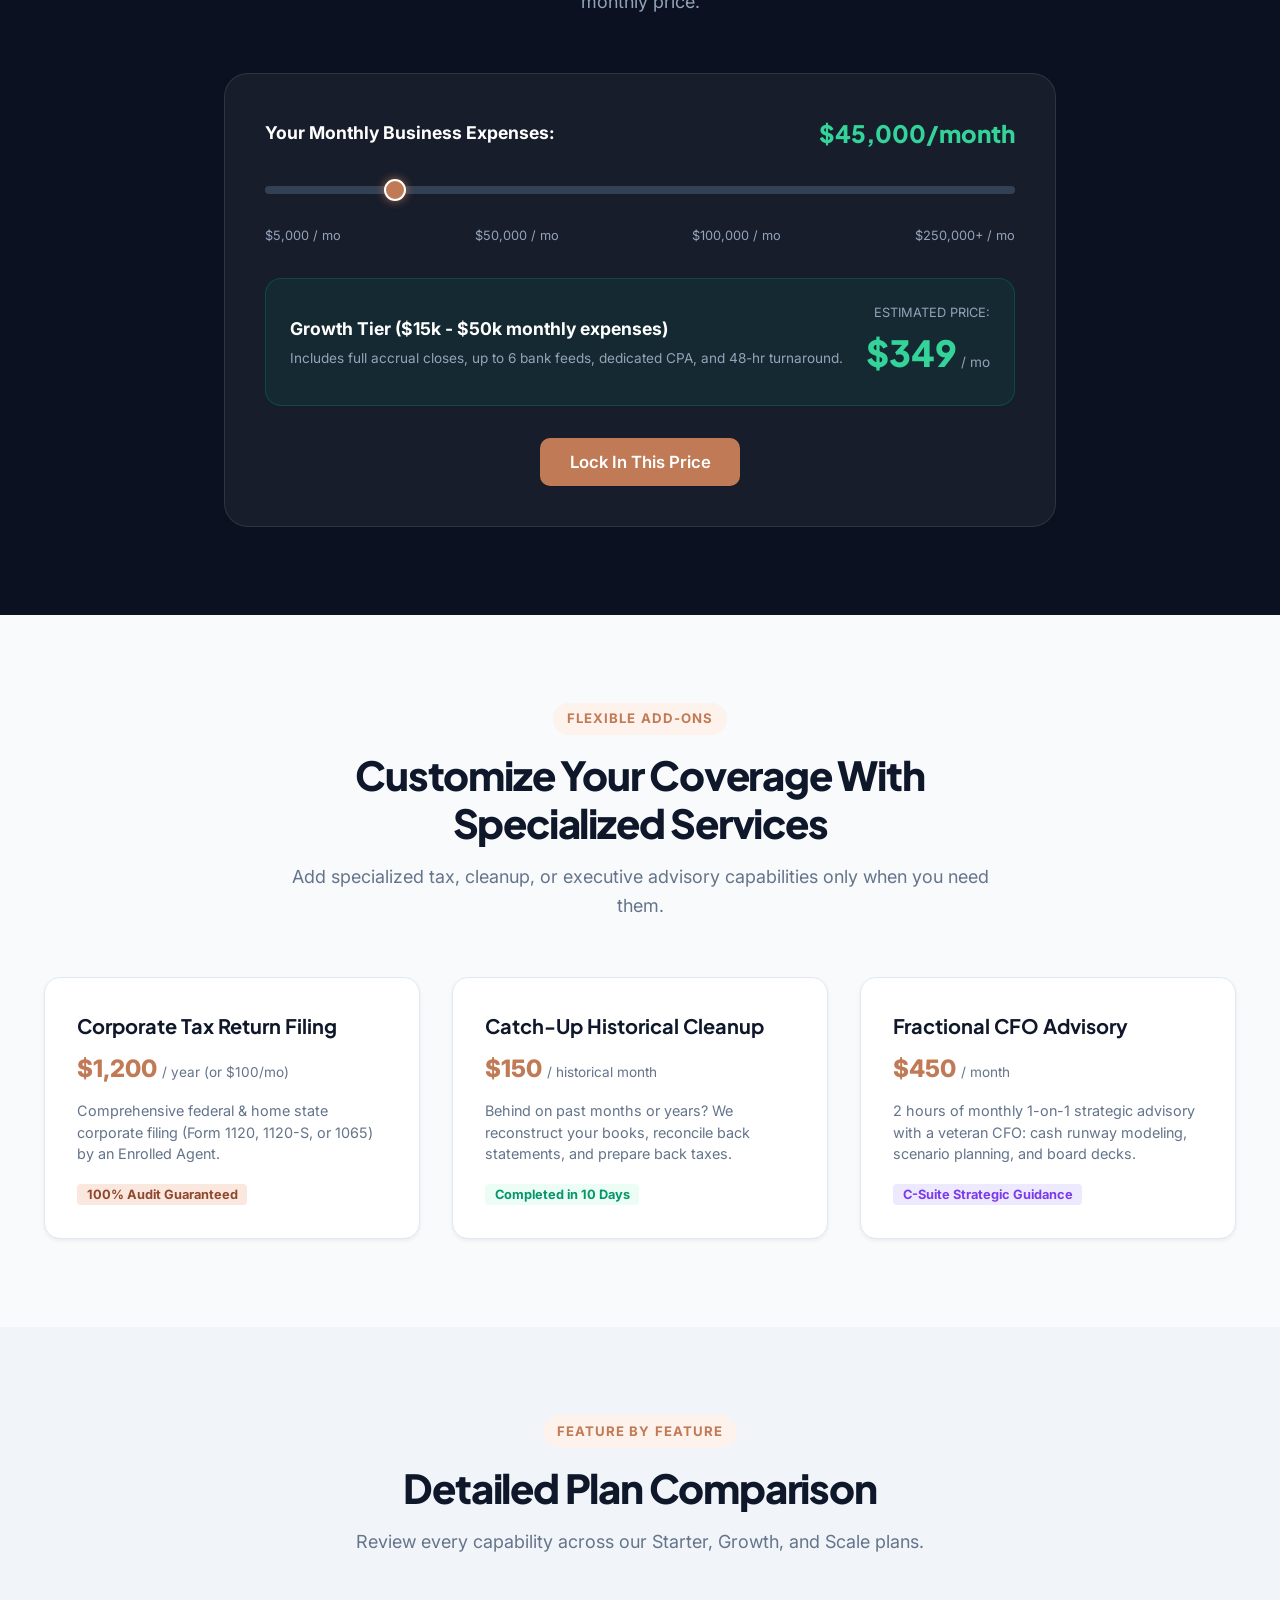
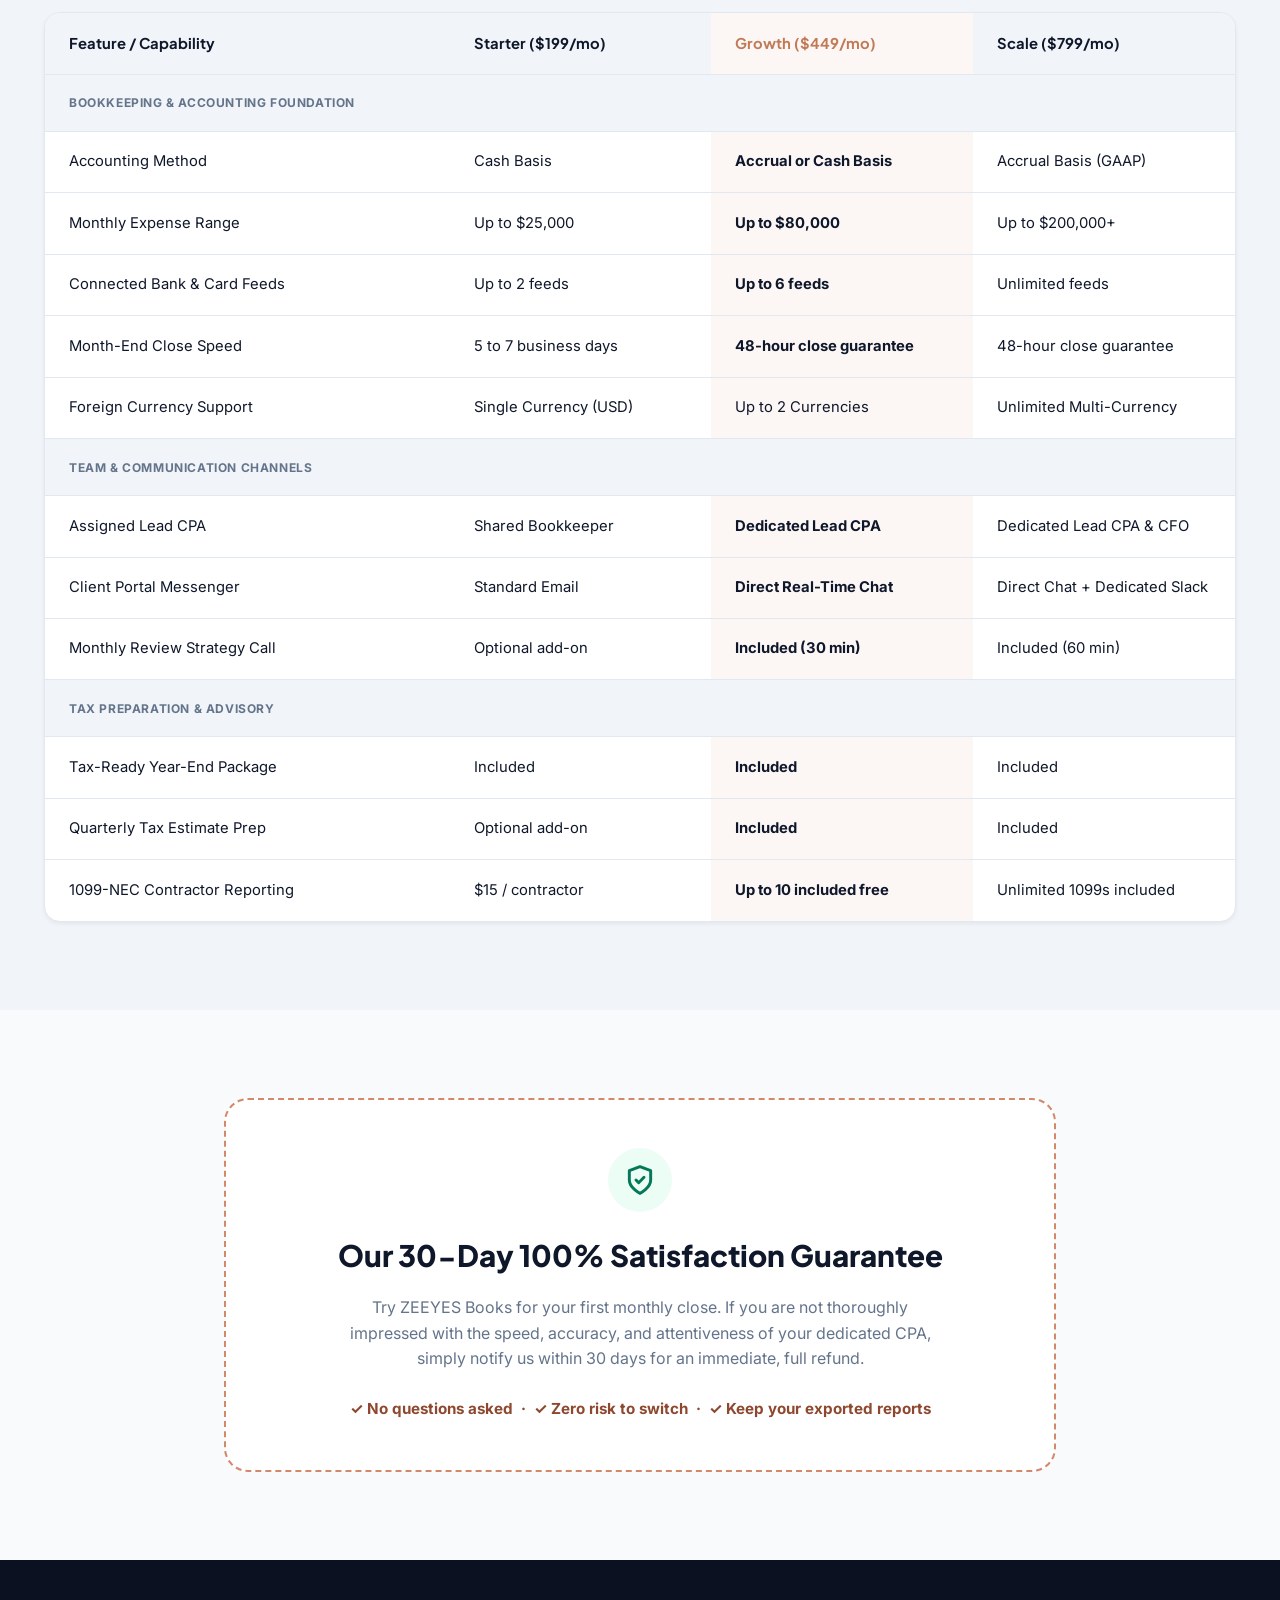
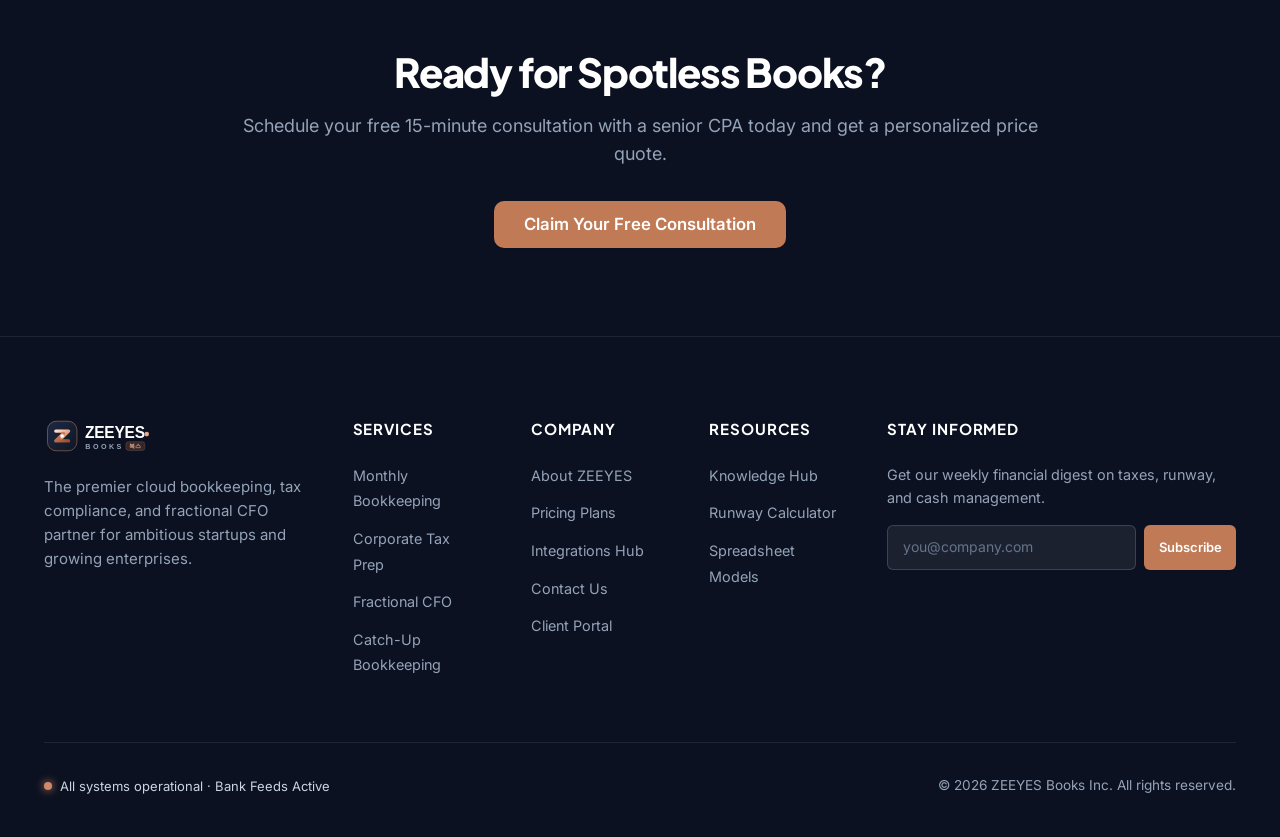
<file: pricing.html>
<!DOCTYPE html>
<html lang="en">

<head>
  <meta charset="UTF-8">
  <meta name="viewport" content="width=device-width, initial-scale=1.0">
  <title>Pricing &amp; Plans | ZEEYES Books - Transparent Bookkeeping &amp; Tax Pricing</title>
  <meta name="description"
    content="Simple, predictable monthly pricing for bookkeeping, tax preparation, and fractional CFO advisory. No hourly billing, no surprises.">

  <link rel="preconnect" href="https://fonts.googleapis.com">
  <link rel="preconnect" href="https://fonts.gstatic.com" crossorigin>
  <link
    href="https://fonts.googleapis.com/css2?family=Inter:wght@400;500;600;700&family=Plus+Jakarta+Sans:wght@600;700;800&display=swap"
    rel="stylesheet">

  <link rel="stylesheet" href="css/style.css">
  <link rel="stylesheet" href="css/components.css">
  <link rel="stylesheet" href="css/pages.css">
  <link rel="stylesheet" href="css/responsive.css">
</head>

<body>

  <!-- Topbar -->
  <div class="topbar">
    <div class="topbar-content">
      <span class="topbar-badge">Special Offer</span>
      <span>Annual subscriptions include a free initial tax compliance audit.</span>
      <a href="#quote-slider-section">Calculate Savings &rarr;</a>
    </div>
    <button class="topbar-close">&times;</button>
  </div>

  <!-- Header -->
  <header class="header">
    <div class="container nav-container">
      <a href="index.html" class="brand-logo">
        <img src="assets/images/logo.svg" alt="ZEEYES Books Logo" width="165" height="38">
      </a>
      <nav class="nav-links">
        <div class="nav-item"><a href="index.html" class="nav-link">Home</a></div>
        <div class="nav-item"><a href="services.html" class="nav-link">Services</a></div>
        <div class="nav-item"><a href="pricing.html" class="nav-link active">Pricing</a></div>
        <div class="nav-item"><a href="integrations.html" class="nav-link">Integrations</a></div>
        <div class="nav-item"><a href="resources.html" class="nav-link">Resources</a></div>
        <div class="nav-item"><a href="about.html" class="nav-link">About Us</a></div>
        <div class="nav-item"><a href="contact.html" class="nav-link">Contact</a></div>
      </nav>
      <div class="nav-actions">
        <a href="login.html" class="login-link">
          <svg width="18" height="18" viewBox="0 0 24 24" fill="none" stroke="currentColor" stroke-width="2">
            <path d="M15 3h4a2 2 0 0 1 2 2v14a2 2 0 0 1-2 2h-4"></path>
            <polyline points="10 17 15 12 10 7"></polyline>
            <line x1="15" y1="12" x2="3" y2="12"></line>
          </svg>
          Client Login
        </a>
        <button class="btn btn-primary" data-modal-target="consultation-modal">Book Free Demo</button>
        <button class="mobile-menu-toggle" aria-label="Toggle Navigation Menu">&#9776;</button>
      </div>
    </div>
  </header>

  <!-- Mobile Drawer -->
  <div class="mobile-drawer-backdrop"></div>
  <aside class="mobile-drawer">
    <div class="drawer-header">
      <img src="assets/images/logo.svg" alt="ZEEYES Books" width="140" height="32">
      <button class="drawer-close">&times;</button>
    </div>
    <div class="mobile-nav-links">
      <a href="index.html">Home</a>
      <a href="services.html">Services</a>
      <a href="pricing.html" class="active">Pricing</a>
      <a href="integrations.html">Integrations</a>
      <a href="resources.html">Resources</a>
      <a href="about.html">About Us</a>
      <a href="contact.html">Contact Us</a>
      <a href="login.html" style="color: var(--color-primary); font-weight: 700;">Client Portal &rarr;</a>
    </div>
  </aside>

  <main>
    <!-- Pricing Header Banner -->
    <section class="section section-subtle" style="padding-top: 4rem; padding-bottom: 3.5rem;">
      <div class="container text-center" style="max-width: 800px; margin: 0 auto;">
        <span class="section-tag">Predictable &amp; Transparent</span>
        <h1 class="section-title" style="font-size: 3rem;">Transparent Pricing. No Surprise Retainers.</h1>
        <p class="section-subtitle">
          Say goodbye to unpredictable hourly CPA invoices. Choose a plan tailored to your monthly expenses, with no
          long-term contracts and a 30-day money-back guarantee.
        </p>

        <!-- Billing Switcher Toggle -->
        <div class="billing-switcher" style="margin-top: 2.5rem; margin-bottom: 0;">
          <span id="label-monthly" class="billing-label active">Monthly Billing</span>
          <div id="billing-toggle" class="switch-toggle" role="button" aria-label="Toggle annual billing discount">
            <div class="switch-handle"></div>
          </div>
          <span id="label-annual" class="billing-label">Annual Billing</span>
          <span class="save-badge">Save 20% on all plans</span>
        </div>
      </div>
    </section>

    <!-- Pricing Cards Grid -->
    <section class="section" style="padding-top: 3rem;">
      <div class="container">
        <div class="pricing-grid">
          <!-- Starter Plan -->
          <div class="pricing-card">
            <div class="pricing-header">
              <h3 class="plan-name">Starter</h3>
              <p class="plan-desc">Ideal for bootstrapped founders, solopreneurs, and pre-seed companies with up to
                $25k/mo expenses.</p>
            </div>
            <div class="plan-price-box">
              <span class="currency">$</span>
              <span class="price-amount" data-monthly-price="199" data-annual-price="159">199</span>
              <span class="price-period">/ month</span>
            </div>
            <div class="pricing-features">
              <div class="pricing-feature-item">
                <span class="feature-check">✓</span>
                <span>Monthly Cash-Basis Bookkeeping</span>
              </div>
              <div class="pricing-feature-item">
                <span class="feature-check">✓</span>
                <span>Up to 2 connected financial accounts</span>
              </div>
              <div class="pricing-feature-item">
                <span class="feature-check">✓</span>
                <span>P&amp;L &amp; Balance Sheet generation</span>
              </div>
              <div class="pricing-feature-item">
                <span class="feature-check">✓</span>
                <span>Dedicated CPA email support</span>
              </div>
              <div class="pricing-feature-item">
                <span class="feature-check">✓</span>
                <span>Year-end tax-ready financial packet</span>
              </div>
            </div>
            <button class="btn btn-outline btn-block" data-modal-target="consultation-modal">Get Started With
              Starter</button>
          </div>

          <!-- Growth Plan (Popular) -->
          <div class="pricing-card popular">
            <div class="popular-badge">Most Popular Choice</div>
            <div class="pricing-header">
              <h3 class="plan-name">Growth</h3>
              <p class="plan-desc">For fast-growing startups, agencies, and e-commerce companies with $25k to $80k/mo
                expenses.</p>
            </div>
            <div class="plan-price-box">
              <span class="currency">$</span>
              <span class="price-amount" data-monthly-price="449" data-annual-price="359">449</span>
              <span class="price-period">/ month</span>
            </div>
            <div class="pricing-features">
              <div class="pricing-feature-item">
                <span class="feature-check">✓</span>
                <span><strong>Accrual or Cash-Basis</strong> Bookkeeping</span>
              </div>
              <div class="pricing-feature-item">
                <span class="feature-check">✓</span>
                <span>Up to 6 connected bank &amp; processor feeds</span>
              </div>
              <div class="pricing-feature-item">
                <span class="feature-check">✓</span>
                <span>Automated Stripe, Shopify, Gusto sync</span>
              </div>
              <div class="pricing-feature-item">
                <span class="feature-check">✓</span>
                <span>Dedicated Lead CPA &amp; live messenger</span>
              </div>
              <div class="pricing-feature-item">
                <span class="feature-check">✓</span>
                <span><strong>48-Hour Monthly Close Guarantee</strong></span>
              </div>
              <div class="pricing-feature-item">
                <span class="feature-check">✓</span>
                <span>Monthly executive financial review</span>
              </div>
            </div>
            <button class="btn btn-primary btn-block" data-modal-target="consultation-modal">Start 30-Day Risk-Free
              Trial</button>
          </div>

          <!-- Scale Plan -->
          <div class="pricing-card">
            <div class="pricing-header">
              <h3 class="plan-name">Scale</h3>
              <p class="plan-desc">For multi-entity businesses, venture-backed companies, and high-volume operations up
                to $200k/mo expenses.</p>
            </div>
            <div class="plan-price-box">
              <span class="currency">$</span>
              <span class="price-amount" data-monthly-price="799" data-annual-price="639">799</span>
              <span class="price-period">/ month</span>
            </div>
            <div class="pricing-features">
              <div class="pricing-feature-item">
                <span class="feature-check">✓</span>
                <span>Everything in Growth tier</span>
              </div>
              <div class="pricing-feature-item">
                <span class="feature-check">✓</span>
                <span>Unlimited accounts &amp; foreign currencies</span>
              </div>
              <div class="pricing-feature-item">
                <span class="feature-check">✓</span>
                <span>Quarterly Fractional CFO strategy call</span>
              </div>
              <div class="pricing-feature-item">
                <span class="feature-check">✓</span>
                <span>Inventory COGS &amp; Multi-State Sales Tax</span>
              </div>
              <div class="pricing-feature-item">
                <span class="feature-check">✓</span>
                <span>Priority Slack &amp; Phone VIP access</span>
              </div>
              <div class="pricing-feature-item">
                <span class="feature-check">✓</span>
                <span>Custom investor board reporting decks</span>
              </div>
            </div>
            <button class="btn btn-outline btn-block" data-modal-target="consultation-modal">Schedule Scale
              Demo</button>
          </div>
        </div>
      </div>
    </section>

    <!-- Dynamic Expense-Based Pricing Quote Estimator -->
    <section id="quote-slider-section" class="section section-dark">
      <div class="container container-narrow">
        <div class="section-header">
          <span class="section-tag tag-emerald">Instant Quote Estimator</span>
          <h2 class="section-title">Calculate Your Custom Plan by Monthly Spend</h2>
          <p class="section-subtitle">
            Slide to your company's average monthly operating expenses to calculate your exact monthly price.
          </p>
        </div>

        <div
          style="background: rgba(255, 255, 255, 0.05); border: 1px solid rgba(255, 255, 255, 0.1); border-radius: var(--radius-xl); padding: 2.5rem;">
          <div style="display: flex; justify-content: space-between; align-items: center; margin-bottom: 1.5rem;">
            <label for="pricing-quote-slider" style="font-size: 1.1rem; font-weight: 700; color: #ffffff;">Your Monthly
              Business Expenses:</label>
            <span id="quote-expense-display"
              style="font-family: var(--font-display); font-size: 1.5rem; font-weight: 800; color: #34d399;">$45,000/month</span>
          </div>

          <input type="range" id="pricing-quote-slider" class="range-slider" min="5000" max="250000" step="5000"
            value="45000" style="margin-bottom: 2rem;">

          <div
            style="display: flex; justify-content: space-between; font-size: 0.8rem; color: #94a3b8; margin-bottom: 2rem;">
            <span>$5,000 / mo</span>
            <span>$50,000 / mo</span>
            <span>$100,000 / mo</span>
            <span>$250,000+ / mo</span>
          </div>

          <div
            style="background: rgba(5, 150, 105, 0.1); border: 1px solid rgba(5, 150, 105, 0.3); border-radius: var(--radius-lg); padding: 1.5rem; display: flex; align-items: center; justify-content: space-between; flex-wrap: gap;">
            <div>
              <div id="quote-rec-tier"
                style="font-weight: 700; color: #ffffff; font-size: 1.1rem; margin-bottom: 0.25rem;">
                Growth Tier ($15k - $50k monthly expenses)
              </div>
              <div style="font-size: 0.85rem; color: #94a3b8;">
                Includes full accrual closes, up to 6 bank feeds, dedicated CPA, and 48-hr turnaround.
              </div>
            </div>
            <div style="text-align: right;">
              <div style="font-size: 0.8rem; color: #94a3b8; text-transform: uppercase;">Estimated Price:</div>
              <div style="display: flex; align-items: baseline; gap: 0.25rem;">
                <span id="quote-estimated-price"
                  style="font-family: var(--font-display); font-size: 2.25rem; font-weight: 800; color: #34d399;">$349</span>
                <span style="font-size: 0.85rem; color: #94a3b8;">/ mo</span>
              </div>
            </div>
          </div>

          <div style="text-align: center; margin-top: 2rem;">
            <button class="btn btn-primary btn-lg" data-modal-target="consultation-modal">Lock In This Price</button>
          </div>
        </div>
      </div>
    </section>

    <!-- Plan Add-Ons Grid -->
    <section class="section">
      <div class="container">
        <div class="section-header">
          <span class="section-tag">Flexible Add-Ons</span>
          <h2 class="section-title">Customize Your Coverage With Specialized Services</h2>
          <p class="section-subtitle">Add specialized tax, cleanup, or executive advisory capabilities only when you
            need them.</p>
        </div>

        <div style="display: grid; grid-template-columns: repeat(3, 1fr); gap: 2rem;">
          <div class="card">
            <h3 style="font-family: var(--font-display); font-size: 1.25rem; margin-bottom: 0.5rem;">Corporate Tax
              Return Filing</h3>
            <div style="font-size: 1.5rem; font-weight: 800; color: var(--color-primary); margin-bottom: 0.75rem;">
              $1,200 <span style="font-size: 0.85rem; color: var(--text-muted); font-weight: 400;">/ year (or
                $100/mo)</span>
            </div>
            <p style="font-size: 0.9rem; color: var(--text-muted); line-height: 1.5; margin-bottom: 1rem;">
              Comprehensive federal &amp; home state corporate filing (Form 1120, 1120-S, or 1065) by an Enrolled Agent.
            </p>
            <span
              style="font-size: 0.8rem; font-weight: 700; color: var(--color-accent-dark); background: var(--color-accent-light); padding: 0.2rem 0.6rem; border-radius: 4px;">100%
              Audit Guaranteed</span>
          </div>

          <div class="card">
            <h3 style="font-family: var(--font-display); font-size: 1.25rem; margin-bottom: 0.5rem;">Catch-Up Historical
              Cleanup</h3>
            <div style="font-size: 1.5rem; font-weight: 800; color: var(--color-primary); margin-bottom: 0.75rem;">
              $150 <span style="font-size: 0.85rem; color: var(--text-muted); font-weight: 400;">/ historical
                month</span>
            </div>
            <p style="font-size: 0.9rem; color: var(--text-muted); line-height: 1.5; margin-bottom: 1rem;">
              Behind on past months or years? We reconstruct your books, reconcile back statements, and prepare back
              taxes.
            </p>
            <span
              style="font-size: 0.8rem; font-weight: 700; color: #059669; background: #ecfdf5; padding: 0.2rem 0.6rem; border-radius: 4px;">Completed
              in 10 Days</span>
          </div>

          <div class="card">
            <h3 style="font-family: var(--font-display); font-size: 1.25rem; margin-bottom: 0.5rem;">Fractional CFO
              Advisory</h3>
            <div style="font-size: 1.5rem; font-weight: 800; color: var(--color-primary); margin-bottom: 0.75rem;">
              $450 <span style="font-size: 0.85rem; color: var(--text-muted); font-weight: 400;">/ month</span>
            </div>
            <p style="font-size: 0.9rem; color: var(--text-muted); line-height: 1.5; margin-bottom: 1rem;">
              2 hours of monthly 1-on-1 strategic advisory with a veteran CFO: cash runway modeling, scenario planning,
              and board decks.
            </p>
            <span
              style="font-size: 0.8rem; font-weight: 700; color: #7c3aed; background: #ede9fe; padding: 0.2rem 0.6rem; border-radius: 4px;">C-Suite
              Strategic Guidance</span>
          </div>
        </div>
      </div>
    </section>

    <!-- Full Feature Comparison Table -->
    <section class="section section-subtle">
      <div class="container">
        <div class="section-header">
          <span class="section-tag">Feature By Feature</span>
          <h2 class="section-title">Detailed Plan Comparison</h2>
          <p class="section-subtitle">Review every capability across our Starter, Growth, and Scale plans.</p>
        </div>

        <div class="comparison-table-wrapper">
          <table class="comparison-table">
            <thead>
              <tr>
                <th style="width: 34%;">Feature / Capability</th>
                <th style="width: 22%;">Starter ($199/mo)</th>
                <th class="col-highlight" style="width: 22%; color: var(--color-primary);">Growth ($449/mo)</th>
                <th style="width: 22%;">Scale ($799/mo)</th>
              </tr>
            </thead>
            <tbody>
              <tr>
                <td colspan="4"
                  style="background: #f1f5f9; font-weight: 700; text-transform: uppercase; font-size: 0.75rem; letter-spacing: 0.05em; color: var(--text-muted);">
                  Bookkeeping &amp; Accounting Foundation
                </td>
              </tr>
              <tr>
                <td>Accounting Method</td>
                <td>Cash Basis</td>
                <td class="col-highlight"><strong>Accrual or Cash Basis</strong></td>
                <td>Accrual Basis (GAAP)</td>
              </tr>
              <tr>
                <td>Monthly Expense Range</td>
                <td>Up to $25,000</td>
                <td class="col-highlight"><strong>Up to $80,000</strong></td>
                <td>Up to $200,000+</td>
              </tr>
              <tr>
                <td>Connected Bank &amp; Card Feeds</td>
                <td>Up to 2 feeds</td>
                <td class="col-highlight"><strong>Up to 6 feeds</strong></td>
                <td>Unlimited feeds</td>
              </tr>
              <tr>
                <td>Month-End Close Speed</td>
                <td>5 to 7 business days</td>
                <td class="col-highlight"><strong>48-hour close guarantee</strong></td>
                <td>48-hour close guarantee</td>
              </tr>
              <tr>
                <td>Foreign Currency Support</td>
                <td>Single Currency (USD)</td>
                <td class="col-highlight">Up to 2 Currencies</td>
                <td>Unlimited Multi-Currency</td>
              </tr>
              <tr>
                <td colspan="4"
                  style="background: #f1f5f9; font-weight: 700; text-transform: uppercase; font-size: 0.75rem; letter-spacing: 0.05em; color: var(--text-muted);">
                  Team &amp; Communication Channels
                </td>
              </tr>
              <tr>
                <td>Assigned Lead CPA</td>
                <td>Shared Bookkeeper</td>
                <td class="col-highlight"><strong>Dedicated Lead CPA</strong></td>
                <td>Dedicated Lead CPA &amp; CFO</td>
              </tr>
              <tr>
                <td>Client Portal Messenger</td>
                <td>Standard Email</td>
                <td class="col-highlight"><strong>Direct Real-Time Chat</strong></td>
                <td>Direct Chat + Dedicated Slack</td>
              </tr>
              <tr>
                <td>Monthly Review Strategy Call</td>
                <td>Optional add-on</td>
                <td class="col-highlight"><strong>Included (30 min)</strong></td>
                <td>Included (60 min)</td>
              </tr>
              <tr>
                <td colspan="4"
                  style="background: #f1f5f9; font-weight: 700; text-transform: uppercase; font-size: 0.75rem; letter-spacing: 0.05em; color: var(--text-muted);">
                  Tax Preparation &amp; Advisory
                </td>
              </tr>
              <tr>
                <td>Tax-Ready Year-End Package</td>
                <td>Included</td>
                <td class="col-highlight"><strong>Included</strong></td>
                <td>Included</td>
              </tr>
              <tr>
                <td>Quarterly Tax Estimate Prep</td>
                <td>Optional add-on</td>
                <td class="col-highlight"><strong>Included</strong></td>
                <td>Included</td>
              </tr>
              <tr>
                <td>1099-NEC Contractor Reporting</td>
                <td>$15 / contractor</td>
                <td class="col-highlight"><strong>Up to 10 included free</strong></td>
                <td>Unlimited 1099s included</td>
              </tr>
            </tbody>
          </table>
        </div>
      </div>
    </section>

    <!-- 100% Money-Back Guarantee Section -->
    <section class="section">
      <div class="container container-narrow">
        <div
          style="background: #ffffff; border: 2px dashed var(--color-accent); border-radius: var(--radius-xl); padding: 3rem; text-align: center;">
          <div
            style="width: 64px; height: 64px; margin: 0 auto 1.25rem auto; background: #ecfdf5; color: #047857; border-radius: 50%; display: flex; align-items: center; justify-content: center;">
            <svg width="32" height="32" viewBox="0 0 24 24" fill="none" stroke="currentColor" stroke-width="2.2"
              stroke-linecap="round" stroke-linejoin="round">
              <path d="M12 22s8-4 8-10V5l-8-3-8 3v7c0 6 8 10 8 10z" />
              <polyline points="9 12 11 14 15 10" />
            </svg>
          </div>
          <h3 style="font-family: var(--font-display); font-size: 1.85rem; font-weight: 800; margin-bottom: 1rem;">
            Our 30-Day 100% Satisfaction Guarantee
          </h3>
          <p
            style="color: var(--text-muted); font-size: 1rem; line-height: 1.6; max-width: 600px; margin: 0 auto 1.5rem auto;">
            Try ZEEYES Books for your first monthly close. If you are not thoroughly impressed with the speed, accuracy,
            and attentiveness of your dedicated CPA, simply notify us within 30 days for an immediate, full refund.
          </p>
          <div
            style="display: inline-flex; align-items: center; gap: 0.5rem; font-weight: 700; color: var(--color-accent-dark); font-size: 0.95rem;">
            <span>✓ No questions asked</span>
            <span>&middot;</span>
            <span>✓ Zero risk to switch</span>
            <span>&middot;</span>
            <span>✓ Keep your exported reports</span>
          </div>
        </div>
      </div>
    </section>

    <!-- CTA -->
    <section class="section section-dark" style="text-align: center;">
      <div class="container container-narrow">
        <h2 class="section-title">Ready for Spotless Books?</h2>
        <p class="section-subtitle" style="margin-bottom: 2rem;">
          Schedule your free 15-minute consultation with a senior CPA today and get a personalized price quote.
        </p>
        <button class="btn btn-primary btn-lg" data-modal-target="consultation-modal">Claim Your Free
          Consultation</button>
      </div>
    </section>
  </main>

  <!-- Footer -->
  <footer class="footer">
    <div class="container">
      <div class="footer-top">
        <div class="footer-brand">
          <img src="assets/images/logo-white.svg" alt="ZEEYES Books" width="165" height="38">
          <p>The premier cloud bookkeeping, tax compliance, and fractional CFO partner for ambitious startups and
            growing enterprises.</p>
        </div>
        <div>
          <h4 class="footer-heading">Services</h4>
          <ul class="footer-nav-list">
            <li><a href="services.html#bookkeeping">Monthly Bookkeeping</a></li>
            <li><a href="services.html#tax">Corporate Tax Prep</a></li>
            <li><a href="services.html#cfo">Fractional CFO</a></li>
            <li><a href="services.html#catchup">Catch-Up Bookkeeping</a></li>
          </ul>
        </div>
        <div>
          <h4 class="footer-heading">Company</h4>
          <ul class="footer-nav-list">
            <li><a href="about.html">About ZEEYES</a></li>
            <li><a href="pricing.html">Pricing Plans</a></li>
            <li><a href="integrations.html">Integrations Hub</a></li>
            <li><a href="contact.html">Contact Us</a></li>
            <li><a href="login.html">Client Portal</a></li>
          </ul>
        </div>
        <div>
          <h4 class="footer-heading">Resources</h4>
          <ul class="footer-nav-list">
            <li><a href="resources.html">Knowledge Hub</a></li>
            <li><a href="resources.html#calculator">Runway Calculator</a></li>
            <li><a href="resources.html#templates">Spreadsheet Models</a></li>
          </ul>
        </div>
        <div class="footer-newsletter">
          <h4 class="footer-heading">Stay Informed</h4>
          <p>Get our weekly financial digest on taxes, runway, and cash management.</p>
          <form class="newsletter-form">
            <input type="email" class="newsletter-input" placeholder="you@company.com" required>
            <button type="submit" class="btn btn-primary btn-sm">Subscribe</button>
          </form>
        </div>
      </div>
      <div class="footer-bottom">
        <div class="system-status">
          <span class="status-dot"></span>
          <span>All systems operational &middot; Bank Feeds Active</span>
        </div>
        <div>&copy; 2026 ZEEYES Books Inc. All rights reserved.</div>
      </div>
    </div>
  </footer>

  <!-- Modal -->
  <div id="consultation-modal" class="modal-overlay" role="dialog" aria-modal="true">
    <div class="modal-box">
      <div class="modal-header">
        <h3>Schedule Your Consultation</h3>
        <button class="modal-close-btn" data-modal-close>&times;</button>
      </div>
      <div class="modal-body">
        <form
          onsubmit="event.preventDefault(); window.showToast('Consultation request sent! We will contact you within 2 business hours.', 'success'); document.getElementById('consultation-modal').classList.remove('open'); document.body.style.overflow = '';">
          <div class="form-row">
            <div class="form-group">
              <label class="form-label">First Name *</label>
              <input type="text" class="form-control" required placeholder="Alex">
            </div>
            <div class="form-group">
              <label class="form-label">Last Name *</label>
              <input type="text" class="form-control" required placeholder="Rivers">
            </div>
          </div>
          <div class="form-group">
            <label class="form-label">Work Email *</label>
            <input type="email" class="form-control" required placeholder="alex@company.com">
          </div>
          <div class="form-group">
            <label class="form-label">Plan You Are Considering</label>
            <select class="form-control">
              <option>Starter ($199/mo)</option>
              <option selected>Growth ($449/mo) - Most Popular</option>
              <option>Scale ($799/mo)</option>
              <option>Custom Enterprise / Multi-Entity</option>
            </select>
          </div>
          <button type="submit" class="btn btn-primary btn-block btn-lg" style="margin-top: 1rem;">Confirm
            Consultation</button>
        </form>
      </div>
    </div>
  </div>

  <script src="js/main.js"></script>
  <script src="js/calculators.js"></script>
</body>

</html>
</file>
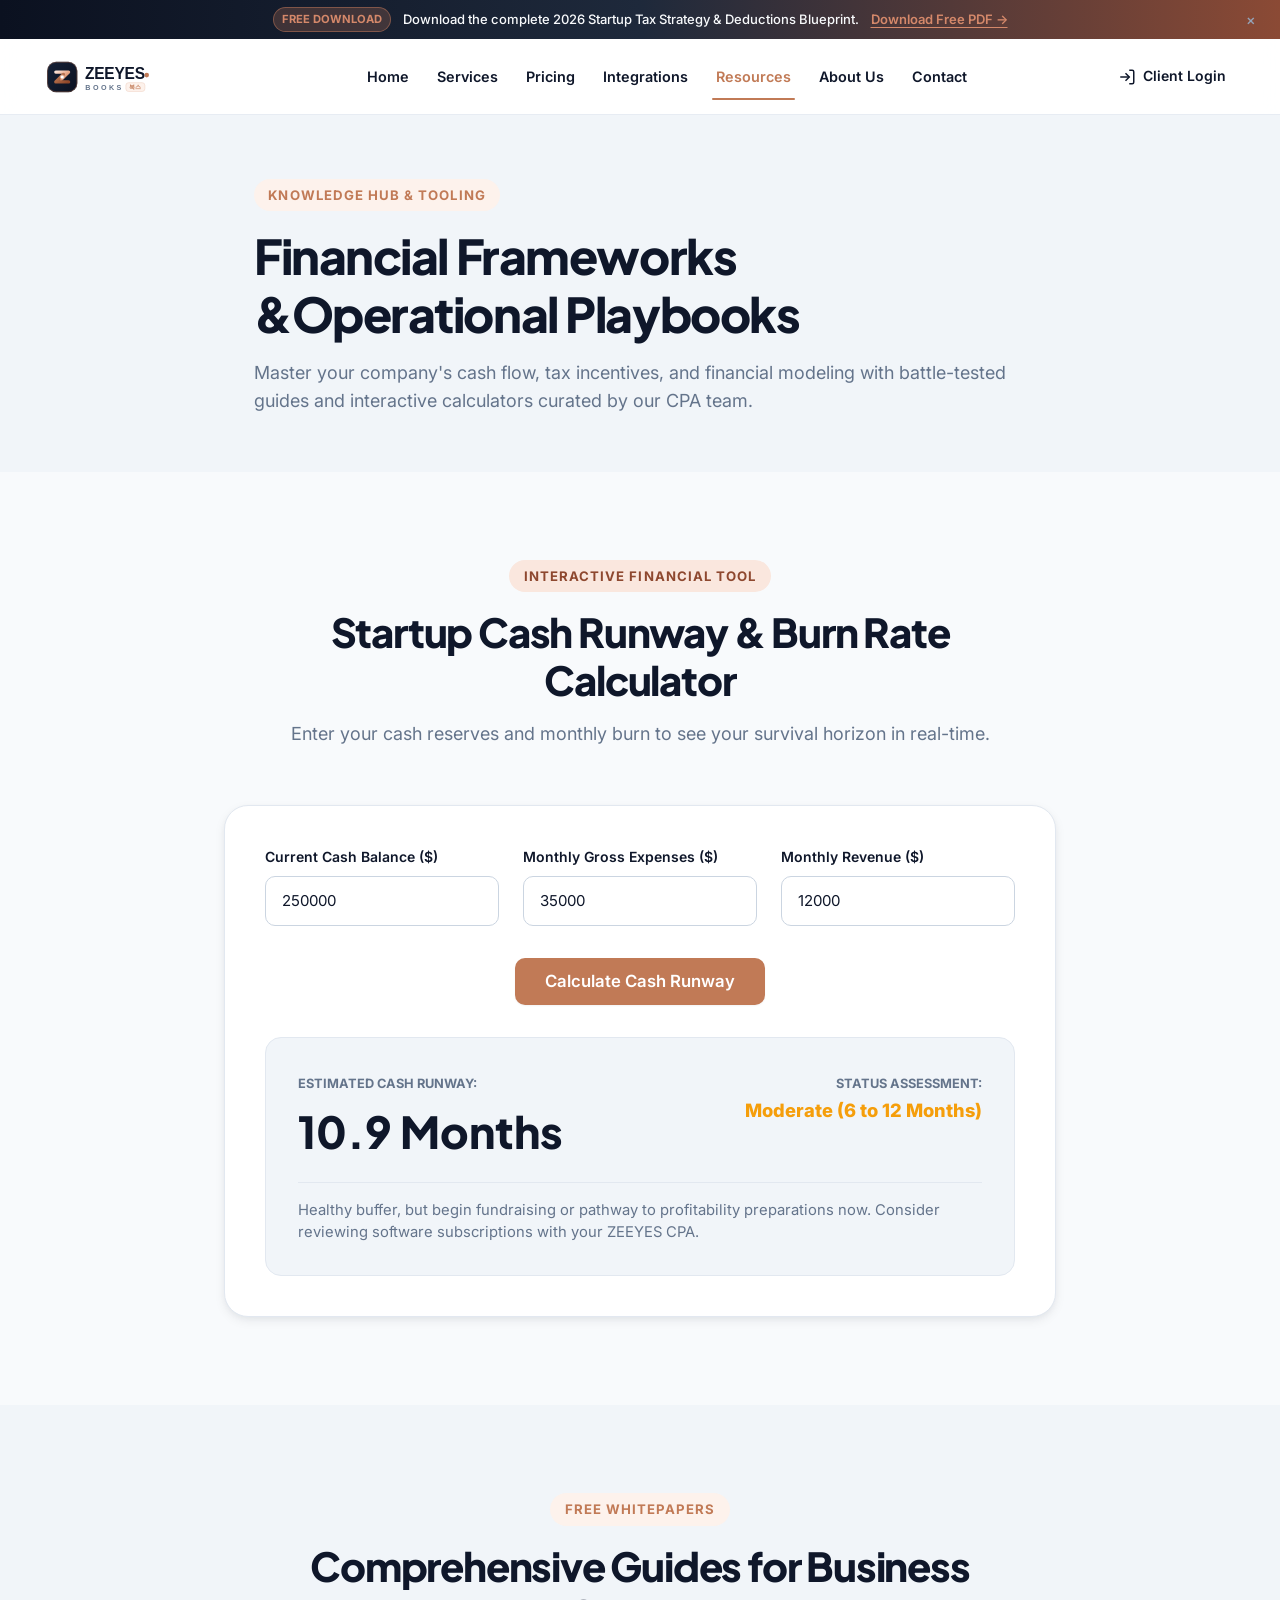
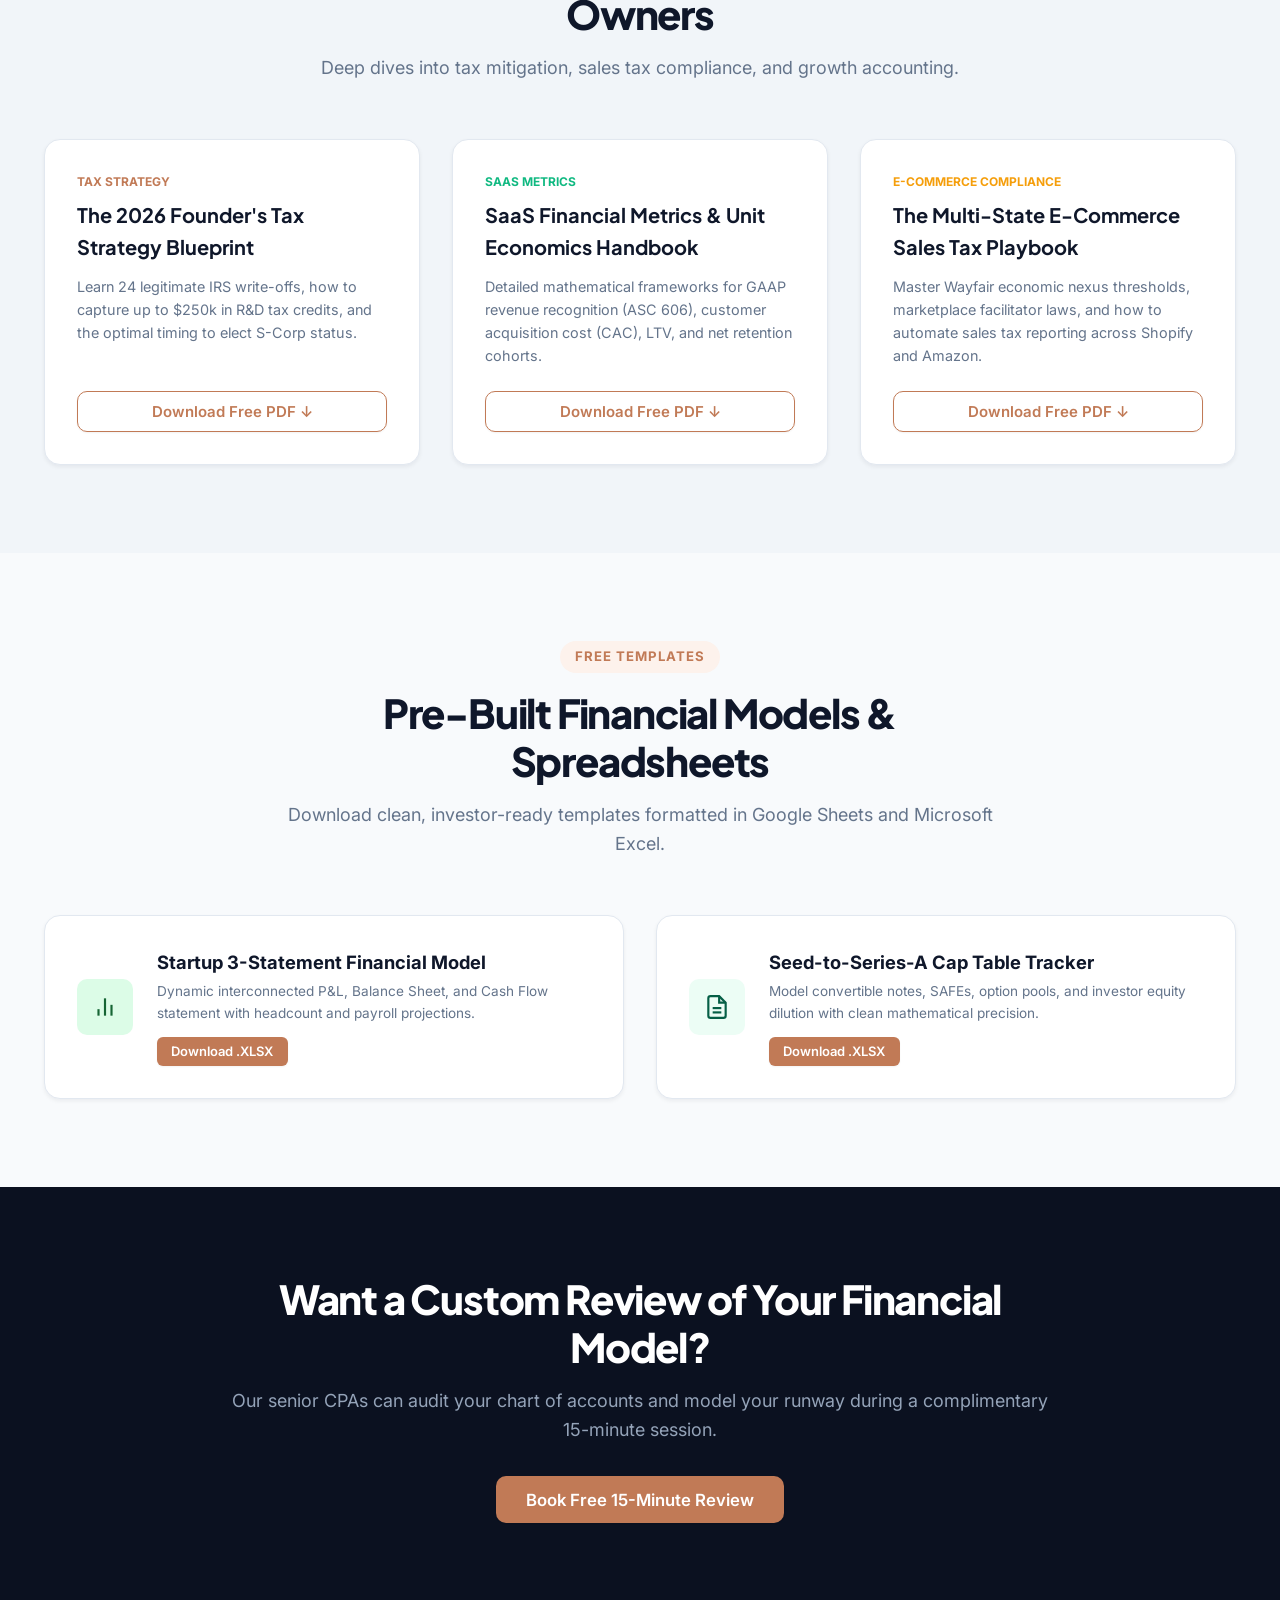
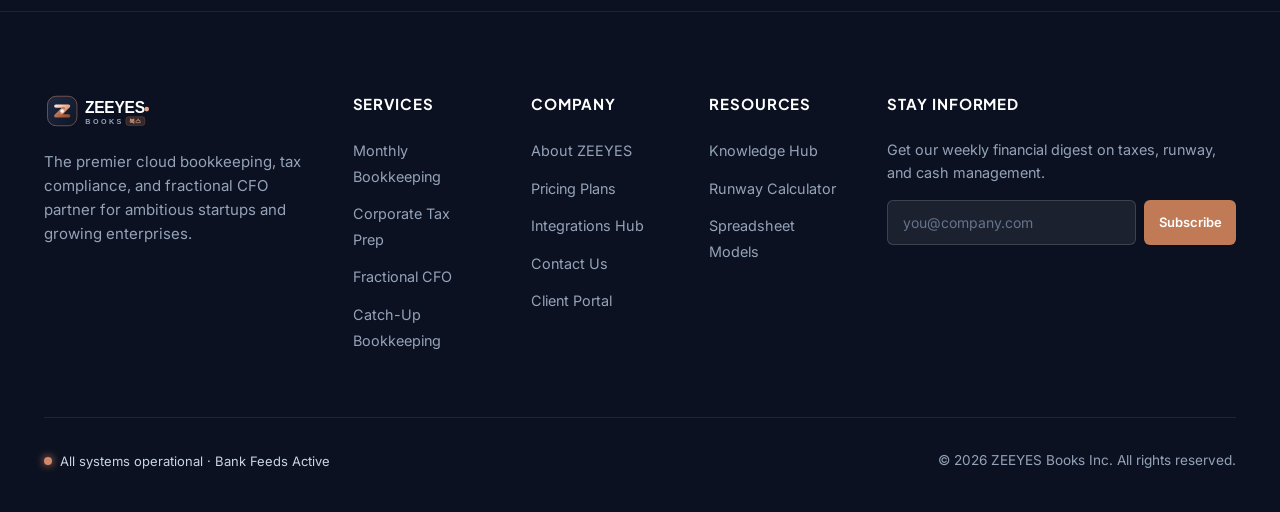
<file: resources.html>
<!DOCTYPE html>
<html lang="en">

<head>
  <meta charset="UTF-8">
  <meta name="viewport" content="width=device-width, initial-scale=1.0">
  <title>Resources &amp; Calculators | ZEEYES Books - Free Financial Tools for Founders</title>
  <meta name="description"
    content="Free startup runway calculator, tax deduction checklists, financial model spreadsheet templates, and accounting guides by ZEEYES Books CPAs.">

  <link rel="preconnect" href="https://fonts.googleapis.com">
  <link rel="preconnect" href="https://fonts.gstatic.com" crossorigin>
  <link
    href="https://fonts.googleapis.com/css2?family=Inter:wght@400;500;600;700&family=Plus+Jakarta+Sans:wght@600;700;800&display=swap"
    rel="stylesheet">

  <link rel="stylesheet" href="css/style.css">
  <link rel="stylesheet" href="css/components.css">
  <link rel="stylesheet" href="css/pages.css">
  <link rel="stylesheet" href="css/responsive.css">
</head>

<body>

  <!-- Topbar -->
  <div class="topbar">
    <div class="topbar-content">
      <span class="topbar-badge">Free Download</span>
      <span>Download the complete 2026 Startup Tax Strategy &amp; Deductions Blueprint.</span>
      <a href="#guides">Download Free PDF &rarr;</a>
    </div>
    <button class="topbar-close">&times;</button>
  </div>

  <!-- Header -->
  <header class="header">
    <div class="container nav-container">
      <a href="index.html" class="brand-logo">
        <img src="assets/images/logo.svg" alt="ZEEYES Books Logo" width="165" height="38">
      </a>
      <nav class="nav-links">
        <div class="nav-item"><a href="index.html" class="nav-link">Home</a></div>
        <div class="nav-item"><a href="services.html" class="nav-link">Services</a></div>
        <div class="nav-item"><a href="pricing.html" class="nav-link">Pricing</a></div>
        <div class="nav-item"><a href="integrations.html" class="nav-link">Integrations</a></div>
        <div class="nav-item"><a href="resources.html" class="nav-link active">Resources</a></div>
        <div class="nav-item"><a href="about.html" class="nav-link">About Us</a></div>
        <div class="nav-item"><a href="contact.html" class="nav-link">Contact</a></div>
      </nav>
      <div class="nav-actions">
        <a href="login.html" class="login-link">
          <svg width="18" height="18" viewBox="0 0 24 24" fill="none" stroke="currentColor" stroke-width="2">
            <path d="M15 3h4a2 2 0 0 1 2 2v14a2 2 0 0 1-2 2h-4"></path>
            <polyline points="10 17 15 12 10 7"></polyline>
            <line x1="15" y1="12" x2="3" y2="12"></line>
          </svg>
          Client Login
        </a>

        <button class="mobile-menu-toggle" aria-label="Toggle Navigation Menu">&#9776;</button>
      </div>
    </div>
  </header>

  <!-- Mobile Drawer -->
  <div class="mobile-drawer-backdrop"></div>
  <aside class="mobile-drawer">
    <div class="drawer-header">
      <img src="assets/images/logo.svg" alt="ZEEYES Books" width="140" height="32">
      <button class="drawer-close">&times;</button>
    </div>
    <div class="mobile-nav-links">
      <a href="index.html">Home</a>
      <a href="services.html">Services</a>
      <a href="pricing.html">Pricing</a>
      <a href="integrations.html">Integrations</a>
      <a href="resources.html" class="active">Resources</a>
      <a href="about.html">About Us</a>
      <a href="contact.html">Contact Us</a>
      <a href="login.html" style="color: var(--color-primary); font-weight: 700;">Client Portal &rarr;</a>
    </div>
  </aside>

  <main>
    <!-- Resources Hero Banner -->
    <section class="section section-subtle" style="padding-top: 4rem; padding-bottom: 3.5rem;">
      <div class="container text-center" style="max-width: 820px; margin: 0 auto;">
        <span class="section-tag">Knowledge Hub &amp; Tooling</span>
        <h1 class="section-title" style="font-size: 3rem;">Financial Frameworks &amp;Operational Playbooks</h1>
        <p class="section-subtitle">
          Master your company's cash flow, tax incentives, and financial modeling with battle-tested guides and
          interactive calculators curated by our CPA team.
        </p>
      </div>
    </section>

    <!-- Interactive Startup Cash Runway Calculator -->
    <section id="calculator" class="section">
      <div class="container container-narrow">
        <div class="section-header">
          <span class="section-tag tag-emerald">Interactive Financial Tool</span>
          <h2 class="section-title">Startup Cash Runway &amp; Burn Rate Calculator</h2>
          <p class="section-subtitle">Enter your cash reserves and monthly burn to see your survival horizon in
            real-time.</p>
        </div>

        <div
          style="background: #ffffff; border: 1px solid var(--border-light); border-radius: var(--radius-xl); padding: 2.5rem; box-shadow: var(--shadow-md);">
          <div style="display: grid; grid-template-columns: 1fr 1fr 1fr; gap: 1.5rem; margin-bottom: 2rem;">
            <div class="form-group" style="margin-bottom: 0;">
              <label class="form-label" for="runway-cash">Current Cash Balance ($)</label>
              <input type="number" id="runway-cash" class="form-control" value="250000" placeholder="e.g. 250000">
            </div>
            <div class="form-group" style="margin-bottom: 0;">
              <label class="form-label" for="runway-burn">Monthly Gross Expenses ($)</label>
              <input type="number" id="runway-burn" class="form-control" value="35000" placeholder="e.g. 35000">
            </div>
            <div class="form-group" style="margin-bottom: 0;">
              <label class="form-label" for="runway-revenue">Monthly Revenue ($)</label>
              <input type="number" id="runway-revenue" class="form-control" value="12000" placeholder="e.g. 12000">
            </div>
          </div>

          <div style="text-align: center; margin-bottom: 2rem;">
            <button id="runway-calc-btn" class="btn btn-primary btn-lg">Calculate Cash Runway</button>
          </div>

          <!-- Dynamic Output Card -->
          <div
            style="background: var(--bg-subtle); border-radius: var(--radius-lg); padding: 2rem; border: 1px solid var(--border-light);">
            <div
              style="display: flex; justify-content: space-between; align-items: baseline; margin-bottom: 1rem; flex-wrap: wrap; gap: 1rem;">
              <div>
                <span
                  style="font-size: 0.8rem; font-weight: 700; text-transform: uppercase; color: var(--text-muted);">Estimated
                  Cash Runway:</span>
                <div id="runway-result-months"
                  style="font-family: var(--font-display); font-size: 2.75rem; font-weight: 800; color: var(--text-main);">
                  10.9 Months
                </div>
              </div>
              <div style="text-align: right;">
                <span
                  style="font-size: 0.8rem; font-weight: 700; text-transform: uppercase; color: var(--text-muted);">Status
                  Assessment:</span>
                <div id="runway-result-status" style="font-size: 1.15rem; font-weight: 800; color: #f59e0b;">
                  Moderate (6 to 12 Months)
                </div>
              </div>
            </div>

            <div id="runway-result-tip"
              style="font-size: 0.925rem; color: var(--text-muted); line-height: 1.5; padding-top: 1rem; border-top: 1px solid var(--border-light);">
              Healthy buffer, but begin fundraising or pathway to profitability preparations now. Consider reviewing
              software subscriptions with your ZEEYES CPA.
            </div>
          </div>
        </div>
      </div>
    </section>

    <!-- Downloadable Guides & Blueprints -->
    <section id="guides" class="section section-subtle">
      <div class="container">
        <div class="section-header">
          <span class="section-tag">Free Whitepapers</span>
          <h2 class="section-title">Comprehensive Guides for Business Owners</h2>
          <p class="section-subtitle">Deep dives into tax mitigation, sales tax compliance, and growth accounting.</p>
        </div>

        <div style="display: grid; grid-template-columns: repeat(3, 1fr); gap: 2rem;">
          <!-- Guide 1 -->
          <div class="card" style="display: flex; flex-direction: column;">
            <span
              style="font-size: 0.75rem; font-weight: 700; text-transform: uppercase; color: var(--color-primary); margin-bottom: 0.5rem;">Tax
              Strategy</span>
            <h3 style="font-family: var(--font-display); font-size: 1.25rem; margin-bottom: 0.75rem;">The 2026 Founder's
              Tax Strategy Blueprint</h3>
            <p
              style="color: var(--text-muted); font-size: 0.9rem; line-height: 1.6; margin-bottom: 1.5rem; flex-grow: 1;">
              Learn 24 legitimate IRS write-offs, how to capture up to $250k in R&amp;D tax credits, and the optimal
              timing to elect S-Corp status.
            </p>
            <button class="btn btn-outline btn-block"
              onclick="window.showToast('Downloading \'2026_Founders_Tax_Strategy.pdf\'...', 'success')">
              Download Free PDF &darr;
            </button>
          </div>

          <!-- Guide 2 -->
          <div class="card" style="display: flex; flex-direction: column;">
            <span
              style="font-size: 0.75rem; font-weight: 700; text-transform: uppercase; color: #10b981; margin-bottom: 0.5rem;">SaaS
              Metrics</span>
            <h3 style="font-family: var(--font-display); font-size: 1.25rem; margin-bottom: 0.75rem;">SaaS Financial
              Metrics &amp; Unit Economics Handbook</h3>
            <p
              style="color: var(--text-muted); font-size: 0.9rem; line-height: 1.6; margin-bottom: 1.5rem; flex-grow: 1;">
              Detailed mathematical frameworks for GAAP revenue recognition (ASC 606), customer acquisition cost (CAC),
              LTV, and net retention cohorts.
            </p>
            <button class="btn btn-outline btn-block"
              onclick="window.showToast('Downloading \'SaaS_Financial_Metrics_Handbook.pdf\'...', 'success')">
              Download Free PDF &darr;
            </button>
          </div>

          <!-- Guide 3 -->
          <div class="card" style="display: flex; flex-direction: column;">
            <span
              style="font-size: 0.75rem; font-weight: 700; text-transform: uppercase; color: #f59e0b; margin-bottom: 0.5rem;">E-Commerce
              Compliance</span>
            <h3 style="font-family: var(--font-display); font-size: 1.25rem; margin-bottom: 0.75rem;">The Multi-State
              E-Commerce Sales Tax Playbook</h3>
            <p
              style="color: var(--text-muted); font-size: 0.9rem; line-height: 1.6; margin-bottom: 1.5rem; flex-grow: 1;">
              Master Wayfair economic nexus thresholds, marketplace facilitator laws, and how to automate sales tax
              reporting across Shopify and Amazon.
            </p>
            <button class="btn btn-outline btn-block"
              onclick="window.showToast('Downloading \'ECommerce_Sales_Tax_Playbook.pdf\'...', 'success')">
              Download Free PDF &darr;
            </button>
          </div>
        </div>
      </div>
    </section>

    <!-- Downloadable Financial Spreadsheet Templates -->
    <section id="templates" class="section">
      <div class="container">
        <div class="section-header">
          <span class="section-tag">Free Templates</span>
          <h2 class="section-title">Pre-Built Financial Models &amp; Spreadsheets</h2>
          <p class="section-subtitle">Download clean, investor-ready templates formatted in Google Sheets and Microsoft
            Excel.</p>
        </div>

        <div style="display: grid; grid-template-columns: repeat(2, 1fr); gap: 2rem;">
          <div class="card" style="display: flex; gap: 1.5rem; align-items: center;">
            <div
              style="width: 56px; height: 56px; border-radius: var(--radius-md); background: #dcfce7; color: #166534; display: flex; align-items: center; justify-content: center; flex-shrink: 0;">
              <svg width="26" height="26" viewBox="0 0 24 24" fill="none" stroke="currentColor" stroke-width="2">
                <line x1="18" y1="20" x2="18" y2="10" />
                <line x1="12" y1="20" x2="12" y2="4" />
                <line x1="6" y1="20" x2="6" y2="14" />
              </svg>
            </div>
            <div style="flex-grow: 1;">
              <h4 style="font-size: 1.15rem; font-weight: 700; margin-bottom: 0.25rem;">Startup 3-Statement Financial
                Model</h4>
              <p style="font-size: 0.85rem; color: var(--text-muted); margin-bottom: 0.75rem;">
                Dynamic interconnected P&amp;L, Balance Sheet, and Cash Flow statement with headcount and payroll
                projections.
              </p>
              <button class="btn btn-primary btn-sm"
                onclick="window.showToast('Downloading \'ZEEYES_Startup_3Statement_Model.xlsx\'...', 'success')">Download
                .XLSX</button>
            </div>
          </div>

          <div class="card" style="display: flex; gap: 1.5rem; align-items: center;">
            <div
              style="width: 56px; height: 56px; border-radius: var(--radius-md); background: #ecfdf5; color: #065f46; display: flex; align-items: center; justify-content: center; flex-shrink: 0;">
              <svg width="26" height="26" viewBox="0 0 24 24" fill="none" stroke="currentColor" stroke-width="2">
                <path d="M14 2H6a2 2 0 0 0-2 2v16a2 2 0 0 0 2 2h12a2 2 0 0 0 2-2V8z" />
                <polyline points="14 2 14 8 20 8" />
                <line x1="16" y1="13" x2="8" y2="13" />
                <line x1="16" y1="17" x2="8" y2="17" />
              </svg>
            </div>
            <div style="flex-grow: 1;">
              <h4 style="font-size: 1.15rem; font-weight: 700; margin-bottom: 0.25rem;">Seed-to-Series-A Cap Table
                Tracker</h4>
              <p style="font-size: 0.85rem; color: var(--text-muted); margin-bottom: 0.75rem;">
                Model convertible notes, SAFEs, option pools, and investor equity dilution with clean mathematical
                precision.
              </p>
              <button class="btn btn-primary btn-sm"
                onclick="window.showToast('Downloading \'ZEEYES_CapTable_Dilution_Model.xlsx\'...', 'success')">Download
                .XLSX</button>
            </div>
          </div>
        </div>
      </div>
    </section>

    <!-- Consultation CTA -->
    <section class="section section-dark" style="text-align: center;">
      <div class="container container-narrow">
        <h2 class="section-title">Want a Custom Review of Your Financial Model?</h2>
        <p class="section-subtitle" style="margin-bottom: 2rem;">
          Our senior CPAs can audit your chart of accounts and model your runway during a complimentary 15-minute
          session.
        </p>
        <button class="btn btn-primary btn-lg" data-modal-target="consultation-modal">Book Free 15-Minute
          Review</button>
      </div>
    </section>
  </main>

  <!-- Footer -->
  <footer class="footer">
    <div class="container">
      <div class="footer-top">
        <div class="footer-brand">
          <img src="assets/images/logo-white.svg" alt="ZEEYES Books" width="165" height="38">
          <p>The premier cloud bookkeeping, tax compliance, and fractional CFO partner for ambitious startups and
            growing enterprises.</p>
        </div>
        <div>
          <h4 class="footer-heading">Services</h4>
          <ul class="footer-nav-list">
            <li><a href="services.html#bookkeeping">Monthly Bookkeeping</a></li>
            <li><a href="services.html#tax">Corporate Tax Prep</a></li>
            <li><a href="services.html#cfo">Fractional CFO</a></li>
            <li><a href="services.html#catchup">Catch-Up Bookkeeping</a></li>
          </ul>
        </div>
        <div>
          <h4 class="footer-heading">Company</h4>
          <ul class="footer-nav-list">
            <li><a href="about.html">About ZEEYES</a></li>
            <li><a href="pricing.html">Pricing Plans</a></li>
            <li><a href="integrations.html">Integrations Hub</a></li>
            <li><a href="contact.html">Contact Us</a></li>
            <li><a href="login.html">Client Portal</a></li>
          </ul>
        </div>
        <div>
          <h4 class="footer-heading">Resources</h4>
          <ul class="footer-nav-list">
            <li><a href="resources.html">Knowledge Hub</a></li>
            <li><a href="resources.html#calculator">Runway Calculator</a></li>
            <li><a href="resources.html#templates">Spreadsheet Models</a></li>
          </ul>
        </div>
        <div class="footer-newsletter">
          <h4 class="footer-heading">Stay Informed</h4>
          <p>Get our weekly financial digest on taxes, runway, and cash management.</p>
          <form class="newsletter-form">
            <input type="email" class="newsletter-input" placeholder="you@company.com" required>
            <button type="submit" class="btn btn-primary btn-sm">Subscribe</button>
          </form>
        </div>
      </div>
      <div class="footer-bottom">
        <div class="system-status">
          <span class="status-dot"></span>
          <span>All systems operational &middot; Bank Feeds Active</span>
        </div>
        <div>&copy; 2026 ZEEYES Books Inc. All rights reserved.</div>
      </div>
    </div>
  </footer>

  <!-- Modal -->
  <div id="consultation-modal" class="modal-overlay" role="dialog" aria-modal="true">
    <div class="modal-box">
      <div class="modal-header">
        <h3>Request Model Review</h3>
        <button class="modal-close-btn" data-modal-close>&times;</button>
      </div>
      <div class="modal-body">
        <form
          onsubmit="event.preventDefault(); window.showToast('Request received! We will be in touch shortly.', 'success'); document.getElementById('consultation-modal').classList.remove('open'); document.body.style.overflow = '';">
          <div class="form-row">
            <div class="form-group">
              <label class="form-label">First Name *</label>
              <input type="text" class="form-control" required placeholder="Alex">
            </div>
            <div class="form-group">
              <label class="form-label">Last Name *</label>
              <input type="text" class="form-control" required placeholder="Rivers">
            </div>
          </div>
          <div class="form-group">
            <label class="form-label">Work Email *</label>
            <input type="email" class="form-control" required placeholder="alex@company.com">
          </div>
          <button type="submit" class="btn btn-primary btn-block btn-lg" style="margin-top: 1rem;">Confirm
            Session</button>
        </form>
      </div>
    </div>
  </div>

  <script src="js/main.js"></script>
  <script src="js/calculators.js"></script>
</body>

</html>
</file>
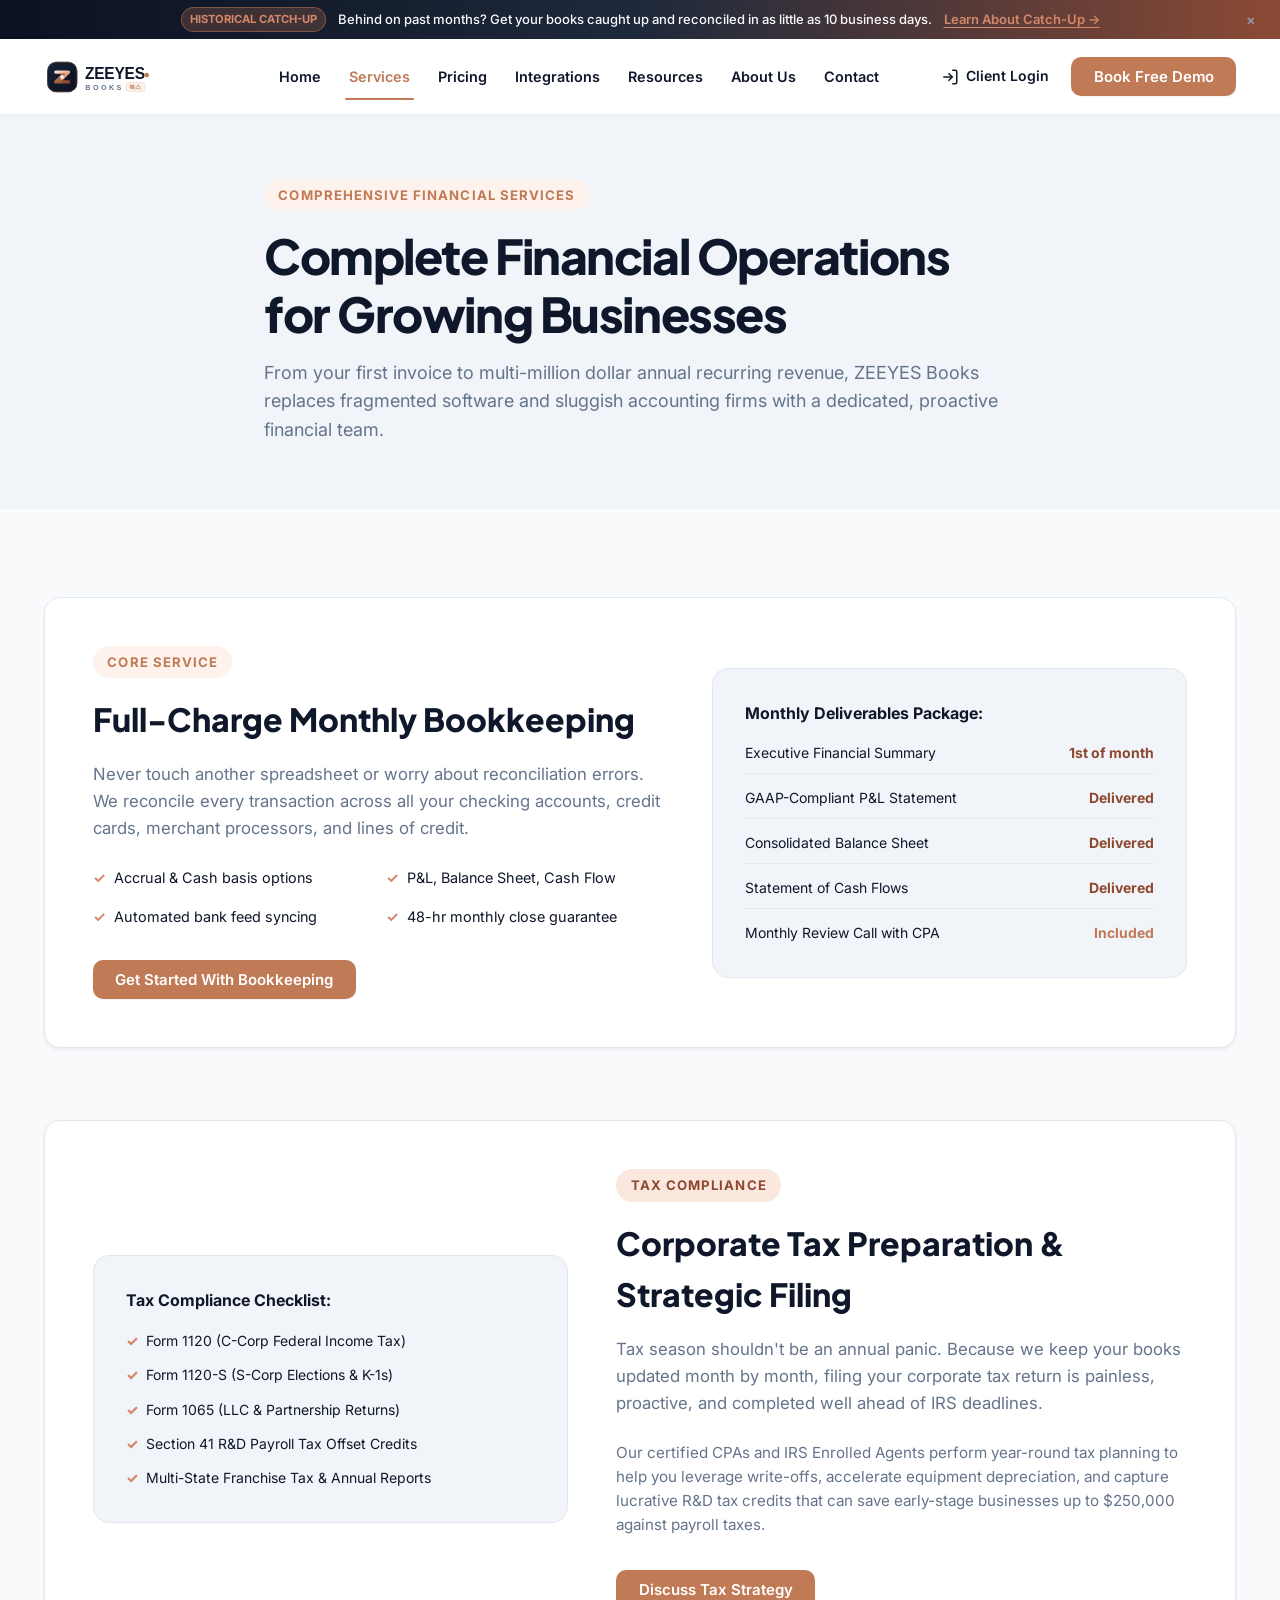
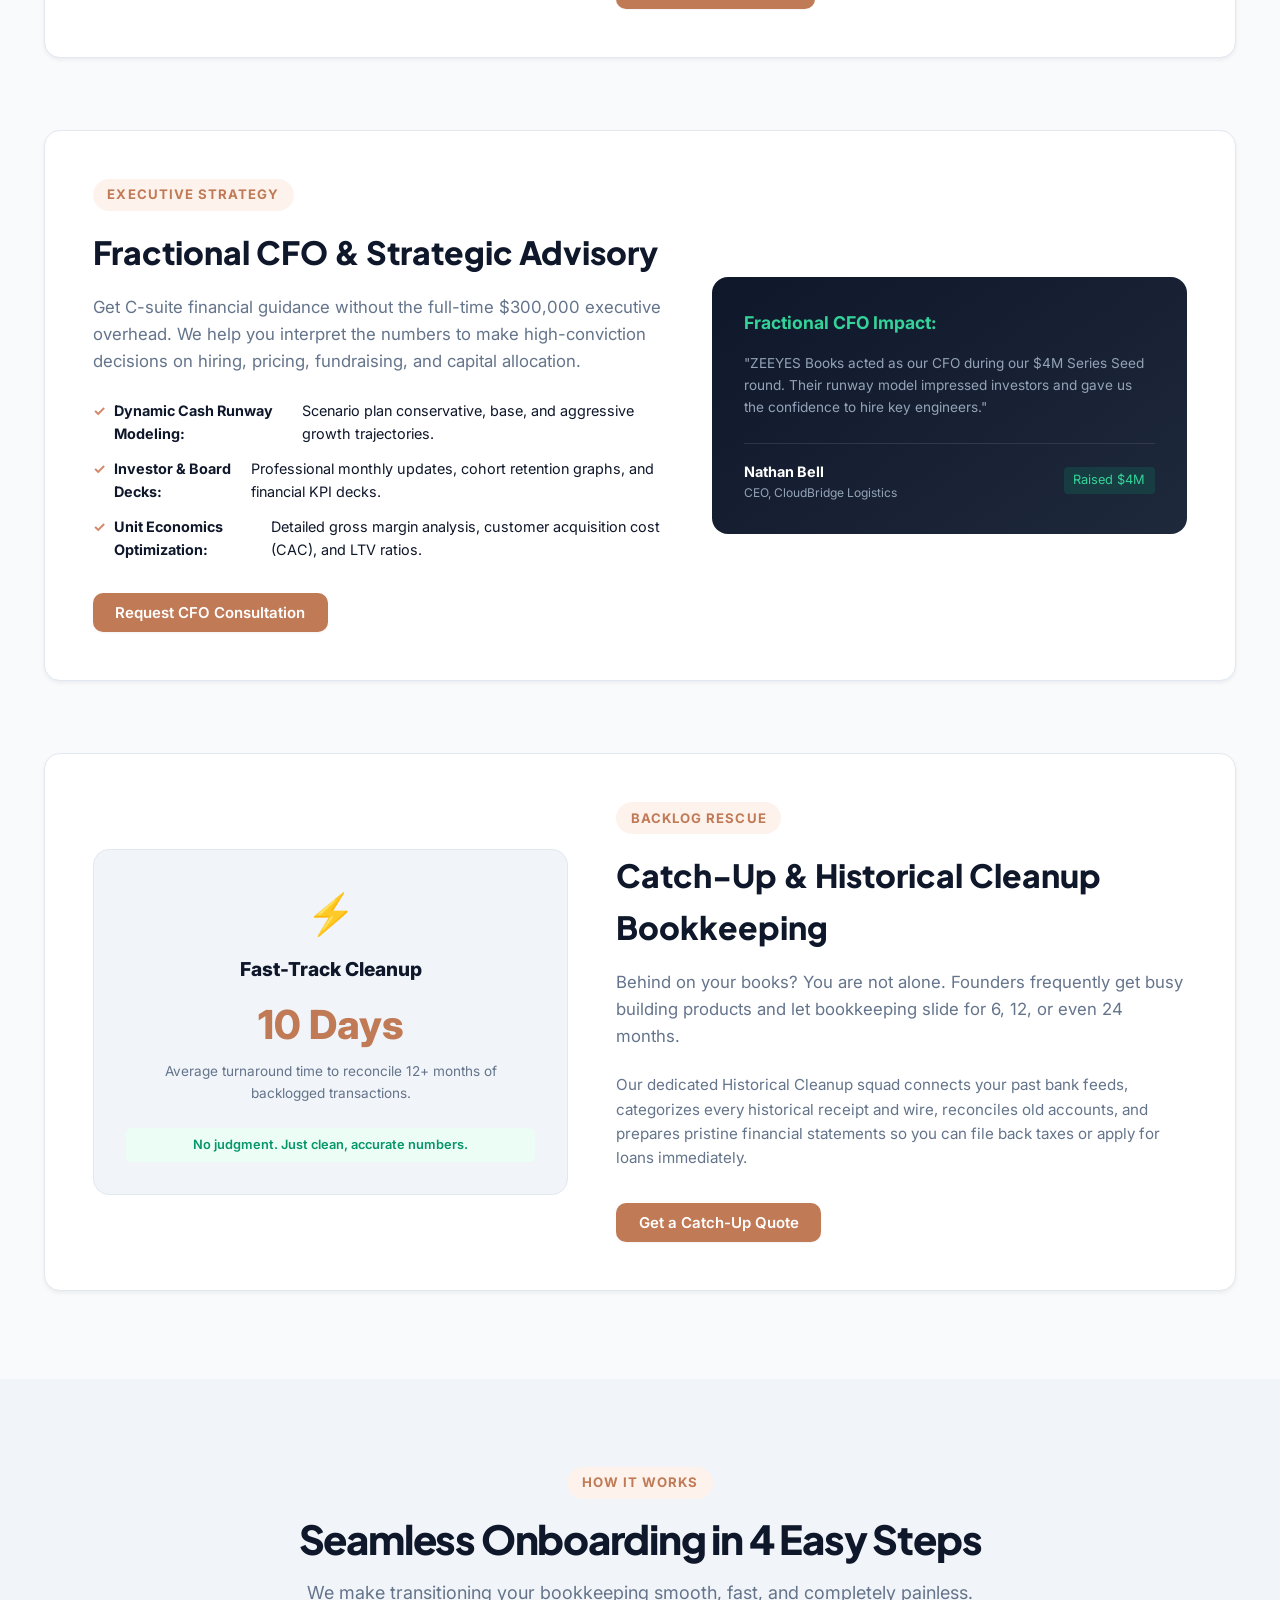
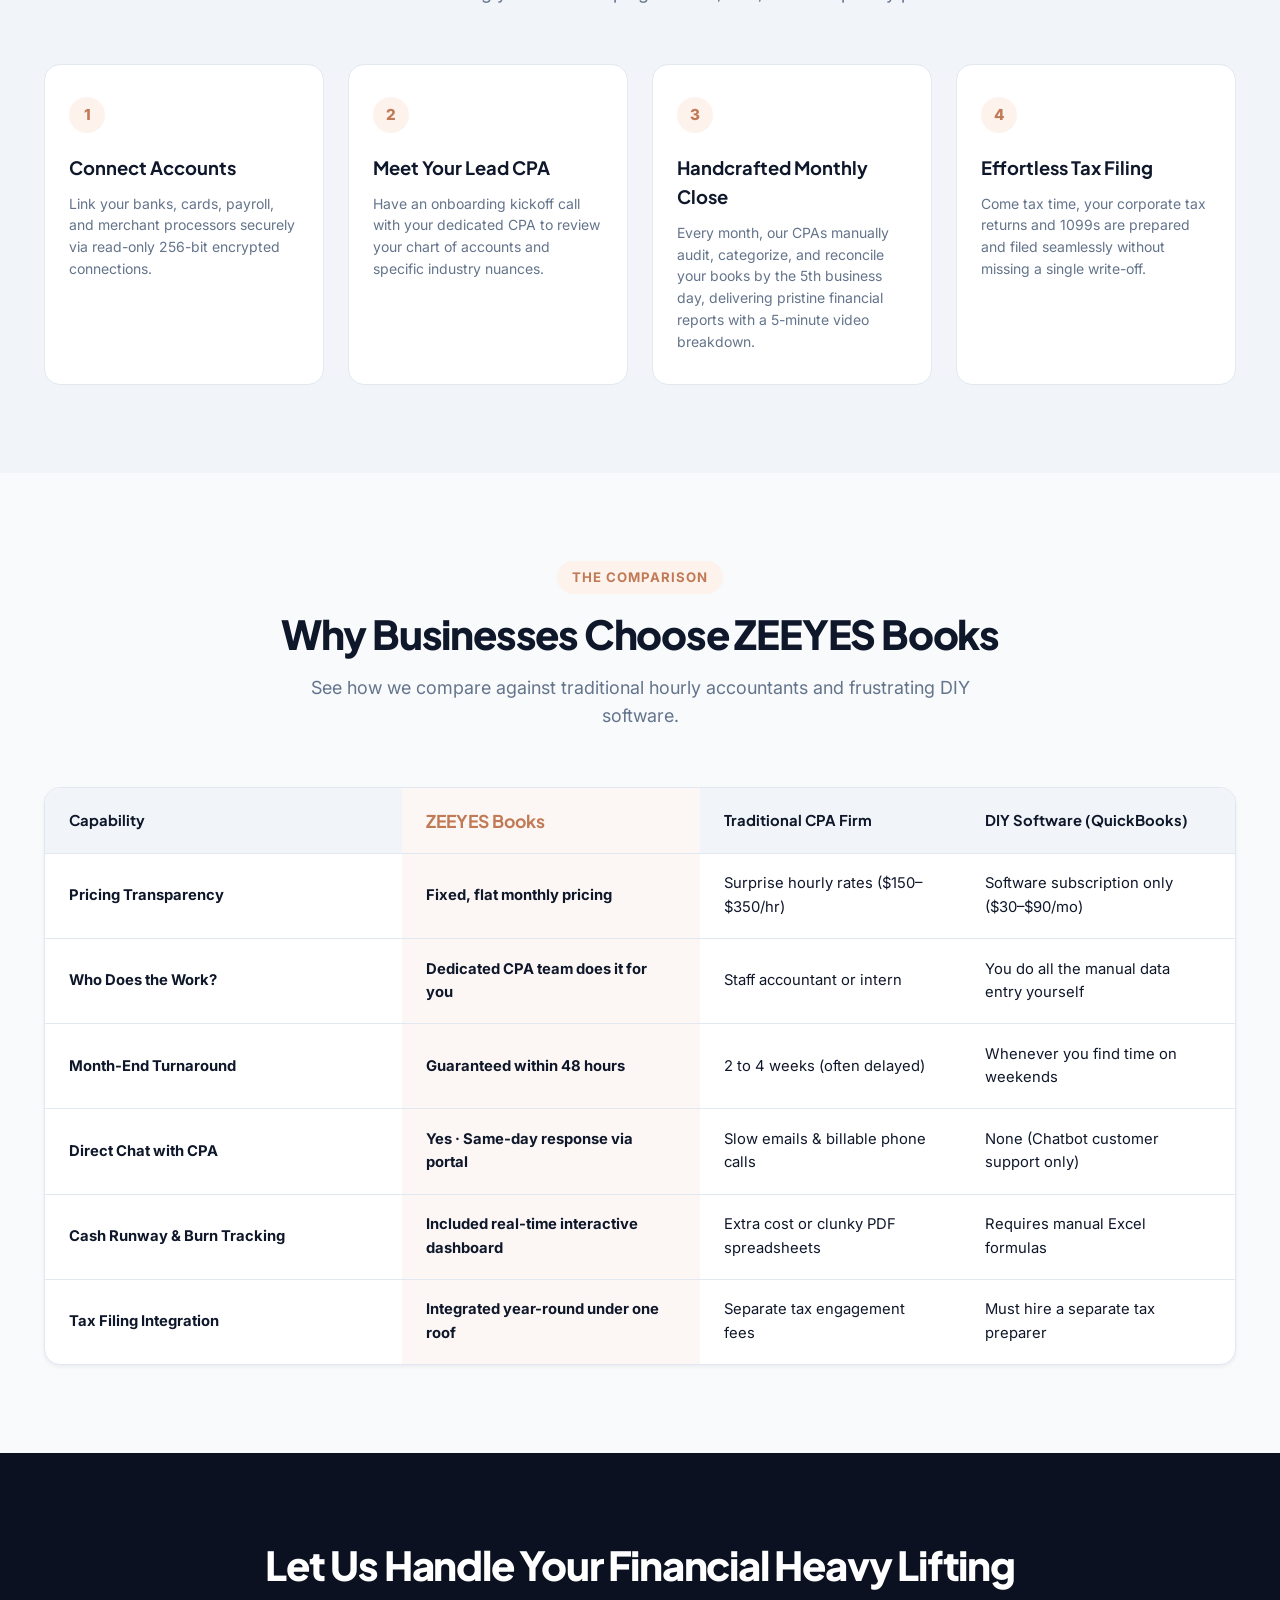
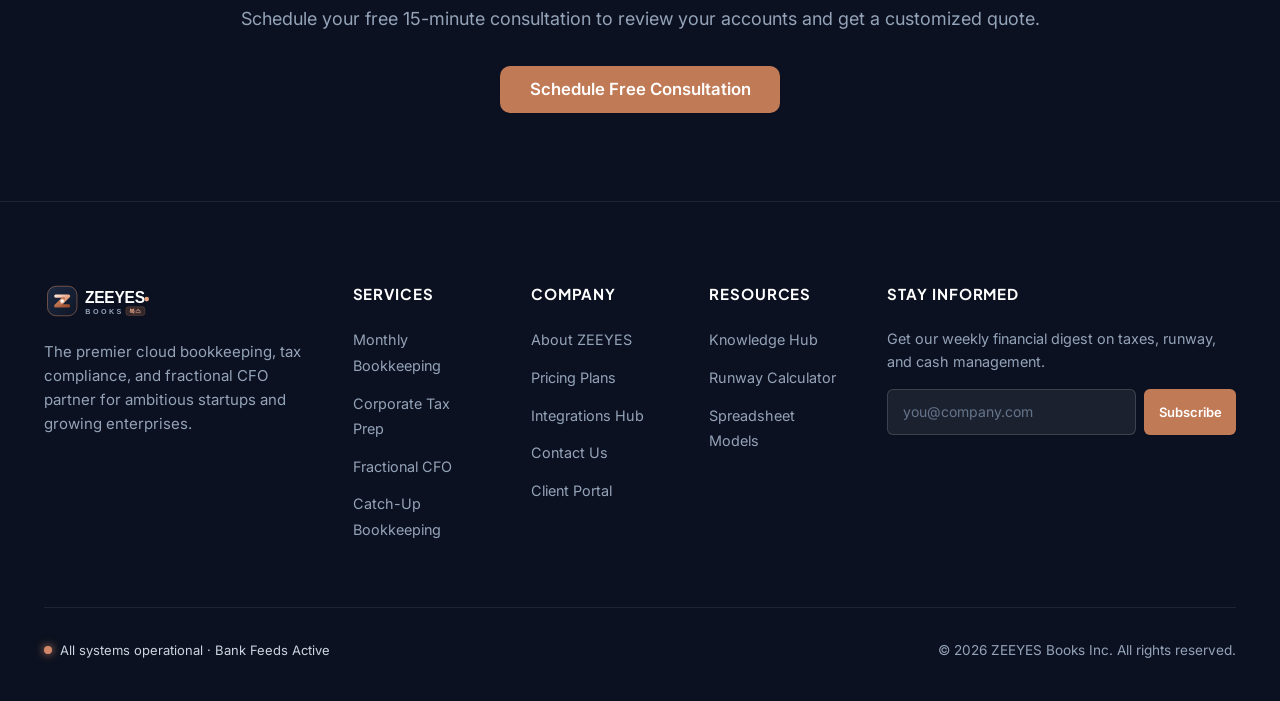
<file: services.html>
<!DOCTYPE html>
<html lang="en">

<head>
  <meta charset="UTF-8">
  <meta name="viewport" content="width=device-width, initial-scale=1.0">
  <title>Services | ZEEYES Books - Comprehensive Bookkeeping, Tax & CFO Solutions</title>
  <meta name="description"
    content="Explore ZEEYES Books services: monthly accrual bookkeeping, corporate tax preparation, fractional CFO advisory, and historical catch-up accounting.">

  <link rel="preconnect" href="https://fonts.googleapis.com">
  <link rel="preconnect" href="https://fonts.gstatic.com" crossorigin>
  <link
    href="https://fonts.googleapis.com/css2?family=Inter:wght@400;500;600;700&family=Plus+Jakarta+Sans:wght@600;700;800&display=swap"
    rel="stylesheet">

  <link rel="stylesheet" href="css/style.css">
  <link rel="stylesheet" href="css/components.css">
  <link rel="stylesheet" href="css/pages.css">
  <link rel="stylesheet" href="css/responsive.css">
</head>

<body>

  <!-- Announcement Topbar -->
  <div class="topbar">
    <div class="topbar-content">
      <span class="topbar-badge">HISTORICAL CATCH-UP</span>
      <span>Behind on past months? Get your books caught up and reconciled in as little as 10 business days.</span>
      <a href="#catchup">Learn About Catch-Up &rarr;</a>
    </div>
    <button class="topbar-close" aria-label="Close Announcement">&times;</button>
  </div>

  <!-- Header -->
  <header class="header">
    <div class="container nav-container">
      <a href="index.html" class="brand-logo">
        <img src="assets/images/logo.svg" alt="ZEEYES Books Logo" width="165" height="38">
      </a>
      <nav class="nav-links">
        <div class="nav-item"><a href="index.html" class="nav-link">Home</a></div>
        <div class="nav-item"><a href="services.html" class="nav-link active">Services</a></div>
        <div class="nav-item"><a href="pricing.html" class="nav-link">Pricing</a></div>
        <div class="nav-item"><a href="integrations.html" class="nav-link">Integrations</a></div>
        <div class="nav-item"><a href="resources.html" class="nav-link">Resources</a></div>
        <div class="nav-item"><a href="about.html" class="nav-link">About Us</a></div>
        <div class="nav-item"><a href="contact.html" class="nav-link">Contact</a></div>
      </nav>
      <div class="nav-actions">
        <a href="login.html" class="login-link">
          <svg width="18" height="18" viewBox="0 0 24 24" fill="none" stroke="currentColor" stroke-width="2">
            <path d="M15 3h4a2 2 0 0 1 2 2v14a2 2 0 0 1-2 2h-4"></path>
            <polyline points="10 17 15 12 10 7"></polyline>
            <line x1="15" y1="12" x2="3" y2="12"></line>
          </svg>
          Client Login
        </a>
        <button class="btn btn-primary" data-modal-target="consultation-modal">Book Free Demo</button>
        <button class="mobile-menu-toggle" aria-label="Toggle Navigation Menu">&#9776;</button>
      </div>
    </div>
  </header>

  <!-- Mobile Drawer -->
  <div class="mobile-drawer-backdrop"></div>
  <aside class="mobile-drawer">
    <div class="drawer-header">
      <img src="assets/images/logo.svg" alt="ZEEYES Books" width="140" height="32">
      <button class="drawer-close">&times;</button>
    </div>
    <div class="mobile-nav-links">
      <a href="index.html">Home</a>
      <a href="services.html" class="active">Services</a>
      <a href="pricing.html">Pricing</a>
      <a href="integrations.html">Integrations</a>
      <a href="resources.html">Resources</a>
      <a href="about.html">About Us</a>
      <a href="contact.html">Contact Us</a>
      <a href="login.html" style="color: var(--color-primary); font-weight: 700;">Client Portal &rarr;</a>
    </div>
  </aside>

  <main>
    <!-- Services Header Banner -->
    <section class="section section-subtle" style="padding-top: 4rem; padding-bottom: 4rem;">
      <div class="container text-center" style="max-width: 800px; margin: 0 auto;">
        <span class="section-tag">Comprehensive Financial Services</span>
        <h1 class="section-title" style="font-size: 3rem;">Complete Financial Operations for Growing Businesses</h1>
        <p class="section-subtitle">
          From your first invoice to multi-million dollar annual recurring revenue, ZEEYES Books replaces fragmented
          software and sluggish accounting firms with a dedicated, proactive financial team.
        </p>
      </div>
    </section>

    <!-- Services Deep Dive -->
    <section class="section">
      <div class="container" style="display: flex; flex-direction: column; gap: 4.5rem;">

        <!-- Service 1: Monthly Bookkeeping -->
        <div id="bookkeeping" class="card" style="padding: 3rem; scroll-margin-top: 100px;">
          <div style="display: grid; grid-template-columns: 1.2fr 1fr; gap: 3rem; align-items: center;">
            <div>
              <div class="section-tag">Core Service</div>
              <h2 style="font-family: var(--font-display); font-size: 2rem; font-weight: 800; margin-bottom: 1rem;">
                Full-Charge Monthly Bookkeeping
              </h2>
              <p style="color: var(--text-muted); font-size: 1.05rem; line-height: 1.6; margin-bottom: 1.5rem;">
                Never touch another spreadsheet or worry about reconciliation errors. We reconcile every transaction
                across all your checking accounts, credit cards, merchant processors, and lines of credit.
              </p>
              <div style="display: grid; grid-template-columns: 1fr 1fr; gap: 1rem; margin-bottom: 2rem;">
                <div style="display: flex; gap: 0.5rem; font-size: 0.9rem;">
                  <span style="color: var(--color-accent); font-weight: bold;">✓</span>
                  <span>Accrual &amp; Cash basis options</span>
                </div>
                <div style="display: flex; gap: 0.5rem; font-size: 0.9rem;">
                  <span style="color: var(--color-accent); font-weight: bold;">✓</span>
                  <span>P&amp;L, Balance Sheet, Cash Flow</span>
                </div>
                <div style="display: flex; gap: 0.5rem; font-size: 0.9rem;">
                  <span style="color: var(--color-accent); font-weight: bold;">✓</span>
                  <span>Automated bank feed syncing</span>
                </div>
                <div style="display: flex; gap: 0.5rem; font-size: 0.9rem;">
                  <span style="color: var(--color-accent); font-weight: bold;">✓</span>
                  <span>48-hr monthly close guarantee</span>
                </div>
              </div>
              <button class="btn btn-primary" data-modal-target="consultation-modal">Get Started With
                Bookkeeping</button>
            </div>
            <div
              style="background: var(--bg-subtle); border: 1px solid var(--border-light); border-radius: var(--radius-lg); padding: 2rem;">
              <h4 style="font-size: 1rem; font-weight: 700; margin-bottom: 1rem; color: var(--text-main);">Monthly
                Deliverables Package:</h4>
              <ul style="display: flex; flex-direction: column; gap: 0.85rem; font-size: 0.875rem;">
                <li
                  style="display: flex; justify-content: space-between; padding-bottom: 0.5rem; border-bottom: 1px solid var(--border-light);">
                  <span>Executive Financial Summary</span>
                  <strong style="color: var(--color-accent-dark);">1st of month</strong>
                </li>
                <li
                  style="display: flex; justify-content: space-between; padding-bottom: 0.5rem; border-bottom: 1px solid var(--border-light);">
                  <span>GAAP-Compliant P&amp;L Statement</span>
                  <strong style="color: var(--color-accent-dark);">Delivered</strong>
                </li>
                <li
                  style="display: flex; justify-content: space-between; padding-bottom: 0.5rem; border-bottom: 1px solid var(--border-light);">
                  <span>Consolidated Balance Sheet</span>
                  <strong style="color: var(--color-accent-dark);">Delivered</strong>
                </li>
                <li
                  style="display: flex; justify-content: space-between; padding-bottom: 0.5rem; border-bottom: 1px solid var(--border-light);">
                  <span>Statement of Cash Flows</span>
                  <strong style="color: var(--color-accent-dark);">Delivered</strong>
                </li>
                <li style="display: flex; justify-content: space-between;">
                  <span>Monthly Review Call with CPA</span>
                  <strong style="color: var(--color-primary);">Included</strong>
                </li>
              </ul>
            </div>
          </div>
        </div>

        <!-- Service 2: Corporate Tax & Filing -->
        <div id="tax" class="card" style="padding: 3rem; scroll-margin-top: 100px;">
          <div style="display: grid; grid-template-columns: 1fr 1.2fr; gap: 3rem; align-items: center;">
            <div
              style="background: var(--bg-subtle); border: 1px solid var(--border-light); border-radius: var(--radius-lg); padding: 2rem;">
              <h4 style="font-size: 1rem; font-weight: 700; margin-bottom: 1rem; color: var(--text-main);">Tax
                Compliance Checklist:</h4>
              <ul style="display: flex; flex-direction: column; gap: 0.75rem; font-size: 0.875rem;">
                <li style="display: flex; align-items: center; gap: 0.5rem;">
                  <span style="color: var(--color-accent); font-weight: 800;">✓</span>
                  <span>Form 1120 (C-Corp Federal Income Tax)</span>
                </li>
                <li style="display: flex; align-items: center; gap: 0.5rem;">
                  <span style="color: var(--color-accent); font-weight: 800;">✓</span>
                  <span>Form 1120-S (S-Corp Elections &amp; K-1s)</span>
                </li>
                <li style="display: flex; align-items: center; gap: 0.5rem;">
                  <span style="color: var(--color-accent); font-weight: 800;">✓</span>
                  <span>Form 1065 (LLC &amp; Partnership Returns)</span>
                </li>
                <li style="display: flex; align-items: center; gap: 0.5rem;">
                  <span style="color: var(--color-accent); font-weight: 800;">✓</span>
                  <span>Section 41 R&amp;D Payroll Tax Offset Credits</span>
                </li>
                <li style="display: flex; align-items: center; gap: 0.5rem;">
                  <span style="color: var(--color-accent); font-weight: 800;">✓</span>
                  <span>Multi-State Franchise Tax &amp; Annual Reports</span>
                </li>
              </ul>
            </div>
            <div>
              <div class="section-tag tag-emerald">Tax Compliance</div>
              <h2 style="font-family: var(--font-display); font-size: 2rem; font-weight: 800; margin-bottom: 1rem;">
                Corporate Tax Preparation &amp; Strategic Filing
              </h2>
              <p style="color: var(--text-muted); font-size: 1.05rem; line-height: 1.6; margin-bottom: 1.5rem;">
                Tax season shouldn't be an annual panic. Because we keep your books updated month by month, filing your
                corporate tax return is painless, proactive, and completed well ahead of IRS deadlines.
              </p>
              <p style="color: var(--text-muted); font-size: 0.95rem; line-height: 1.6; margin-bottom: 2rem;">
                Our certified CPAs and IRS Enrolled Agents perform year-round tax planning to help you leverage
                write-offs, accelerate equipment depreciation, and capture lucrative R&amp;D tax credits that can save
                early-stage businesses up to $250,000 against payroll taxes.
              </p>
              <button class="btn btn-primary" data-modal-target="consultation-modal">Discuss Tax Strategy</button>
            </div>
          </div>
        </div>

        <!-- Service 3: Fractional CFO Advisory -->
        <div id="cfo" class="card" style="padding: 3rem; scroll-margin-top: 100px;">
          <div style="display: grid; grid-template-columns: 1.2fr 1fr; gap: 3rem; align-items: center;">
            <div>
              <div class="section-tag">Executive Strategy</div>
              <h2 style="font-family: var(--font-display); font-size: 2rem; font-weight: 800; margin-bottom: 1rem;">
                Fractional CFO &amp; Strategic Advisory
              </h2>
              <p style="color: var(--text-muted); font-size: 1.05rem; line-height: 1.6; margin-bottom: 1.5rem;">
                Get C-suite financial guidance without the full-time $300,000 executive overhead. We help you interpret
                the numbers to make high-conviction decisions on hiring, pricing, fundraising, and capital allocation.
              </p>
              <div style="display: flex; flex-direction: column; gap: 0.75rem; margin-bottom: 2rem; font-size: 0.9rem;">
                <div style="display: flex; gap: 0.5rem;"><span
                    style="color: var(--color-accent); font-weight: bold;">✓</span> <strong>Dynamic Cash Runway
                    Modeling:</strong> Scenario plan conservative, base, and aggressive growth trajectories.</div>
                <div style="display: flex; gap: 0.5rem;"><span
                    style="color: var(--color-accent); font-weight: bold;">✓</span> <strong>Investor &amp; Board
                    Decks:</strong> Professional monthly updates, cohort retention graphs, and financial KPI decks.
                </div>
                <div style="display: flex; gap: 0.5rem;"><span
                    style="color: var(--color-accent); font-weight: bold;">✓</span> <strong>Unit Economics
                    Optimization:</strong> Detailed gross margin analysis, customer acquisition cost (CAC), and LTV
                  ratios.</div>
              </div>
              <button class="btn btn-primary" data-modal-target="consultation-modal">Request CFO Consultation</button>
            </div>
            <div
              style="background: linear-gradient(145deg, #0f172a 0%, #1e293b 100%); color: #ffffff; border-radius: var(--radius-lg); padding: 2rem;">
              <h4 style="font-size: 1.1rem; font-weight: 700; margin-bottom: 1rem; color: #34d399;">Fractional CFO
                Impact:</h4>
              <p style="font-size: 0.85rem; color: #94a3b8; margin-bottom: 1.5rem;">
                "ZEEYES Books acted as our CFO during our $4M Series Seed round. Their runway model impressed investors
                and gave us the confidence to hire key engineers."
              </p>
              <div
                style="border-top: 1px solid rgba(255, 255, 255, 0.1); padding-top: 1rem; display: flex; align-items: center; justify-content: space-between;">
                <div>
                  <div style="font-weight: 700; font-size: 0.9rem;">Nathan Bell</div>
                  <div style="font-size: 0.75rem; color: #94a3b8;">CEO, CloudBridge Logistics</div>
                </div>
                <span
                  style="font-size: 0.8rem; background: rgba(5, 150, 105, 0.2); color: #34d399; padding: 0.2rem 0.6rem; border-radius: 4px;">Raised
                  $4M</span>
              </div>
            </div>
          </div>
        </div>

        <!-- Service 4: Catch-Up & Historical Cleanup -->
        <div id="catchup" class="card" style="padding: 3rem; scroll-margin-top: 100px;">
          <div style="display: grid; grid-template-columns: 1fr 1.2fr; gap: 3rem; align-items: center;">
            <div
              style="background: var(--bg-subtle); border: 1px solid var(--border-light); border-radius: var(--radius-lg); padding: 2rem; text-align: center;">
              <div style="font-size: 2.5rem; margin-bottom: 0.5rem;">⚡</div>
              <h4 style="font-size: 1.2rem; font-weight: 800; margin-bottom: 0.5rem;">Fast-Track Cleanup</h4>
              <div style="font-size: 2.5rem; font-weight: 800; color: var(--color-primary); margin-bottom: 0.25rem;">10
                Days</div>
              <p style="font-size: 0.85rem; color: var(--text-muted); margin-bottom: 1.5rem;">Average turnaround time to
                reconcile 12+ months of backlogged transactions.</p>
              <div
                style="font-size: 0.8rem; background: #ecfdf5; color: #059669; padding: 0.4rem 0.8rem; border-radius: 6px; font-weight: 600;">
                No judgment. Just clean, accurate numbers.
              </div>
            </div>
            <div>
              <div class="section-tag">Backlog Rescue</div>
              <h2 style="font-family: var(--font-display); font-size: 2rem; font-weight: 800; margin-bottom: 1rem;">
                Catch-Up &amp; Historical Cleanup Bookkeeping
              </h2>
              <p style="color: var(--text-muted); font-size: 1.05rem; line-height: 1.6; margin-bottom: 1.5rem;">
                Behind on your books? You are not alone. Founders frequently get busy building products and let
                bookkeeping slide for 6, 12, or even 24 months.
              </p>
              <p style="color: var(--text-muted); font-size: 0.95rem; line-height: 1.6; margin-bottom: 2rem;">
                Our dedicated Historical Cleanup squad connects your past bank feeds, categorizes every historical
                receipt and wire, reconciles old accounts, and prepares pristine financial statements so you can file
                back taxes or apply for loans immediately.
              </p>
              <button class="btn btn-primary" data-modal-target="consultation-modal">Get a Catch-Up Quote</button>
            </div>
          </div>
        </div>

      </div>
    </section>

    <!-- 4-Step Process Section -->
    <section class="section section-subtle">
      <div class="container">
        <div class="section-header">
          <span class="section-tag">How It Works</span>
          <h2 class="section-title">Seamless Onboarding in 4 Easy Steps</h2>
          <p class="section-subtitle">We make transitioning your bookkeeping smooth, fast, and completely painless.</p>
        </div>

        <div class="process-grid">
          <div class="process-step-card">
            <div class="step-number">1</div>
            <h4>Connect Accounts</h4>
            <p>Link your banks, cards, payroll, and merchant processors securely via read-only 256-bit encrypted
              connections.</p>
          </div>
          <div class="process-step-card">
            <div class="step-number">2</div>
            <h4>Meet Your Lead CPA</h4>
            <p>Have an onboarding kickoff call with your dedicated CPA to review your chart of accounts and specific
              industry nuances.</p>
          </div>
          <div class="process-step-card">
            <div class="step-number">3</div>
            <h4>Handcrafted Monthly Close</h4>
            <p>Every month, our CPAs manually audit, categorize, and reconcile your books by the 5th business day,
              delivering pristine financial reports with a 5-minute video breakdown.</p>
          </div>
          <div class="process-step-card">
            <div class="step-number">4</div>
            <h4>Effortless Tax Filing</h4>
            <p>Come tax time, your corporate tax returns and 1099s are prepared and filed seamlessly without missing a
              single write-off.</p>
          </div>
        </div>
      </div>
    </section>

    <!-- Comparison Table: ZEEYES Books vs Traditional CPA vs DIY -->
    <section class="section">
      <div class="container">
        <div class="section-header">
          <span class="section-tag">The Comparison</span>
          <h2 class="section-title">Why Businesses Choose ZEEYES Books</h2>
          <p class="section-subtitle">See how we compare against traditional hourly accountants and frustrating DIY
            software.</p>
        </div>

        <div class="comparison-table-wrapper">
          <table class="comparison-table">
            <thead>
              <tr>
                <th style="width: 30%;">Capability</th>
                <th class="col-highlight" style="width: 25%; color: var(--color-primary); font-size: 1.1rem;">ZEEYES
                  Books</th>
                <th style="width: 22%;">Traditional CPA Firm</th>
                <th style="width: 23%;">DIY Software (QuickBooks)</th>
              </tr>
            </thead>
            <tbody>
              <tr>
                <td><strong>Pricing Transparency</strong></td>
                <td class="col-highlight"><strong>Fixed, flat monthly pricing</strong></td>
                <td>Surprise hourly rates ($150–$350/hr)</td>
                <td>Software subscription only ($30–$90/mo)</td>
              </tr>
              <tr>
                <td><strong>Who Does the Work?</strong></td>
                <td class="col-highlight"><strong>Dedicated CPA team does it for you</strong></td>
                <td>Staff accountant or intern</td>
                <td>You do all the manual data entry yourself</td>
              </tr>
              <tr>
                <td><strong>Month-End Turnaround</strong></td>
                <td class="col-highlight"><strong>Guaranteed within 48 hours</strong></td>
                <td>2 to 4 weeks (often delayed)</td>
                <td>Whenever you find time on weekends</td>
              </tr>
              <tr>
                <td><strong>Direct Chat with CPA</strong></td>
                <td class="col-highlight"><strong>Yes &middot; Same-day response via portal</strong></td>
                <td>Slow emails &amp; billable phone calls</td>
                <td>None (Chatbot customer support only)</td>
              </tr>
              <tr>
                <td><strong>Cash Runway &amp; Burn Tracking</strong></td>
                <td class="col-highlight"><strong>Included real-time interactive dashboard</strong></td>
                <td>Extra cost or clunky PDF spreadsheets</td>
                <td>Requires manual Excel formulas</td>
              </tr>
              <tr>
                <td><strong>Tax Filing Integration</strong></td>
                <td class="col-highlight"><strong>Integrated year-round under one roof</strong></td>
                <td>Separate tax engagement fees</td>
                <td>Must hire a separate tax preparer</td>
              </tr>
            </tbody>
          </table>
        </div>
      </div>
    </section>

    <!-- Consultation CTA -->
    <section class="section section-dark" style="text-align: center;">
      <div class="container container-narrow">
        <h2 class="section-title">Let Us Handle Your Financial Heavy Lifting</h2>
        <p class="section-subtitle" style="margin-bottom: 2rem;">
          Schedule your free 15-minute consultation to review your accounts and get a customized quote.
        </p>
        <button class="btn btn-primary btn-lg" data-modal-target="consultation-modal">Schedule Free
          Consultation</button>
      </div>
    </section>
  </main>

  <!-- Footer -->
  <footer class="footer">
    <div class="container">
      <div class="footer-top">
        <div class="footer-brand">
          <img src="assets/images/logo-white.svg" alt="ZEEYES Books" width="165" height="38">
          <p>The premier cloud bookkeeping, tax compliance, and fractional CFO partner for ambitious startups and
            growing enterprises.</p>
        </div>
        <div>
          <h4 class="footer-heading">Services</h4>
          <ul class="footer-nav-list">
            <li><a href="services.html#bookkeeping">Monthly Bookkeeping</a></li>
            <li><a href="services.html#tax">Corporate Tax Prep</a></li>
            <li><a href="services.html#cfo">Fractional CFO</a></li>
            <li><a href="services.html#catchup">Catch-Up Bookkeeping</a></li>
          </ul>
        </div>
        <div>
          <h4 class="footer-heading">Company</h4>
          <ul class="footer-nav-list">
            <li><a href="about.html">About ZEEYES</a></li>
            <li><a href="pricing.html">Pricing Plans</a></li>
            <li><a href="integrations.html">Integrations Hub</a></li>
            <li><a href="contact.html">Contact Us</a></li>
            <li><a href="login.html">Client Portal</a></li>
          </ul>
        </div>
        <div>
          <h4 class="footer-heading">Resources</h4>
          <ul class="footer-nav-list">
            <li><a href="resources.html">Knowledge Hub</a></li>
            <li><a href="resources.html#calculator">Runway Calculator</a></li>
            <li><a href="resources.html#templates">Spreadsheet Models</a></li>
          </ul>
        </div>
        <div class="footer-newsletter">
          <h4 class="footer-heading">Stay Informed</h4>
          <p>Get our weekly financial digest on taxes, runway, and cash management.</p>
          <form class="newsletter-form">
            <input type="email" class="newsletter-input" placeholder="you@company.com" required>
            <button type="submit" class="btn btn-primary btn-sm">Subscribe</button>
          </form>
        </div>
      </div>
      <div class="footer-bottom">
        <div class="system-status">
          <span class="status-dot"></span>
          <span>All systems operational &middot; Bank Feeds Active</span>
        </div>
        <div>&copy; 2026 ZEEYES Books Inc. All rights reserved.</div>
      </div>
    </div>
  </footer>

  <!-- Modal -->
  <div id="consultation-modal" class="modal-overlay" role="dialog" aria-modal="true">
    <div class="modal-box">
      <div class="modal-header">
        <h3>Schedule Your Consultation</h3>
        <button class="modal-close-btn" data-modal-close>&times;</button>
      </div>
      <div class="modal-body">
        <form
          onsubmit="event.preventDefault(); window.showToast('Consultation request sent! We will contact you within 2 business hours.', 'success'); document.getElementById('consultation-modal').classList.remove('open'); document.body.style.overflow = '';">
          <div class="form-row">
            <div class="form-group">
              <label class="form-label">First Name *</label>
              <input type="text" class="form-control" required placeholder="Alex">
            </div>
            <div class="form-group">
              <label class="form-label">Last Name *</label>
              <input type="text" class="form-control" required placeholder="Rivers">
            </div>
          </div>
          <div class="form-group">
            <label class="form-label">Email *</label>
            <input type="email" class="form-control" required placeholder="alex@company.com">
          </div>
          <div class="form-group">
            <label class="form-label">Services of Interest</label>
            <select class="form-control">
              <option>Monthly Bookkeeping</option>
              <option>Corporate Tax Preparation</option>
              <option>Fractional CFO Advisory</option>
              <option>Historical Catch-Up Cleanup</option>
            </select>
          </div>
          <button type="submit" class="btn btn-primary btn-block btn-lg" style="margin-top: 1rem;">Confirm
            Consultation</button>
        </form>
      </div>
    </div>
  </div>

  <script src="js/main.js"></script>
</body>

</html>
</file>
<file: css/style.css>
/* ==========================================================================
   ZEEYES Books - Main Design System & Global Stylesheet
   Pure Vanilla CSS3 - High Performance, Modern & Responsive
   ========================================================================== */

:root {
  /* Brand Color Palette - Rich Sandalwood / Sandle with subtle reddish undertone */
  --color-primary: #c17a56;        /* Rich Warm Sandal */
  --color-primary-hover: #aa6543;  /* Deep Sandal */
  --color-primary-light: #fdf2ec;  /* Soft Warm Sandal Tint */
  --color-primary-glow: rgba(193, 122, 86, 0.35);

  --color-secondary: #0f172a;      /* Deep Slate / Midnight */
  --color-secondary-light: #1e293b;
  --color-secondary-hover: #334155;

  --color-accent: #d4886a;         /* Bright Sandal Accent */
  --color-accent-light: #fae7de;
  --color-accent-dark: #8e482f;

  --color-warning: #f59e0b;
  --color-warning-light: #fef3c7;
  --color-danger: #ef4444;
  --color-danger-light: #fee2e2;
  --color-info: #c2785a;

  /* Neutrals & Surfaces */
  --bg-page: #f8fafc;
  --bg-surface: #ffffff;
  --bg-surface-elevated: #ffffff;
  --bg-subtle: #f1f5f9;
  --bg-dark: #0b1120;
  --bg-dark-surface: #131c31;
  --bg-dark-card: #1e293b;

  /* Typography Colors */
  --text-main: #0f172a;
  --text-muted: #64748b;
  --text-subtle: #94a3b8;
  --text-inverse: #ffffff;
  --text-inverse-muted: #94a3b8;

  /* Borders & Dividers */
  --border-light: #e2e8f0;
  --border-medium: #cbd5e1;
  --border-dark: #334155;
  --border-glow: rgba(194, 120, 90, 0.35);

  /* Shadows */
  --shadow-xs: 0 1px 2px 0 rgba(0, 0, 0, 0.05);
  --shadow-sm: 0 2px 4px 0 rgba(15, 23, 42, 0.06);
  --shadow-md: 0 4px 12px -1px rgba(15, 23, 42, 0.08), 0 2px 6px -1px rgba(15, 23, 42, 0.04);
  --shadow-lg: 0 12px 24px -4px rgba(15, 23, 42, 0.1), 0 4px 8px -2px rgba(15, 23, 42, 0.05);
  --shadow-xl: 0 20px 35px -5px rgba(15, 23, 42, 0.12), 0 10px 15px -5px rgba(15, 23, 42, 0.04);
  --shadow-glow: 0 0 25px rgba(194, 120, 90, 0.3);

  /* Border Radius */
  --radius-sm: 6px;
  --radius-md: 10px;
  --radius-lg: 16px;
  --radius-xl: 24px;
  --radius-full: 9999px;

  /* Typography */
  --font-sans: 'Inter', -apple-system, BlinkMacSystemFont, "Segoe UI", Roboto, "Helvetica Neue", Arial, sans-serif;
  --font-display: 'Plus Jakarta Sans', -apple-system, BlinkMacSystemFont, "Segoe UI", Roboto, sans-serif;

  /* Transitions */
  --transition-fast: 0.15s ease;
  --transition-normal: 0.25s cubic-bezier(0.16, 1, 0.3, 1);
  --transition-slow: 0.4s cubic-bezier(0.16, 1, 0.3, 1);

  /* Layout */
  --container-width: 1240px;
  --nav-height: 76px;
  --topbar-height: 38px;
}

/* ==========================================================================
   CSS Reset & Base Rules
   ========================================================================== */

*, *::before, *::after {
  box-sizing: border-box;
  margin: 0;
  padding: 0;
}

html {
  font-family: var(--font-sans);
  font-size: 16px;
  line-height: 1.6;
  color: var(--text-main);
  background-color: var(--bg-page);
  scroll-behavior: smooth;
  -webkit-font-smoothing: antialiased;
  -moz-osx-font-smoothing: grayscale;
}

body {
  min-height: 100vh;
  display: flex;
  flex-direction: column;
  overflow-x: hidden;
}

img, svg, picture {
  display: block;
  max-width: 100%;
}

a {
  color: var(--color-primary);
  text-decoration: none;
  transition: color var(--transition-fast);
}

a:hover {
  color: var(--color-primary-hover);
}

ul, ol {
  list-style: none;
}

button, input, select, textarea {
  font: inherit;
  border: none;
  outline: none;
}

button {
  cursor: pointer;
  background: none;
}

/* ==========================================================================
   Layout & Container Utilities
   ========================================================================== */

.container {
  width: 100%;
  max-width: var(--container-width);
  margin-left: auto;
  margin-right: auto;
  padding-left: 1.5rem;
  padding-right: 1.5rem;
}

.container-narrow {
  max-width: 880px;
}

.container-wide {
  max-width: 1360px;
}

.section {
  padding-top: 5.5rem;
  padding-bottom: 5.5rem;
  position: relative;
}

.section-sm {
  padding-top: 3.5rem;
  padding-bottom: 3.5rem;
}

.section-dark {
  background-color: var(--bg-dark);
  color: var(--text-inverse);
}

.section-subtle {
  background-color: var(--bg-subtle);
}

.section-header {
  text-align: center;
  max-width: 720px;
  margin: 0 auto 3.5rem auto;
}

.section-header.text-left {
  text-align: left;
  margin-left: 0;
}

.section-tag {
  display: inline-flex;
  align-items: center;
  gap: 0.5rem;
  padding: 0.35rem 0.9rem;
  border-radius: var(--radius-full);
  background: var(--color-primary-light);
  color: var(--color-primary);
  font-size: 0.825rem;
  font-weight: 700;
  text-transform: uppercase;
  letter-spacing: 0.08em;
  margin-bottom: 1rem;
}

.section-tag.tag-emerald {
  background: var(--color-accent-light);
  color: var(--color-accent-dark);
}

.section-title {
  font-family: var(--font-display);
  font-size: 2.5rem;
  font-weight: 800;
  line-height: 1.2;
  letter-spacing: -0.03em;
  color: var(--text-main);
  margin-bottom: 1rem;
}

.section-dark .section-title {
  color: var(--text-inverse);
}

.section-subtitle {
  font-size: 1.125rem;
  color: var(--text-muted);
  line-height: 1.6;
}

.section-dark .section-subtitle {
  color: var(--text-inverse-muted);
}

/* ==========================================================================
   Announcement Topbar
   ========================================================================== */

.topbar {
  background: linear-gradient(90deg, #0b1120 0%, #1e293b 50%, #8b4a35 100%);
  color: #f8fafc;
  font-size: 0.8125rem;
  font-weight: 500;
  padding: 0.45rem 1rem;
  text-align: center;
  position: relative;
  z-index: 1001;
}

.topbar-content {
  display: flex;
  align-items: center;
  justify-content: center;
  gap: 0.75rem;
  flex-wrap: wrap;
}

.topbar-badge {
  background: rgba(194, 120, 90, 0.25);
  border: 1px solid rgba(194, 120, 90, 0.5);
  color: #d4886a;
  font-size: 0.7rem;
  padding: 0.15rem 0.5rem;
  border-radius: var(--radius-full);
  font-weight: 700;
  text-transform: uppercase;
}

.topbar a {
  color: #d4886a;
  font-weight: 600;
  text-decoration: underline;
  text-underline-offset: 3px;
  display: inline-flex;
  align-items: center;
  gap: 0.25rem;
}

.topbar a:hover {
  color: #ffffff;
}

.topbar-close {
  position: absolute;
  right: 1.25rem;
  top: 50%;
  transform: translateY(-50%);
  color: #94a3b8;
  padding: 0.25rem;
  font-size: 0.9rem;
  line-height: 1;
  transition: color var(--transition-fast);
}

.topbar-close:hover {
  color: #ffffff;
}

/* ==========================================================================
   Navigation Bar (Header)
   ========================================================================== */

.header {
  position: sticky;
  top: 0;
  width: 100%;
  height: var(--nav-height);
  background: rgba(255, 255, 255, 0.88);
  backdrop-filter: blur(14px);
  -webkit-backdrop-filter: blur(14px);
  border-bottom: 1px solid rgba(226, 232, 240, 0.8);
  z-index: 1000;
  transition: box-shadow var(--transition-normal), background var(--transition-normal);
}

.header.scrolled {
  box-shadow: var(--shadow-sm);
  background: rgba(255, 255, 255, 0.95);
}

.nav-container {
  display: flex;
  align-items: center;
  justify-content: space-between;
  height: 100%;
  flex-wrap: nowrap;
}

.brand-logo {
  display: flex;
  align-items: center;
  gap: 0.5rem;
  text-decoration: none;
  flex-shrink: 0;
}

.brand-logo img {
  height: 38px;
  width: auto;
}

.nav-links {
  display: flex;
  align-items: center;
  gap: 1.25rem;
  flex-wrap: nowrap;
}

.nav-item {
  position: relative;
  white-space: nowrap;
  flex-shrink: 0;
}

.nav-link {
  color: var(--text-main);
  font-size: 0.9rem;
  font-weight: 600;
  padding: 0.5rem 0.25rem;
  display: inline-flex;
  align-items: center;
  gap: 0.35rem;
  white-space: nowrap;
  transition: color var(--transition-fast);
}

.nav-link:hover,
.nav-link.active {
  color: var(--color-primary);
}

.nav-link.active::after {
  content: '';
  position: absolute;
  bottom: -4px;
  left: 0;
  right: 0;
  height: 2px;
  background-color: var(--color-primary);
  border-radius: 2px;
}

/* Header CTAs */
.nav-actions {
  display: flex;
  align-items: center;
  gap: 0.75rem;
  flex-shrink: 0;
  flex-wrap: nowrap;
}

.nav-actions .btn-demo {
  font-size: 0.8125rem;
  padding: 0.5rem 0.95rem;
  font-weight: 600;
  white-space: nowrap;
  flex-shrink: 0;
}

.login-link {
  font-size: 0.875rem;
  font-weight: 600;
  color: var(--text-main);
  display: inline-flex;
  align-items: center;
  gap: 0.4rem;
  padding: 0.5rem 0.65rem;
  border-radius: var(--radius-sm);
  white-space: nowrap;
  flex-shrink: 0;
  transition: all var(--transition-fast);
}

.login-link:hover {
  color: var(--color-primary);
  background: var(--bg-subtle);
}

.mobile-menu-toggle {
  display: none;
  background: transparent;
  color: var(--text-main);
  font-size: 1.5rem;
  padding: 0.5rem;
  border-radius: var(--radius-sm);
}

/* Mobile Navigation Drawer */
.mobile-drawer {
  position: fixed;
  top: 0;
  right: -100%;
  width: 320px;
  max-width: 85vw;
  height: 100vh;
  background: #ffffff;
  box-shadow: -5px 0 25px rgba(0, 0, 0, 0.15);
  z-index: 2000;
  display: flex;
  flex-direction: column;
  padding: 2rem 1.5rem;
  transition: right var(--transition-normal);
  overflow-y: auto;
}

.mobile-drawer.open {
  right: 0;
}

.drawer-header {
  display: flex;
  align-items: center;
  justify-content: space-between;
  margin-bottom: 2rem;
  padding-bottom: 1rem;
  border-bottom: 1px solid var(--border-light);
}

.drawer-close {
  font-size: 1.5rem;
  color: var(--text-muted);
  padding: 0.5rem;
}

.mobile-nav-links {
  display: flex;
  flex-direction: column;
  gap: 1.25rem;
  margin-bottom: 2rem;
}

.mobile-nav-links a {
  font-size: 1.1rem;
  font-weight: 600;
  color: var(--text-main);
  display: flex;
  align-items: center;
  white-space: nowrap;
  justify-content: space-between;
}

.mobile-nav-links a.active {
  color: var(--color-primary);
}

.mobile-drawer-backdrop {
  position: fixed;
  inset: 0;
  background: rgba(15, 23, 42, 0.6);
  backdrop-filter: blur(4px);
  z-index: 1999;
  opacity: 0;
  visibility: hidden;
  transition: opacity var(--transition-normal);
}

.mobile-drawer-backdrop.open {
  opacity: 1;
  visibility: visible;
}

/* ==========================================================================
   Buttons System
   ========================================================================== */

.btn {
  display: inline-flex;
  align-items: center;
  justify-content: center;
  gap: 0.5rem;
  padding: 0.75rem 1.4rem;
  font-size: 0.9375rem;
  font-weight: 600;
  line-height: 1;
  border-radius: var(--radius-md);
  transition: all var(--transition-fast);
  text-align: center;
  white-space: nowrap;
  box-shadow: var(--shadow-xs);
}

.btn-primary {
  background-color: var(--color-primary);
  color: #ffffff;
}

.btn-primary:hover {
  background-color: var(--color-primary-hover);
  color: #ffffff;
  transform: translateY(-1px);
  box-shadow: 0 4px 14px var(--color-primary-glow);
}

.btn-secondary {
  background-color: var(--color-primary-hover);
  color: #ffffff;
}

.btn-secondary:hover {
  background-color: var(--color-accent-dark);
  color: #ffffff;
  transform: translateY(-1px);
}

.btn-accent {
  background-color: var(--color-accent);
  color: #ffffff;
}

.btn-accent:hover {
  background-color: var(--color-accent-dark);
  color: #ffffff;
  transform: translateY(-1px);
  box-shadow: 0 4px 14px rgba(194, 120, 90, 0.3);
}

.btn-outline {
  background-color: transparent;
  color: var(--color-primary);
  border: 1.5px solid var(--color-primary);
}

.btn-outline:hover {
  background-color: var(--color-primary);
  border-color: var(--color-primary);
  color: #ffffff;
}

.btn-outline-white {
  background-color: transparent;
  color: #ffffff;
  border: 1px solid rgba(255, 255, 255, 0.3);
}

.btn-outline-white:hover {
  background-color: rgba(255, 255, 255, 0.1);
  border-color: #ffffff;
  color: #ffffff;
}

.btn-sm {
  padding: 0.5rem 0.9rem;
  font-size: 0.8125rem;
  border-radius: var(--radius-sm);
}

.btn-lg {
  padding: 0.95rem 1.85rem;
  font-size: 1.05rem;
  border-radius: var(--radius-md);
}

.btn-block {
  display: flex;
  width: 100%;
}

/* ==========================================================================
   Footer
   ========================================================================== */

.footer {
  background-color: var(--bg-dark);
  color: #94a3b8;
  padding-top: 5rem;
  padding-bottom: 2.5rem;
  border-top: 1px solid rgba(255, 255, 255, 0.08);
  margin-top: auto;
}

.footer-top {
  display: grid;
  grid-template-columns: 2fr 1fr 1fr 1fr 1.5fr;
  gap: 3rem;
  margin-bottom: 4rem;
}

.footer-brand img {
  height: 38px;
  width: auto;
}

.footer-brand p {
  margin-top: 1.25rem;
  margin-bottom: 1.5rem;
  line-height: 1.6;
  font-size: 0.9375rem;
  color: #94a3b8;
  max-width: 320px;
}

.footer-badge-list {
  display: flex;
  flex-wrap: wrap;
  gap: 0.6rem;
}

.footer-badge {
  font-size: 0.75rem;
  background: rgba(255, 255, 255, 0.06);
  border: 1px solid rgba(255, 255, 255, 0.1);
  color: #cbd5e1;
  padding: 0.25rem 0.65rem;
  border-radius: var(--radius-full);
  display: inline-flex;
  align-items: center;
  gap: 0.4rem;
}

.footer-heading {
  color: #ffffff;
  font-family: var(--font-display);
  font-size: 0.9375rem;
  font-weight: 700;
  text-transform: uppercase;
  letter-spacing: 0.06em;
  margin-bottom: 1.35rem;
}

.footer-nav-list {
  display: flex;
  flex-direction: column;
  gap: 0.75rem;
}

.footer-nav-list a {
  color: #94a3b8;
  font-size: 0.9rem;
  transition: color var(--transition-fast);
}

.footer-nav-list a:hover {
  color: #ffffff;
}

.footer-newsletter p {
  font-size: 0.9rem;
  margin-bottom: 1rem;
}

.newsletter-form {
  display: flex;
  gap: 0.5rem;
  margin-bottom: 0.75rem;
}

.newsletter-input {
  background: rgba(255, 255, 255, 0.07);
  border: 1px solid rgba(255, 255, 255, 0.15);
  padding: 0.65rem 0.9rem;
  border-radius: var(--radius-sm);
  color: #ffffff;
  font-size: 0.875rem;
  flex: 1;
}

.newsletter-input::placeholder {
  color: #64748b;
}

.newsletter-input:focus {
  border-color: var(--color-primary);
  background: rgba(255, 255, 255, 0.12);
}

.footer-bottom {
  padding-top: 2rem;
  border-top: 1px solid rgba(255, 255, 255, 0.08);
  display: flex;
  align-items: center;
  justify-content: space-between;
  flex-wrap: wrap;
  gap: 1rem;
  font-size: 0.85rem;
}

.system-status {
  display: inline-flex;
  align-items: center;
  gap: 0.5rem;
  font-size: 0.8125rem;
  color: #cbd5e1;
}

.status-dot {
  width: 8px;
  height: 8px;
  background-color: #d4886a;
  border-radius: 50%;
  box-shadow: 0 0 8px #d4886a;
  animation: pulse-dot 2s infinite ease-in-out;
}

@keyframes pulse-dot {
  0%, 100% { opacity: 1; transform: scale(1); }
  50% { opacity: 0.4; transform: scale(0.85); }
}

.social-links {
  display: flex;
  gap: 1rem;
}

.social-link {
  color: #94a3b8;
  font-size: 1.15rem;
  transition: color var(--transition-fast);
}

.social-link:hover {
  color: var(--color-primary);
}

/* ==========================================================================
   Toast Notification System
   ========================================================================== */

.toast-container {
  position: fixed;
  bottom: 2rem;
  right: 2rem;
  z-index: 9999;
  display: flex;
  flex-direction: column;
  gap: 0.75rem;
  pointer-events: none;
}

.toast {
  pointer-events: auto;
  background: #ffffff;
  color: var(--text-main);
  padding: 1rem 1.25rem;
  border-radius: var(--radius-md);
  box-shadow: var(--shadow-xl);
  border-left: 4px solid var(--color-primary);
  display: flex;
  align-items: center;
  gap: 0.75rem;
  font-size: 0.9rem;
  font-weight: 500;
  min-width: 280px;
  max-width: 420px;
  transform: translateY(20px);
  opacity: 0;
  transition: all var(--transition-normal);
}

.toast.toast-show {
  transform: translateY(0);
  opacity: 1;
}

.toast.toast-success {
  border-left-color: var(--color-accent);
}

.toast.toast-error {
  border-left-color: var(--color-danger);
}
</file>
<file: css/components.css>
/* ==========================================================================
   ZEEYES Books - Reusable UI Components
   ========================================================================== */

/* --------------------------------------------------------------------------
   Cards
   -------------------------------------------------------------------------- */
.card {
  background: var(--bg-surface);
  border: 1px solid var(--border-light);
  border-radius: var(--radius-lg);
  padding: 2rem;
  box-shadow: var(--shadow-sm);
  transition: all var(--transition-normal);
  position: relative;
}

.card:hover {
  transform: translateY(-3px);
  box-shadow: var(--shadow-lg);
  border-color: var(--border-medium);
}

.card-dark {
  background: var(--bg-dark-surface);
  border-color: rgba(255, 255, 255, 0.08);
  color: var(--text-inverse);
}

.card-dark:hover {
  border-color: rgba(194, 120, 90, 0.4);
  box-shadow: 0 10px 30px -10px rgba(194, 120, 90, 0.2);
}

/* Feature Card */
.feature-card {
  display: flex;
  flex-direction: column;
  height: 100%;
}

.feature-icon-wrapper {
  width: 52px;
  height: 52px;
  border-radius: var(--radius-md);
  background: var(--color-primary-light);
  color: var(--color-primary);
  display: flex;
  align-items: center;
  justify-content: center;
  font-size: 1.5rem;
  margin-bottom: 1.5rem;
}

.feature-icon-wrapper.emerald {
  background: var(--color-accent-light);
  color: var(--color-accent-dark);
}

.feature-icon-wrapper.warning {
  background: var(--color-warning-light);
  color: var(--color-warning);
}

.feature-card h3 {
  font-family: var(--font-display);
  font-size: 1.25rem;
  font-weight: 700;
  margin-bottom: 0.75rem;
  color: var(--text-main);
}

.feature-card p {
  color: var(--text-muted);
  font-size: 0.9375rem;
  line-height: 1.6;
  margin-bottom: 1.25rem;
  flex-grow: 1;
}

.feature-link {
  font-size: 0.875rem;
  font-weight: 600;
  color: var(--color-primary);
  display: inline-flex;
  align-items: center;
  gap: 0.35rem;
}

.feature-link:hover {
  gap: 0.6rem;
}

/* --------------------------------------------------------------------------
   Pricing Cards & Billing Switcher
   -------------------------------------------------------------------------- */
.billing-switcher {
  display: flex;
  align-items: center;
  justify-content: center;
  gap: 1rem;
  margin-bottom: 3.5rem;
}

.billing-label {
  font-weight: 600;
  font-size: 0.95rem;
  color: var(--text-main);
  cursor: pointer;
}

.billing-label.active {
  color: var(--color-primary);
}

.switch-toggle {
  position: relative;
  width: 54px;
  height: 28px;
  background-color: var(--border-medium);
  border-radius: var(--radius-full);
  cursor: pointer;
  transition: background-color var(--transition-fast);
}

.switch-toggle.active {
  background-color: var(--color-primary);
}

.switch-handle {
  position: absolute;
  top: 3px;
  left: 3px;
  width: 22px;
  height: 22px;
  background-color: #ffffff;
  border-radius: 50%;
  box-shadow: var(--shadow-xs);
  transition: transform var(--transition-fast);
}

.switch-toggle.active .switch-handle {
  transform: translateX(26px);
}

.save-badge {
  background: var(--color-accent-light);
  color: var(--color-accent-dark);
  font-size: 0.75rem;
  font-weight: 700;
  padding: 0.2rem 0.6rem;
  border-radius: var(--radius-full);
  display: inline-flex;
  align-items: center;
}

.pricing-grid {
  display: grid;
  grid-template-columns: repeat(3, 1fr);
  gap: 2rem;
  align-items: stretch;
}

.pricing-card {
  background: var(--bg-surface);
  border: 1px solid var(--border-light);
  border-radius: var(--radius-xl);
  padding: 2.5rem 2rem;
  display: flex;
  flex-direction: column;
  position: relative;
  transition: all var(--transition-normal);
}

.pricing-card:hover {
  transform: translateY(-4px);
  box-shadow: var(--shadow-xl);
}

.pricing-card.popular {
  border: 2px solid var(--color-primary);
  box-shadow: 0 10px 30px -5px rgba(193, 122, 86, 0.25);
  transform: scale(1.03);
}

.pricing-card.popular:hover {
  transform: scale(1.03) translateY(-4px);
}

.popular-badge {
  position: absolute;
  top: -14px;
  left: 50%;
  transform: translateX(-50%);
  background: linear-gradient(135deg, #c17a56 0%, #a8604a 100%);
  color: #ffffff;
  font-size: 0.75rem;
  font-weight: 700;
  letter-spacing: 0.05em;
  text-transform: uppercase;
  padding: 0.35rem 1rem;
  border-radius: var(--radius-full);
  box-shadow: 0 4px 10px rgba(193, 122, 86, 0.35);
}

.pricing-header {
  margin-bottom: 1.5rem;
}

.plan-name {
  font-family: var(--font-display);
  font-size: 1.4rem;
  font-weight: 800;
  color: var(--text-main);
  margin-bottom: 0.5rem;
}

.plan-desc {
  font-size: 0.875rem;
  color: var(--text-muted);
  line-height: 1.5;
  min-height: 2.6rem;
}

.plan-price-box {
  display: flex;
  align-items: baseline;
  gap: 0.25rem;
  margin-bottom: 1.5rem;
  padding-bottom: 1.5rem;
  border-bottom: 1px solid var(--border-light);
}

.currency {
  font-size: 1.5rem;
  font-weight: 700;
  color: var(--text-main);
}

.price-amount {
  font-family: var(--font-display);
  font-size: 3rem;
  font-weight: 800;
  color: var(--text-main);
  line-height: 1;
}

.price-period {
  font-size: 0.9rem;
  color: var(--text-muted);
}

.pricing-features {
  display: flex;
  flex-direction: column;
  gap: 0.85rem;
  margin-bottom: 2rem;
  flex-grow: 1;
}

.pricing-feature-item {
  display: flex;
  align-items: flex-start;
  gap: 0.65rem;
  font-size: 0.9rem;
  color: var(--text-main);
}

.feature-check {
  color: var(--color-accent);
  flex-shrink: 0;
  margin-top: 0.2rem;
}

/* --------------------------------------------------------------------------
   Interactive Calculators
   -------------------------------------------------------------------------- */
.calculator-card {
  background: linear-gradient(145deg, #0f172a 0%, #1e293b 100%);
  color: #ffffff;
  border-radius: var(--radius-xl);
  padding: 3rem;
  box-shadow: var(--shadow-xl);
  display: grid;
  grid-template-columns: 1.2fr 1fr;
  gap: 3.5rem;
  align-items: center;
  position: relative;
  overflow: hidden;
}

.calculator-card::before {
  content: '';
  position: absolute;
  top: -150px;
  right: -150px;
  width: 350px;
  height: 350px;
  background: radial-gradient(circle, rgba(193, 122, 86, 0.25) 0%, transparent 70%);
  pointer-events: none;
}

.calc-inputs {
  display: flex;
  flex-direction: column;
  gap: 2rem;
}

.calc-input-group label {
  display: flex;
  justify-content: space-between;
  align-items: center;
  font-weight: 600;
  font-size: 0.95rem;
  margin-bottom: 0.8rem;
  color: #e2e8f0;
}

.calc-val-badge {
  background: rgba(193, 122, 86, 0.2);
  color: #e09470;
  font-family: var(--font-display);
  font-size: 1.15rem;
  font-weight: 700;
  padding: 0.2rem 0.75rem;
  border-radius: var(--radius-sm);
  border: 1px solid rgba(193, 122, 86, 0.4);
}

.range-slider {
  -webkit-appearance: none;
  width: 100%;
  height: 8px;
  border-radius: 4px;
  background: #334155;
  outline: none;
  cursor: pointer;
}

.range-slider::-webkit-slider-thumb {
  -webkit-appearance: none;
  appearance: none;
  width: 22px;
  height: 22px;
  border-radius: 50%;
  background: #c17a56;
  cursor: pointer;
  box-shadow: 0 0 10px rgba(193, 122, 86, 0.8);
  border: 2px solid #ffffff;
  transition: transform var(--transition-fast);
}

.range-slider::-webkit-slider-thumb:hover {
  transform: scale(1.15);
}

.calc-results {
  background: rgba(255, 255, 255, 0.05);
  border: 1px solid rgba(255, 255, 255, 0.1);
  border-radius: var(--radius-lg);
  padding: 2.25rem;
  backdrop-filter: blur(10px);
}

.calc-result-metric {
  margin-bottom: 1.5rem;
}

.calc-result-metric:last-child {
  margin-bottom: 0;
}

.calc-metric-label {
  font-size: 0.85rem;
  color: #94a3b8;
  text-transform: uppercase;
  letter-spacing: 0.05em;
  margin-bottom: 0.25rem;
}

.calc-metric-val {
  font-family: var(--font-display);
  font-size: 2.25rem;
  font-weight: 800;
  color: #ffffff;
  line-height: 1.1;
}

.calc-metric-val.highlight {
  color: #e09470;
}

/* --------------------------------------------------------------------------
   Live Financial Hero Graphic / Mockup
   -------------------------------------------------------------------------- */
.hero-mockup-wrapper {
  position: relative;
  
}

.hero-dashboard-mock {
  background: #ffffff;
  border-radius: var(--radius-xl);
  border: 1px solid rgba(226, 232, 240, 0.9);
  box-shadow: var(--shadow-md);
  padding: 1.75rem;
  position: relative;
  overflow: hidden;
}

.mock-header {
  display: flex;
  align-items: center;
  justify-content: space-between;
  padding-bottom: 1.25rem;
  border-bottom: 1px solid var(--border-light);
  margin-bottom: 1.25rem;
}

.mock-status {
  display: flex;
  align-items: center;
  gap: 0.5rem;
  font-size: 0.8125rem;
  font-weight: 600;
  color: #a8604a;
  background: var(--color-accent-light);
  padding: 0.25rem 0.65rem;
  border-radius: var(--radius-full);
}

.mock-grid {
  display: grid;
  grid-template-columns: repeat(3, 1fr);
  gap: 1rem;
  margin-bottom: 1.5rem;
}

.mock-stat-card {
  background: var(--bg-subtle);
  border-radius: var(--radius-md);
  padding: 1rem;
}

.mock-stat-label {
  font-size: 0.75rem;
  color: var(--text-muted);
  font-weight: 600;
  text-transform: uppercase;
}

.mock-stat-num {
  font-family: var(--font-display);
  font-size: 1.4rem;
  font-weight: 800;
  color: var(--text-main);
  margin-top: 0.25rem;
}

.mock-chart-box {
  background: #ffffff;
  border: 1px solid var(--border-light);
  border-radius: var(--radius-md);
  padding: 1.25rem;
}

.mock-chart-header {
  display: flex;
  justify-content: space-between;
  align-items: center;
  margin-bottom: 1rem;
  font-size: 0.85rem;
  font-weight: 700;
}

.mock-floating-pill {
  position: absolute;
  background: #ffffff;
  border-radius: var(--radius-lg);
  padding: 0.85rem 1.25rem;
  box-shadow: 0 15px 35px -5px rgba(0, 0, 0, 0.15);
  border: 1px solid var(--border-light);
  display: flex;
  align-items: center;
  gap: 0.75rem;
  z-index: 2;
  animation: float-pill 4s ease-in-out infinite;
}

.mock-floating-pill.pill-top-right {
  top: -20px;
  right: -25px;
}

.mock-floating-pill.pill-bottom-left {
  bottom: -20px;
  left: -25px;
  animation-delay: -2s;
}

@keyframes float-pill {
  0%, 100% { transform: translateY(0); }
  50% { transform: translateY(-8px); }
}

/* --------------------------------------------------------------------------
   Integrations Card & Grid
   -------------------------------------------------------------------------- */
.integrations-filter-bar {
  display: flex;
  align-items: center;
  justify-content: space-between;
  gap: 1rem;
  margin-bottom: 2.5rem;
  flex-wrap: wrap;
}

.filter-pills {
  display: flex;
  align-items: center;
  gap: 0.5rem;
  flex-wrap: wrap;
}

.filter-pill {
  padding: 0.5rem 1.1rem;
  border-radius: var(--radius-full);
  font-size: 0.875rem;
  font-weight: 600;
  background: var(--bg-surface);
  border: 1px solid var(--border-light);
  color: var(--text-muted);
  cursor: pointer;
  transition: all var(--transition-fast);
}

.filter-pill:hover,
.filter-pill.active {
  background: var(--color-primary);
  color: #ffffff;
  border-color: var(--color-primary);
}

.search-box {
  position: relative;
  min-width: 260px;
}

.search-input {
  width: 100%;
  padding: 0.55rem 1rem 0.55rem 2.4rem;
  background: var(--bg-surface);
  border: 1px solid var(--border-light);
  border-radius: var(--radius-full);
  font-size: 0.875rem;
  color: var(--text-main);
  transition: border-color var(--transition-fast);
}

.search-input:focus {
  border-color: var(--color-primary);
  box-shadow: 0 0 0 3px var(--color-primary-light);
}

.search-icon {
  position: absolute;
  left: 0.85rem;
  top: 50%;
  transform: translateY(-50%);
  color: var(--text-subtle);
  pointer-events: none;
}

.integrations-grid {
  display: grid;
  grid-template-columns: repeat(auto-fill, minmax(270px, 1fr));
  gap: 1.5rem;
}

.integration-card {
  background: var(--bg-surface);
  border: 1px solid var(--border-light);
  border-radius: var(--radius-lg);
  padding: 1.5rem;
  cursor: pointer;
  transition: all var(--transition-normal);
  display: flex;
  flex-direction: column;
}

.integration-card:hover {
  transform: translateY(-3px);
  box-shadow: var(--shadow-md);
  border-color: var(--color-primary);
}

.integration-card-top {
  display: flex;
  align-items: center;
  justify-content: space-between;
  margin-bottom: 1rem;
}

.integration-logo-badge {
  width: 44px;
  height: 44px;
  border-radius: var(--radius-md);
  background: var(--bg-subtle);
  display: flex;
  align-items: center;
  justify-content: center;
  font-size: 1.25rem;
  font-weight: 700;
  border: 1px solid var(--border-light);
}

.sync-badge {
  font-size: 0.7rem;
  font-weight: 700;
  color: #a8604a;
  background: var(--color-accent-light);
  padding: 0.2rem 0.55rem;
  border-radius: var(--radius-full);
}

.integration-card h4 {
  font-family: var(--font-display);
  font-size: 1.1rem;
  font-weight: 700;
  margin-bottom: 0.35rem;
}

.integration-card p {
  font-size: 0.85rem;
  color: var(--text-muted);
  line-height: 1.5;
  margin-bottom: 1.25rem;
  flex-grow: 1;
}

.integration-card-footer {
  display: flex;
  align-items: center;
  justify-content: space-between;
  padding-top: 0.85rem;
  border-top: 1px solid var(--border-light);
  font-size: 0.8rem;
  color: var(--text-subtle);
}

/* --------------------------------------------------------------------------
   Accordion FAQ
   -------------------------------------------------------------------------- */
.faq-list {
  display: flex;
  flex-direction: column;
  gap: 1rem;
}

.faq-item {
  background: var(--bg-surface);
  border: 1px solid var(--border-light);
  border-radius: var(--radius-md);
  overflow: hidden;
  transition: border-color var(--transition-fast);
}

.faq-item.active {
  border-color: var(--color-primary);
}

.faq-question {
  width: 100%;
  text-align: left;
  padding: 1.25rem 1.5rem;
  font-family: var(--font-display);
  font-size: 1.05rem;
  font-weight: 700;
  color: var(--text-main);
  display: flex;
  align-items: center;
  justify-content: space-between;
  gap: 1rem;
  background: none;
}

.faq-question:hover {
  color: var(--color-primary);
}

.faq-toggle-icon {
  width: 24px;
  height: 24px;
  border-radius: 50%;
  background: var(--bg-subtle);
  display: flex;
  align-items: center;
  justify-content: center;
  font-size: 1rem;
  flex-shrink: 0;
  transition: transform var(--transition-fast), background var(--transition-fast);
}

.faq-item.active .faq-toggle-icon {
  transform: rotate(45deg);
  background: var(--color-primary-light);
  color: var(--color-primary);
}

.faq-answer {
  max-height: 0;
  overflow: hidden;
  transition: max-height 0.35s ease-out, padding 0.35s ease;
  padding: 0 1.5rem;
  color: var(--text-muted);
  font-size: 0.95rem;
  line-height: 1.7;
}

.faq-item.active .faq-answer {
  max-height: 400px;
  padding: 0 1.5rem 1.5rem 1.5rem;
}

/* --------------------------------------------------------------------------
   Comparison Table
   -------------------------------------------------------------------------- */
.comparison-table-wrapper {
  overflow-x: auto;
  border-radius: var(--radius-lg);
  border: 1px solid var(--border-light);
  background: var(--bg-surface);
  box-shadow: var(--shadow-sm);
}

.comparison-table {
  width: 100%;
  border-collapse: collapse;
  text-align: left;
}

.comparison-table th,
.comparison-table td {
  padding: 1.15rem 1.5rem;
  border-bottom: 1px solid var(--border-light);
  font-size: 0.925rem;
}

.comparison-table th {
  background: var(--bg-subtle);
  font-family: var(--font-display);
  font-weight: 700;
  color: var(--text-main);
}

.comparison-table tr:last-child td {
  border-bottom: none;
}

.comparison-table th.col-highlight,
.comparison-table td.col-highlight {
  background: rgba(193, 122, 86, 0.06);
}

/* --------------------------------------------------------------------------
   Modal Dialog
   -------------------------------------------------------------------------- */
.modal-overlay {
  position: fixed;
  inset: 0;
  background: rgba(15, 23, 42, 0.7);
  backdrop-filter: blur(6px);
  z-index: 5000;
  display: flex;
  align-items: center;
  justify-content: center;
  padding: 1.5rem;
  opacity: 0;
  visibility: hidden;
  transition: all var(--transition-normal);
}

.modal-overlay.open {
  opacity: 1;
  visibility: visible;
}

.modal-box {
  background: #ffffff;
  border-radius: var(--radius-xl);
  max-width: 580px;
  width: 100%;
  box-shadow: var(--shadow-xl);
  transform: translateY(20px) scale(0.97);
  transition: all var(--transition-normal);
  max-height: 90vh;
  overflow-y: auto;
}

.modal-overlay.open .modal-box {
  transform: translateY(0) scale(1);
}

.modal-header {
  padding: 1.75rem 2rem 1.25rem 2rem;
  display: flex;
  align-items: center;
  justify-content: space-between;
  border-bottom: 1px solid var(--border-light);
}

.modal-header h3 {
  font-family: var(--font-display);
  font-size: 1.35rem;
  font-weight: 800;
}

.modal-close-btn {
  font-size: 1.5rem;
  color: var(--text-muted);
  cursor: pointer;
  line-height: 1;
}

.modal-close-btn:hover {
  color: var(--text-main);
}

.modal-body {
  padding: 2rem;
}

/* --------------------------------------------------------------------------
   Forms & Controls
   -------------------------------------------------------------------------- */
.form-group {
  margin-bottom: 1.25rem;
}

.form-label {
  display: block;
  font-size: 0.875rem;
  font-weight: 600;
  margin-bottom: 0.45rem;
  color: var(--text-main);
}

.form-control {
  width: 100%;
  padding: 0.75rem 1rem;
  background: var(--bg-surface);
  border: 1px solid var(--border-medium);
  border-radius: var(--radius-md);
  font-size: 0.9375rem;
  color: var(--text-main);
  transition: border-color var(--transition-fast), box-shadow var(--transition-fast);
}

.form-control:focus {
  border-color: var(--color-primary);
  box-shadow: 0 0 0 3px var(--color-primary-light);
}

.form-control::placeholder {
  color: var(--text-subtle);
}

textarea.form-control {
  resize: vertical;
  min-height: 110px;
}

.form-row {
  display: grid;
  grid-template-columns: 1fr 1fr;
  gap: 1rem;
}

/* --------------------------------------------------------------------------
   Handcrafted CPA Audit Workbench (Hero Interactive Visual)
   -------------------------------------------------------------------------- */
.audit-switcher-bar {
  display: flex;
  background: #f1f5f9;
  border-radius: var(--radius-md);
  padding: 0.3rem;
  gap: 0.35rem;
  margin-bottom: 1.25rem;
}

.audit-tab-btn {
  flex: 1;
  border: none;
  background: transparent;
  padding: 0.55rem 0.85rem;
  font-size: 0.8125rem;
  font-weight: 700;
  border-radius: var(--radius-sm);
  cursor: pointer;
  color: var(--text-muted);
  transition: all var(--transition-fast);
  display: flex;
  align-items: center;
  justify-content: center;
  gap: 0.45rem;
}

.audit-tab-btn.active.human-btn {
  background: #ffffff;
  color: #a8604a;
  box-shadow: 0 2px 8px rgba(0, 0, 0, 0.08);
}

.audit-tab-btn.active.ai-btn {
  background: #fee2e2;
  color: #b91c1c;
  box-shadow: 0 2px 8px rgba(185, 28, 28, 0.15);
}

.audit-ledger-panel {
  display: flex;
  flex-direction: column;
  gap: 0.65rem;
}

.audit-entry-card {
  background: #ffffff;
  border: 1px solid var(--border-light);
  border-radius: var(--radius-md);
  padding: 0.85rem 1rem;
  transition: all var(--transition-fast);
}

.audit-entry-card.human-verified {
  border-left: 3.5px solid #c17a56;
  background: #fafdfc;
}

.audit-entry-card.ai-error {
  border-left: 3.5px solid #ef4444;
  background: #fffafa;
}

.audit-entry-top {
  display: flex;
  justify-content: space-between;
  align-items: center;
  margin-bottom: 0.35rem;
}

.audit-entry-title {
  font-size: 0.85rem;
  font-weight: 700;
  color: var(--text-main);
}

.audit-entry-amount {
  font-family: var(--font-display);
  font-size: 0.925rem;
  font-weight: 800;
}

.audit-entry-amount.positive {
  color: #c17a56;
}

.audit-entry-amount.negative {
  color: #0f172a;
}

.audit-entry-desc {
  font-size: 0.775rem;
  color: var(--text-muted);
  line-height: 1.45;
}

.audit-entry-tag {
  display: inline-flex;
  align-items: center;
  gap: 0.3rem;
  padding: 0.2rem 0.5rem;
  border-radius: 4px;
  font-size: 0.725rem;
  font-weight: 700;
  margin-top: 0.45rem;
}

.audit-entry-tag.tag-safe {
  background: #fdf2ec;
  color: #a8604a;
  border: 1px solid #e8c4b0;
}

.audit-entry-tag.tag-danger {
  background: #fee2e2;
  color: #b91c1c;
  border: 1px solid #fecaca;
}

.cpa-seal-card {
  display: flex;
  align-items: center;
  justify-content: space-between;
  padding: 0.85rem 1rem;
  background: #f8fafc;
  border: 1px dashed #cbd5e1;
  border-radius: var(--radius-md);
  margin-top: 0.75rem;
}

/* --------------------------------------------------------------------------
   Human CPA vs AI Bookkeeping Comparison Grid
   -------------------------------------------------------------------------- */
.comparison-grid {
  display: grid;
  grid-template-columns: 1fr 1fr;
  gap: 2rem;
  margin-top: 2.5rem;
}

.comparison-box {
  background: #ffffff;
  border-radius: var(--radius-lg);
  padding: 2.25rem;
  border: 1px solid var(--border-light);
  box-shadow: var(--shadow-sm);
  display: flex;
  flex-direction: column;
}

.comparison-box.human-box {
  border-color: #c17a56;
  box-shadow: 0 10px 30px -10px rgba(193, 122, 86, 0.25);
  position: relative;
}

.comparison-box.human-box::before {
  content: "THE HUMAN STANDARD";
  position: absolute;
  top: -12px;
  left: 2rem;
  background: #c17a56;
  color: #ffffff;
  font-size: 0.7rem;
  font-weight: 800;
  letter-spacing: 0.08em;
  padding: 0.2rem 0.65rem;
  border-radius: var(--radius-full);
}

.comparison-box.ai-box {
  background: #fafafa;
  border-color: #e2e8f0;
}

.comparison-list {
  display: flex;
  flex-direction: column;
  gap: 1.25rem;
  margin-top: 1.5rem;
}

.comparison-item {
  display: flex;
  gap: 0.85rem;
  align-items: flex-start;
  font-size: 0.925rem;
  line-height: 1.5;
}

.comparison-icon {
  width: 24px;
  height: 24px;
  border-radius: 50%;
  flex-shrink: 0;
  display: flex;
  align-items: center;
  justify-content: center;
  margin-top: 0.1rem;
}

.comparison-icon.check {
  background: #fdf2ec;
  color: #c17a56;
}

.comparison-icon.cross {
  background: #fee2e2;
  color: #ef4444;
}
</file>
<file: css/pages.css>
/* ==========================================================================
   ZEEYES Books - Page-Specific Layouts & Unique Views
   ========================================================================== */

/* --------------------------------------------------------------------------
   Hero Section
   -------------------------------------------------------------------------- */
.hero {
  padding-top: 5rem;
  padding-bottom: 6rem;
  position: relative;
  overflow: hidden;
  background: radial-gradient(circle at 80% 20%, rgba(193, 122, 86, 0.1) 0%, transparent 50%),
              radial-gradient(circle at 20% 80%, rgba(16, 185, 129, 0.05) 0%, transparent 50%);
}

.hero-grid {
  display: grid;
  grid-template-columns: 1.1fr 1fr;
  gap: 3.5rem;
  align-items: center;
}

.hero-badge {
  display: inline-flex;
  align-items: center;
  gap: 0.5rem;
  padding: 0.35rem 0.85rem;
  background: #ffffff;
  border: 1px solid var(--border-medium);
  border-radius: var(--radius-full);
  font-size: 0.85rem;
  font-weight: 600;
  color: var(--text-main);
  box-shadow: var(--shadow-xs);
  margin-bottom: 1.5rem;
}

.hero-badge-tag {
  background: var(--color-primary);
  color: #ffffff;
  padding: 0.15rem 0.5rem;
  border-radius: var(--radius-full);
  font-size: 0.7rem;
  font-weight: 700;
  text-transform: uppercase;
}

.hero-title {
  font-family: var(--font-display);
  font-size: 3.5rem;
  font-weight: 800;
  line-height: 1.15;
  letter-spacing: -0.04em;
  color: var(--text-main);
  margin-bottom: 1.5rem;
}

.hero-title .gradient-text {
  background: linear-gradient(135deg, #c17a56 0%, #a8604a 50%, #8b4a35 100%);
  -webkit-background-clip: text;
  -webkit-text-fill-color: transparent;
}

.hero-description {
  font-size: 1.2rem;
  line-height: 1.6;
  color: var(--text-muted);
  margin-bottom: 2rem;
  max-width: 540px;
}

.hero-cta-group {
  display: flex;
  align-items: center;
  gap: 1rem;
  margin-bottom: 2.5rem;
  flex-wrap: wrap;
}

.hero-trust-metrics {
  display: flex;
  align-items: center;
  gap: 2rem;
  padding-top: 1.5rem;
  border-top: 1px solid var(--border-light);
}

.trust-metric-item {
  display: flex;
  flex-direction: column;
}

.trust-metric-val {
  font-family: var(--font-display);
  font-size: 1.35rem;
  font-weight: 800;
  color: var(--text-main);
}

.trust-metric-label {
  font-size: 0.775rem;
  color: var(--text-muted);
}

/* --------------------------------------------------------------------------
   Interactive Logos Marquee & Partner Integration Showcase
   -------------------------------------------------------------------------- */
.logos-section {
  padding: 2.75rem 0 3.25rem 0;
  background: #ffffff;
  border-top: 1px solid var(--border-light);
  border-bottom: 1px solid var(--border-light);
  overflow: hidden;
  position: relative;
}

.logos-header-bar {
  text-align: center;
  margin-bottom: 1.75rem;
  display: flex;
  flex-direction: column;
  align-items: center;
  gap: 0.35rem;
}

.logos-title {
  font-size: 0.8rem;
  font-weight: 800;
  text-transform: uppercase;
  letter-spacing: 0.09em;
  color: var(--text-subtle);
}

.logos-hint {
  font-size: 0.825rem;
  color: var(--color-primary);
  font-weight: 600;
  display: inline-flex;
  align-items: center;
  gap: 0.4rem;
  background: var(--color-primary-light);
  padding: 0.2rem 0.75rem;
  border-radius: var(--radius-full);
}

.logos-hint:hover {
  text-decoration: underline;
}

/* Continuous Marquee Animation */
.marquee-wrapper {
  width: 100%;
  overflow: hidden;
  position: relative;
  mask-image: linear-gradient(to right, transparent 0%, black 6%, black 94%, transparent 100%);
  -webkit-mask-image: linear-gradient(to right, transparent 0%, black 6%, black 94%, transparent 100%);
  padding: 0.5rem 0;
}

.marquee-track {
  display: flex;
  align-items: center;
  gap: 1.25rem;
  width: max-content;
  animation: marquee-scroll 34s linear infinite;
  will-change: transform;
}

.marquee-track:hover {
  animation-play-state: paused;
}

@keyframes marquee-scroll {
  0% { transform: translateX(0); }
  100% { transform: translateX(-50%); }
}

/* Clickable Integration Partner Badge */
.partner-badge-card {
  display: inline-flex;
  align-items: center;
  gap: 0.85rem;
  padding: 0.7rem 1.25rem;
  background: var(--bg-surface);
  border: 1px solid var(--border-light);
  border-radius: var(--radius-full);
  box-shadow: var(--shadow-xs);
  cursor: pointer;
  transition: all var(--transition-normal);
  user-select: none;
  white-space: nowrap;
  text-decoration: none;
}

.partner-badge-card:hover {
  transform: translateY(-3px) scale(1.02);
  border-color: var(--color-primary);
  box-shadow: 0 8px 24px -4px rgba(193, 122, 86, 0.25);
  background: #ffffff;
}

.partner-logo-svg {
  width: 22px;
  height: 22px;
  flex-shrink: 0;
  display: flex;
  align-items: center;
  justify-content: center;
}

.partner-name {
  font-family: var(--font-display);
  font-size: 0.975rem;
  font-weight: 700;
  color: var(--text-main);
  letter-spacing: -0.01em;
}

.partner-status-tag {
  font-size: 0.725rem;
  font-weight: 600;
  padding: 0.2rem 0.55rem;
  border-radius: var(--radius-full);
  background: #f1f5f9;
  color: #64748b;
  display: inline-flex;
  align-items: center;
  gap: 0.3rem;
  transition: all var(--transition-fast);
}

.partner-badge-card:hover .partner-status-tag {
  background: var(--color-primary-light);
  color: var(--color-primary);
  font-weight: 700;
}

.partner-status-dot {
  width: 6px;
  height: 6px;
  border-radius: 50%;
  background-color: var(--color-accent);
}

/* --------------------------------------------------------------------------
   Process & How It Works (Timeline)
   -------------------------------------------------------------------------- */
.process-grid {
  display: grid;
  grid-template-columns: repeat(4, 1fr);
  gap: 1.5rem;
  position: relative;
}

.process-step-card {
  background: #ffffff;
  border: 1px solid var(--border-light);
  border-radius: var(--radius-lg);
  padding: 2rem 1.5rem;
  position: relative;
}

.step-number {
  width: 36px;
  height: 36px;
  border-radius: 50%;
  background: var(--color-primary-light);
  color: var(--color-primary);
  font-weight: 800;
  display: flex;
  align-items: center;
  justify-content: center;
  margin-bottom: 1.25rem;
  font-size: 0.95rem;
}

.process-step-card h4 {
  font-family: var(--font-display);
  font-size: 1.15rem;
  font-weight: 700;
  margin-bottom: 0.65rem;
}

.process-step-card p {
  font-size: 0.875rem;
  color: var(--text-muted);
  line-height: 1.55;
}

/* --------------------------------------------------------------------------
   Auth & Login Page
   -------------------------------------------------------------------------- */
.auth-wrapper {
  min-height: calc(100vh - var(--nav-height) - var(--topbar-height));
  display: grid;
  grid-template-columns: 1fr 1fr;
  background: #ffffff;
}

.auth-panel-visual {
  background: linear-gradient(135deg, #0b1120 0%, #1e293b 100%);
  color: #ffffff;
  padding: 4rem;
  display: flex;
  flex-direction: column;
  justify-content: space-between;
  position: relative;
  overflow: hidden;
}

.auth-panel-visual::after {
  content: '';
  position: absolute;
  top: -20%;
  right: -20%;
  width: 500px;
  height: 500px;
  background: radial-gradient(circle, rgba(193, 122, 86, 0.3) 0%, transparent 70%);
  pointer-events: none;
}

.auth-form-container {
  display: flex;
  flex-direction: column;
  justify-content: center;
  padding: 4rem;
  max-width: 520px;
  margin: 0 auto;
  width: 100%;
}

.auth-title {
  font-family: var(--font-display);
  font-size: 2rem;
  font-weight: 800;
  margin-bottom: 0.5rem;
}

.auth-subtitle {
  color: var(--text-muted);
  font-size: 0.95rem;
  margin-bottom: 2rem;
}

.social-auth-btns {
  display: flex;
  flex-direction: column;
  gap: 0.75rem;
  margin-bottom: 1.5rem;
}

.btn-social {
  width: 100%;
  background: #ffffff;
  border: 1px solid var(--border-medium);
  padding: 0.75rem 1rem;
  border-radius: var(--radius-md);
  font-size: 0.9rem;
  font-weight: 600;
  color: var(--text-main);
  display: flex;
  align-items: center;
  justify-content: center;
  gap: 0.75rem;
  transition: all var(--transition-fast);
}

.btn-social:hover {
  background: var(--bg-subtle);
  border-color: var(--text-muted);
}

.auth-divider {
  display: flex;
  align-items: center;
  text-align: center;
  color: var(--text-subtle);
  font-size: 0.8rem;
  margin: 1.5rem 0;
}

.auth-divider::before,
.auth-divider::after {
  content: '';
  flex: 1;
  border-bottom: 1px solid var(--border-light);
}

.auth-divider::before {
  margin-right: 1rem;
}

.auth-divider::after {
  margin-left: 1rem;
}

.demo-account-box {
  background: #fdf2ec;
  border: 1px solid #fbd8c7;
  border-radius: var(--radius-md);
  padding: 1rem;
  margin-bottom: 1.5rem;
  display: flex;
  align-items: center;
  justify-content: space-between;
}

/* --------------------------------------------------------------------------
   Client Portal Dashboard (portal.html)
   -------------------------------------------------------------------------- */
.portal-layout {
  display: flex;
  min-height: 100vh;
  background-color: #f1f5f9;
}

.portal-sidebar {
  width: 260px;
  background: #0f172a;
  color: #f8fafc;
  display: flex;
  flex-direction: column;
  flex-shrink: 0;
  padding: 1.5rem 1.25rem;
}

.portal-sidebar-brand {
  display: flex;
  align-items: center;
  gap: 0.5rem;
  margin-bottom: 2rem;
  padding-bottom: 1.25rem;
  border-bottom: 1px solid rgba(255, 255, 255, 0.1);
}

.portal-nav-menu {
  display: flex;
  flex-direction: column;
  gap: 0.4rem;
  flex-grow: 1;
}

.portal-nav-item {
  display: flex;
  align-items: center;
  gap: 0.75rem;
  padding: 0.75rem 1rem;
  border-radius: var(--radius-md);
  color: #94a3b8;
  font-size: 0.9rem;
  font-weight: 500;
  transition: all var(--transition-fast);
}

.portal-nav-item:hover,
.portal-nav-item.active {
  background: rgba(255, 255, 255, 0.08);
  color: #ffffff;
}

.portal-nav-item.active {
  background: var(--color-primary);
}

.portal-cpa-badge {
  background: rgba(255, 255, 255, 0.05);
  border-radius: var(--radius-md);
  padding: 0.85rem;
  border: 1px solid rgba(255, 255, 255, 0.08);
  margin-top: auto;
}

.portal-content {
  flex-grow: 1;
  display: flex;
  flex-direction: column;
  overflow-y: auto;
  max-height: 100vh;
}

.portal-topbar {
  background: #ffffff;
  padding: 1rem 2rem;
  border-bottom: 1px solid var(--border-light);
  display: flex;
  align-items: center;
  justify-content: space-between;
}

.portal-main {
  padding: 2rem;
  display: flex;
  flex-direction: column;
  gap: 2rem;
}

.portal-month-tracker {
  background: #ffffff;
  border-radius: var(--radius-lg);
  padding: 1.5rem;
  border: 1px solid var(--border-light);
  box-shadow: var(--shadow-xs);
}

.tracker-header {
  display: flex;
  align-items: center;
  justify-content: space-between;
  margin-bottom: 1rem;
}

.tracker-bar-bg {
  width: 100%;
  height: 10px;
  background: #e2e8f0;
  border-radius: 5px;
  overflow: hidden;
  margin-bottom: 1rem;
}

.tracker-bar-fill {
  height: 100%;
  background: linear-gradient(90deg, #c17a56, #d4886a);
  width: 85%;
  border-radius: 5px;
}

.tracker-steps {
  display: grid;
  grid-template-columns: repeat(4, 1fr);
  gap: 1rem;
  text-align: center;
  font-size: 0.8rem;
}

.tracker-step.completed {
  color: #a8604a;
  font-weight: 600;
}

.tracker-step.current {
  color: var(--color-primary);
  font-weight: 700;
}

.tracker-step.pending {
  color: var(--text-subtle);
}

/* Chat with Bookkeeper Panel */
.portal-chat-card {
  background: #ffffff;
  border: 1px solid var(--border-light);
  border-radius: var(--radius-lg);
  display: flex;
  flex-direction: column;
  height: 400px;
  box-shadow: var(--shadow-sm);
}

.chat-header {
  padding: 1rem 1.5rem;
  border-bottom: 1px solid var(--border-light);
  display: flex;
  align-items: center;
  gap: 0.75rem;
}

.chat-messages {
  flex-grow: 1;
  padding: 1.25rem;
  overflow-y: auto;
  display: flex;
  flex-direction: column;
  gap: 1rem;
}

.chat-bubble {
  max-width: 75%;
  padding: 0.75rem 1rem;
  border-radius: var(--radius-md);
  font-size: 0.9rem;
  line-height: 1.5;
}

.chat-bubble.cpa {
  background: #f1f5f9;
  color: var(--text-main);
  align-self: flex-start;
  border-bottom-left-radius: 2px;
}

.chat-bubble.user {
  background: var(--color-primary);
  color: #ffffff;
  align-self: flex-end;
  border-bottom-right-radius: 2px;
}

.chat-input-bar {
  padding: 0.85rem 1.25rem;
  border-top: 1px solid var(--border-light);
  display: flex;
  gap: 0.75rem;
}

/* --------------------------------------------------------------------------
   Team & About Us
   -------------------------------------------------------------------------- */
.team-grid {
  display: grid;
  grid-template-columns: repeat(4, 1fr);
  gap: 2rem;
}

.team-card {
  background: #ffffff;
  border: 1px solid var(--border-light);
  border-radius: var(--radius-lg);
  overflow: hidden;
  text-align: center;
  transition: all var(--transition-normal);
}

.team-card:hover {
  transform: translateY(-4px);
  box-shadow: var(--shadow-lg);
}

.team-avatar-box {
  width: 100%;
  height: 220px;
  background: linear-gradient(135deg, #fdf2ec 0%, #cbd5e1 100%);
  display: flex;
  align-items: center;
  justify-content: center;
  font-size: 3.5rem;
  color: #c17a56;
}

.team-info {
  padding: 1.5rem;
}

.team-info h4 {
  font-family: var(--font-display);
  font-size: 1.15rem;
  font-weight: 700;
  margin-bottom: 0.25rem;
}

.team-role {
  color: var(--color-primary);
  font-size: 0.85rem;
  font-weight: 600;
  margin-bottom: 0.75rem;
}

.team-bio {
  font-size: 0.825rem;
  color: var(--text-muted);
  line-height: 1.5;
}
</file>
<file: css/responsive.css>
/* ==========================================================================
   ZEEYES Books - Responsive Breakpoints & Mobile Optimization
   ========================================================================== */

/* Tablet & Smaller Devices (max-width: 1024px) */
@media (max-width: 1024px) {
  :root {
    --container-width: 100%;
  }

  .nav-links {
    gap: 0.75rem;
  }

  .nav-link {
    font-size: 0.825rem;
    padding: 0.4rem 0.15rem;
  }

  .nav-actions {
    gap: 0.5rem;
  }

  .login-link {
    font-size: 0.8rem;
    padding: 0.4rem 0.5rem;
  }

  .hero-title {
    font-size: 2.85rem;
  }

  .hero-grid {
    grid-template-columns: 1fr;
    gap: 3rem;
  }

  .pricing-grid {
    grid-template-columns: 1fr;
    max-width: 500px;
    margin: 0 auto;
  }

  .pricing-card.popular {
    transform: none;
  }

  .pricing-card.popular:hover {
    transform: translateY(-4px);
  }

  .calculator-card {
    grid-template-columns: 1fr;
    gap: 2rem;
    padding: 2rem;
  }

  .process-grid {
    grid-template-columns: repeat(2, 1fr);
  }

  .footer-top {
    grid-template-columns: 1fr 1fr;
    gap: 2.5rem;
  }

  .footer-brand {
    grid-column: span 2;
  }

  .footer-newsletter {
    grid-column: span 2;
  }

  .team-grid {
    grid-template-columns: repeat(2, 1fr);
  }

  .auth-wrapper {
    grid-template-columns: 1fr;
  }

  .auth-panel-visual {
    display: none;
  }

  .portal-layout {
    flex-direction: column;
  }

  .portal-sidebar {
    width: 100%;
    padding: 1rem;
  }
}

/* Mobile Devices (max-width: 768px) */
@media (max-width: 768px) {
  .nav-links,
  .nav-actions .login-link,
  .nav-actions .btn-demo {
    display: none;
  }

  .mobile-menu-toggle {
    display: block;
  }

  .topbar {
    font-size: 0.75rem;
    padding: 0.4rem 0.75rem;
  }

  .topbar-close {
    display: none;
  }

  .section {
    padding-top: 3.5rem;
    padding-bottom: 3.5rem;
  }

  .section-title {
    font-size: 2rem;
  }

  .hero {
    padding-top: 3rem;
    padding-bottom: 4rem;
  }

  .hero-title {
    font-size: 2.25rem;
  }

  .hero-description {
    font-size: 1.05rem;
  }

  .hero-cta-group {
    flex-direction: column;
    width: 100%;
  }

  .hero-cta-group .btn {
    width: 100%;
  }

  .hero-trust-metrics {
    flex-wrap: wrap;
    gap: 1.25rem;
  }

  .mock-grid {
    grid-template-columns: 1fr;
  }

  .mock-floating-pill {
    display: none;
  }

  .process-grid {
    grid-template-columns: 1fr;
  }

  .integrations-filter-bar {
    flex-direction: column;
    align-items: stretch;
  }

  .search-box {
    width: 100%;
  }

  .footer-top {
    grid-template-columns: 1fr;
    gap: 2rem;
  }

  .footer-brand,
  .footer-newsletter {
    grid-column: span 1;
  }

  .footer-bottom {
    flex-direction: column;
    align-items: flex-start;
    gap: 1.25rem;
  }

  .form-row {
    grid-template-columns: 1fr;
  }

  .team-grid {
    grid-template-columns: 1fr;
  }

  .auth-form-container {
    padding: 2rem 1.5rem;
  }

  .portal-topbar {
    padding: 1rem;
    flex-direction: column;
    align-items: flex-start;
    gap: 1rem;
  }

  .portal-main {
    padding: 1rem;
  }

  .tracker-steps {
    grid-template-columns: repeat(2, 1fr);
  }
}

/* Extra Small (max-width: 480px) */
@media (max-width: 480px) {
  .hero-title {
    font-size: 1.95rem;
  }

  .section-title {
    font-size: 1.75rem;
  }

  .calculator-card {
    padding: 1.5rem 1rem;
  }

  .calc-metric-val {
    font-size: 1.8rem;
  }

  .modal-box {
    padding: 0;
  }

  .modal-body {
    padding: 1.25rem;
  }
}
</file>
